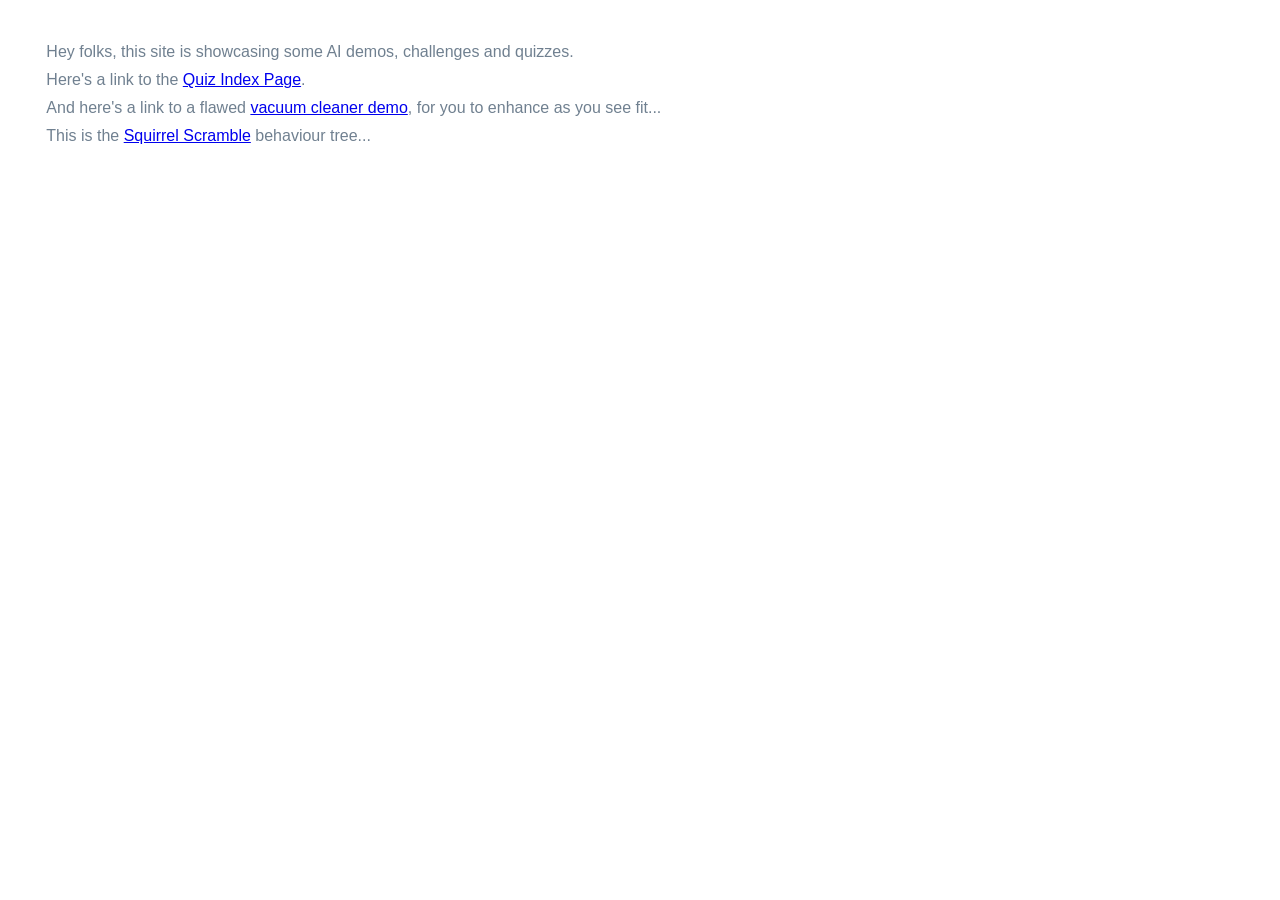
<file: index.html>
<!DOCTYPE html>
<html lang="en">
<head>
<meta charset="UTF-8">
<meta name="viewport" content="width=device-width, initial-scale=1.0">
  
<title>Vibe That AI</title>
<link rel="stylesheet" href="research_style.css">
</head>
<body>
  <h1>Vibe That AI</h1>
  <p>Hey folks, this site is showcasing some AI demos, challenges and quizzes.</p>
  <p>Here's a link to the <a href="quiz-index.html" target="_blank">Quiz Index Page</a>.</p>
  <p>And here's a link to a flawed <a href="https://ffsilvasurfa.github.io/VibePlay/" target="_blank">vacuum cleaner demo</a>, for you to enhance as you see fit...</p>
  <p>This is the <a href="squirrelscramble.html" target ="_blank">Squirrel Scramble</a> behaviour tree...</p>
</body>
</html>
</file>
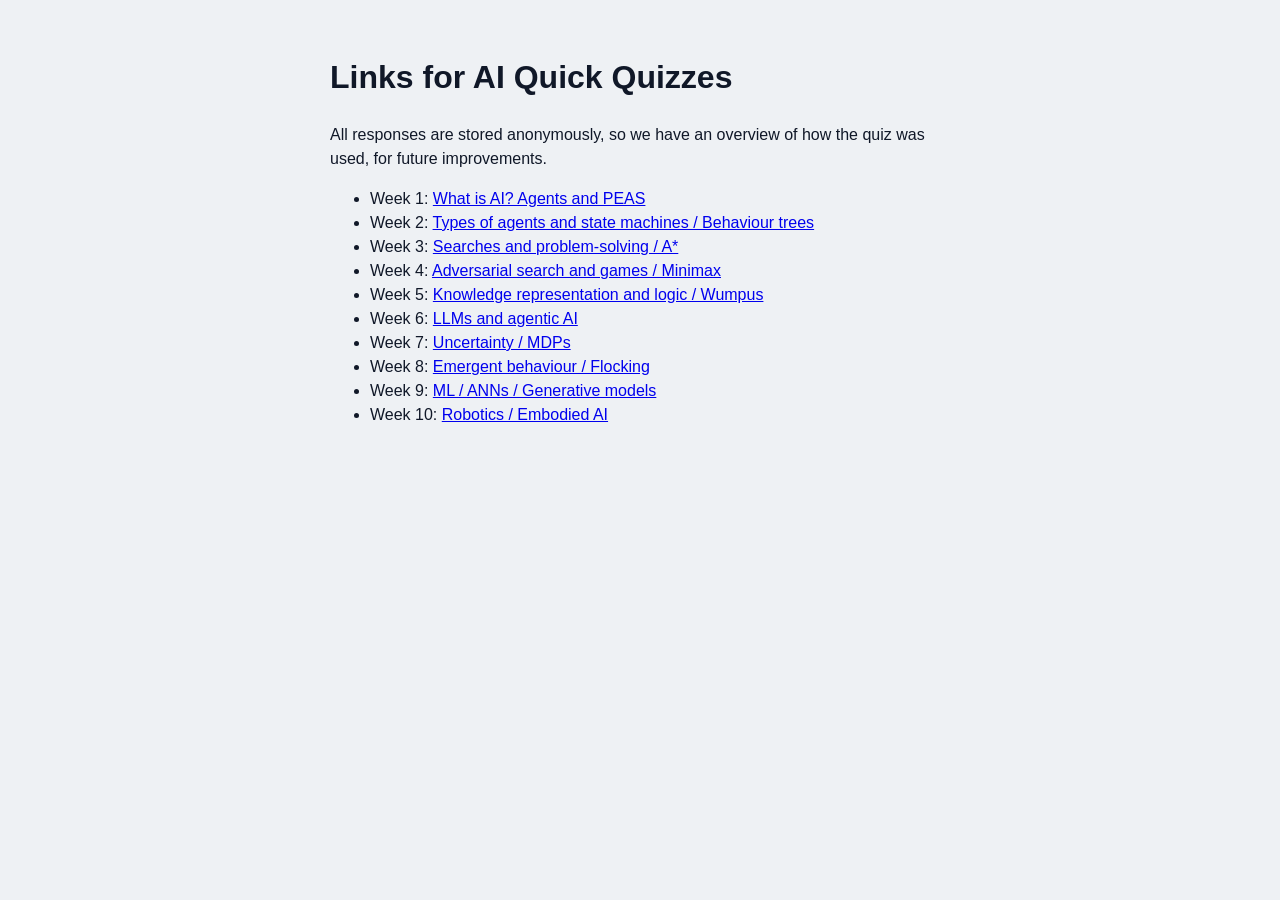
<file: quiz-index.html>
<!DOCTYPE html>
<html lang="en">
<head>
<meta charset="UTF-8">
<meta name="viewport" content="width=device-width, initial-scale=1.0">
<title>Quiz Links</title>
<style>
  :root{
    --bg:#EEF1F4;
    --surface:#FFFFFF;
    --ink:#101828;
    --ink-soft:#475467;
    --accent:#0F766E;
    --accent-soft:#E4F3F1;
    --danger:#B42318;
    --danger-soft:#FBEAE8;
    --border:#D0D5DD;
  }
  *{box-sizing:border-box;}
  @media (prefers-reduced-motion: reduce){
    *{animation:none !important; transition:none !important;}
  }
  body{
    margin:0;
    background:var(--bg);
    color:var(--ink);
    font-family:-apple-system,BlinkMacSystemFont,"Segoe UI",Roboto,sans-serif;
    line-height:1.5;
    min-height:100vh;
    display:flex;
    justify-content:center;
    padding:32px 16px 64px;
  }
  .wrap{ width:100%; max-width:620px; }


</style>
</head>
<body>
  <div class="wrap">
    <h1>Links for AI Quick Quizzes</h1>
    <p>All responses are stored anonymously, so we have an overview of how the quiz was used, for future improvements.  </p>

  <ul>
    <li>Week 1: <a href="https://ffsilvasurfa.github.io/VibeThatAI/quiz-week1.html" target="_blank">What is AI? Agents and PEAS</a> </li>
    <li>Week 2: <a href="https://ffsilvasurfa.github.io/VibeThatAI/quiz-week2.html" target="_blank">Types of agents and state machines / Behaviour trees</a> </li>
    <li>Week 3: <a href="https://ffsilvasurfa.github.io/VibeThatAI/quiz-week3.html" target="_blank">Searches and problem-solving / A*</a> </li>
    <li>Week 4: <a href="https://ffsilvasurfa.github.io/VibeThatAI/quiz-week4.html" target="_blank">Adversarial search and games / Minimax</a> </li>
    <li>Week 5: <a href="https://ffsilvasurfa.github.io/VibeThatAI/quiz-week5.html" target="_blank">Knowledge representation and logic / Wumpus</a> </li>
    <li>Week 6: <a href="https://ffsilvasurfa.github.io/VibeThatAI/quiz-week6.html" target="_blank">LLMs and agentic AI</a> </li>
    <li>Week 7: <a href="https://ffsilvasurfa.github.io/VibeThatAI/quiz-week7.html" target="_blank">Uncertainty / MDPs</a> </li>
    <li>Week 8: <a href="https://ffsilvasurfa.github.io/VibeThatAI/quiz-week8.html" target="_blank">Emergent behaviour / Flocking</a> </li>
    <li>Week 9: <a href="https://ffsilvasurfa.github.io/VibeThatAI/quiz-week9.html" target="_blank">ML / ANNs / Generative models</a> </li>
    <li>Week 10: <a href="https://ffsilvasurfa.github.io/VibeThatAI/quiz-week10.html" target="_blank">Robotics / Embodied AI</a> </li>
  </ul>
</div>

</body>
</html>
</file>
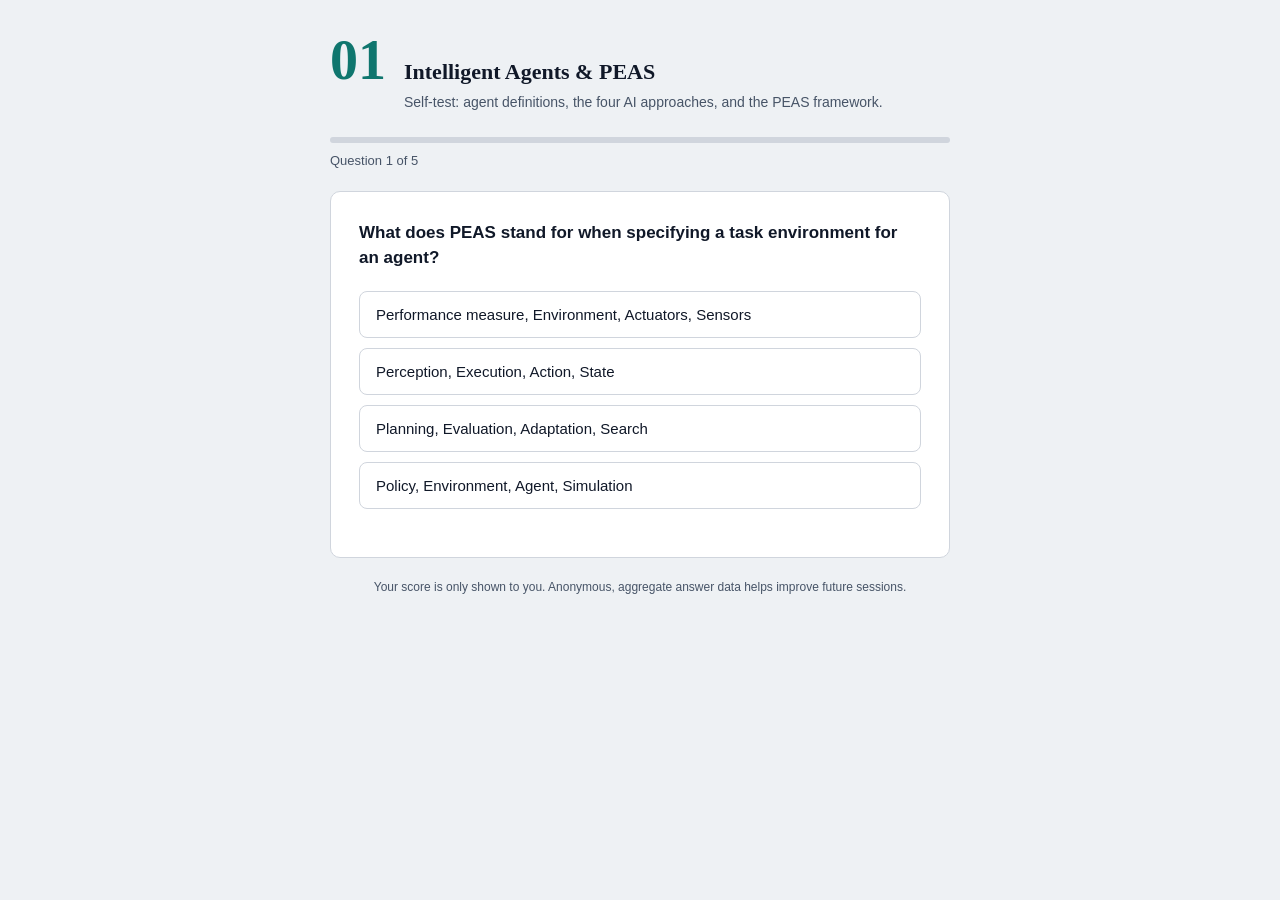
<file: quiz-week1.html>
<!DOCTYPE html>
<html lang="en">
<head>
<meta charset="UTF-8">
<meta name="viewport" content="width=device-width, initial-scale=1.0">
<title>Week 1 Self-Test — Intelligent Agents & PEAS</title>
<style>
  :root{
    --bg:#EEF1F4;
    --surface:#FFFFFF;
    --ink:#101828;
    --ink-soft:#475467;
    --accent:#0F766E;
    --accent-soft:#E4F3F1;
    --danger:#B42318;
    --danger-soft:#FBEAE8;
    --border:#D0D5DD;
  }
  *{box-sizing:border-box;}
  @media (prefers-reduced-motion: reduce){
    *{animation:none !important; transition:none !important;}
  }
  body{
    margin:0;
    background:var(--bg);
    color:var(--ink);
    font-family:-apple-system,BlinkMacSystemFont,"Segoe UI",Roboto,sans-serif;
    line-height:1.5;
    min-height:100vh;
    display:flex;
    justify-content:center;
    padding:32px 16px 64px;
  }
  .wrap{ width:100%; max-width:620px; }
  header{
    display:flex;
    align-items:baseline;
    gap:18px;
    margin-bottom:24px;
  }
  .week-num{
    font-family:Georgia,"Iowan Old Style",serif;
    font-size:56px;
    font-weight:600;
    color:var(--accent);
    line-height:1;
  }
  .head-text h1{
    font-family:Georgia,"Iowan Old Style",serif;
    font-size:22px;
    margin:0 0 4px;
  }
  .head-text p{
    margin:0;
    color:var(--ink-soft);
    font-size:14px;
  }
  .progress-track{
    height:6px;
    background:var(--border);
    border-radius:3px;
    overflow:hidden;
    margin-bottom:8px;
  }
  .progress-fill{
    height:100%;
    background:var(--accent);
    width:0%;
    transition:width .3s ease;
  }
  .progress-label{
    font-size:13px;
    color:var(--ink-soft);
    margin-bottom:20px;
  }
  .card{
    background:var(--surface);
    border:1px solid var(--border);
    border-radius:10px;
    padding:28px;
  }
  .prompt{
    font-size:17px;
    font-weight:600;
    margin:0 0 20px;
  }
  .option{
    display:block;
    width:100%;
    text-align:left;
    padding:14px 16px;
    margin-bottom:10px;
    background:var(--surface);
    border:1px solid var(--border);
    border-radius:8px;
    font-size:15px;
    color:var(--ink);
    cursor:pointer;
    font-family:inherit;
  }
  .option:hover:not(:disabled){ border-color:var(--accent); }
  .option:focus-visible{ outline:3px solid var(--accent); outline-offset:2px; }
  .option.correct{ background:var(--accent-soft); border-color:var(--accent); }
  .option.incorrect{ background:var(--danger-soft); border-color:var(--danger); }
  .option:disabled{ cursor:default; }
  .feedback{
    margin-top:16px;
    padding:14px 16px;
    border-radius:8px;
    font-size:14px;
    display:none;
  }
  .feedback.show{ display:block; }
  .feedback.correct-fb{ background:var(--accent-soft); color:#0B4F49; }
  .feedback.incorrect-fb{ background:var(--danger-soft); color:#7A1913; }
  .feedback strong{ display:block; margin-bottom:4px; }
  .actions{ margin-top:20px; display:flex; justify-content:flex-end; }
  button.next{
    background:var(--accent);
    color:#fff;
    border:none;
    padding:11px 22px;
    border-radius:8px;
    font-size:15px;
    font-weight:600;
    cursor:pointer;
    display:none;
    font-family:inherit;
  }
  button.next.show{ display:inline-block; }
  button.next:focus-visible{ outline:3px solid var(--ink); outline-offset:2px; }
  .summary{ text-align:center; }
  .summary .score{
    font-family:Georgia,"Iowan Old Style",serif;
    font-size:48px;
    color:var(--accent);
    margin:8px 0;
  }
  .retake{
    margin-top:20px;
    background:none;
    border:1px solid var(--border);
    padding:10px 18px;
    border-radius:8px;
    font-size:14px;
    cursor:pointer;
    font-family:inherit;
    color:var(--ink);
  }
  footer{
    margin-top:20px;
    font-size:12px;
    color:var(--ink-soft);
    text-align:center;
  }
</style>
</head>
<body>
<div class="wrap">
  <header>
    <div class="week-num" id="weekNum">01</div>
    <div class="head-text">
      <h1 id="quizTitle">Loading…</h1>
      <p id="quizDesc"></p>
    </div>
  </header>

  <div class="progress-track"><div class="progress-fill" id="progressFill"></div></div>
  <div class="progress-label" id="progressLabel"></div>

  <div class="card" id="card"></div>

  <footer>Your score is only shown to you. Anonymous, aggregate answer data helps improve future sessions.</footer>
</div>

<script>
// ---- CONFIG: swap this object per week, keep the engine below unchanged ----
const QUIZ_CONFIG = {
  week: "week1",
  weekLabel: "01",
  title: "Intelligent Agents & PEAS",
  description: "Self-test: agent definitions, the four AI approaches, and the PEAS framework.",
  // Paste your Apps Script /exec URL here once deployed. Leave blank to disable stats posting.
  scriptUrl: "https://script.google.com/macros/s/AKfycbztDBCGXWrFKII5lmecQ2cvsmb38-Ve0CCwHb6rxu-AxPf2F5vC51dmT9HVrNJ2/exec",
  questions: [
    {
      id: "q1",
      prompt: "What does PEAS stand for when specifying a task environment for an agent?",
      options: [
        { id: "a", text: "Performance measure, Environment, Actuators, Sensors" },
        { id: "b", text: "Perception, Execution, Action, State" },
        { id: "c", text: "Planning, Evaluation, Adaptation, Search" },
        { id: "d", text: "Policy, Environment, Agent, Simulation" }
      ],
      correct: "a",
      explanation: "PEAS defines a task environment: what success looks like (Performance measure), what the agent operates in (Environment), how it acts (Actuators), and how it perceives (Sensors)."
    },
    {
      id: "q2",
      prompt: "An agent that chooses the action expected to maximise its performance measure, given what it knows, is described as acting:",
      options: [
        { id: "a", text: "Humanly" },
        { id: "b", text: "Rationally" },
        { id: "c", text: "Logically only" },
        { id: "d", text: "Randomly" }
      ],
      correct: "b",
      explanation: "Rational action maximises expected performance given available information — not necessarily mimicking human behaviour or following strict logic."
    },
    {
      id: "q3",
      prompt: "Which of the four classic AI approaches does the Turing Test most directly relate to?",
      options: [
        { id: "a", text: "Thinking rationally" },
        { id: "b", text: "Acting rationally" },
        { id: "c", text: "Acting humanly" },
        { id: "d", text: "Thinking humanly" }
      ],
      correct: "c",
      explanation: "The Turing Test checks whether a machine's behaviour is indistinguishable from a human's — a behavioural test of acting humanly, not internal reasoning."
    },
    {
      id: "q4",
      prompt: "A key limitation of a simple reflex agent is that it:",
      options: [
        { id: "a", text: "Cannot perceive its environment at all" },
        { id: "b", text: "Requires a full model of environment dynamics" },
        { id: "c", text: "Acts only on the current percept, with no memory of history" },
        { id: "d", text: "Can only operate with one possible action" }
      ],
      correct: "c",
      explanation: "Simple reflex agents map the current percept directly to an action via condition-action rules, ignoring history — which fails in partially observable environments."
    },
    {
      id: "q5",
      prompt: "What distinguishes a model-based reflex agent from a simple reflex agent?",
      options: [
        { id: "a", text: "It maintains internal state tracking aspects of the world it can't currently observe" },
        { id: "b", text: "It always acts randomly to explore" },
        { id: "c", text: "It has no sensors, only actuators" },
        { id: "d", text: "It ignores the current percept entirely" }
      ],
      correct: "a",
      explanation: "Model-based agents keep internal state, updated via a model of how the world evolves, letting them cope with partial observability."
    }
  ]
};
// ---- END CONFIG ----

let current = 0;
let score = 0;
const total = QUIZ_CONFIG.questions.length;

document.getElementById("weekNum").textContent = QUIZ_CONFIG.weekLabel;
document.getElementById("quizTitle").textContent = QUIZ_CONFIG.title;
document.getElementById("quizDesc").textContent = QUIZ_CONFIG.description;

function postResult(questionId, chosen, correct){
  if (!QUIZ_CONFIG.scriptUrl || QUIZ_CONFIG.scriptUrl.startsWith("PASTE_")) return;
  try{
    fetch(QUIZ_CONFIG.scriptUrl, {
      method: "POST",
      mode: "no-cors",
      headers: { "Content-Type": "text/plain" },
      body: JSON.stringify({
        week: QUIZ_CONFIG.week,
        question_id: questionId,
        chosen: chosen,
        correct: correct
      })
    });
  }catch(err){ /* fail silently, stats are best-effort */ }
}

function renderQuestion(){
  const q = QUIZ_CONFIG.questions[current];
  document.getElementById("progressLabel").textContent = `Question ${current+1} of ${total}`;
  document.getElementById("progressFill").style.width = `${(current/total)*100}%`;

  const card = document.getElementById("card");
  card.innerHTML = "";

  const promptEl = document.createElement("p");
  promptEl.className = "prompt";
  promptEl.textContent = q.prompt;
  card.appendChild(promptEl);

  q.options.forEach(opt => {
    const btn = document.createElement("button");
    btn.className = "option";
    btn.textContent = opt.text;
    btn.addEventListener("click", () => selectOption(opt.id, btn));
    card.appendChild(btn);
  });

  const fb = document.createElement("div");
  fb.className = "feedback";
  fb.id = "feedback";
  card.appendChild(fb);

  const actions = document.createElement("div");
  actions.className = "actions";
  const nextBtn = document.createElement("button");
  nextBtn.className = "next";
  nextBtn.id = "nextBtn";
  nextBtn.textContent = current === total - 1 ? "See results" : "Next question";
  nextBtn.addEventListener("click", advance);
  actions.appendChild(nextBtn);
  card.appendChild(actions);
}

function selectOption(chosenId, btnEl){
  const q = QUIZ_CONFIG.questions[current];
  const isCorrect = chosenId === q.correct;
  if (isCorrect) score++;

  document.querySelectorAll(".option").forEach(b => {
    b.disabled = true;
    if (b === btnEl) b.classList.add(isCorrect ? "correct" : "incorrect");
    if (!isCorrect && b.textContent === q.options.find(o => o.id === q.correct).text){
      b.classList.add("correct");
    }
  });

  const fb = document.getElementById("feedback");
  fb.classList.add("show", isCorrect ? "correct-fb" : "incorrect-fb");
  fb.innerHTML = `<strong>${isCorrect ? "Correct." : "Not quite."}</strong>${q.explanation}`;

  document.getElementById("nextBtn").classList.add("show");
  postResult(q.id, chosenId, isCorrect);
}

function advance(){
  current++;
  if (current < total){
    renderQuestion();
  }else{
    showSummary();
  }
}

function showSummary(){
  document.getElementById("progressFill").style.width = "100%";
  document.getElementById("progressLabel").textContent = "Complete";
  const card = document.getElementById("card");
  card.innerHTML = `
    <div class="summary">
      <p>You scored</p>
      <div class="score">${score} / ${total}</div>
      <button class="retake" id="retakeBtn">Retake quiz</button>
    </div>
  `;
  document.getElementById("retakeBtn").addEventListener("click", () => {
    current = 0; score = 0; renderQuestion();
  });
}

renderQuestion();
</script>
</body>
</html>
</file>
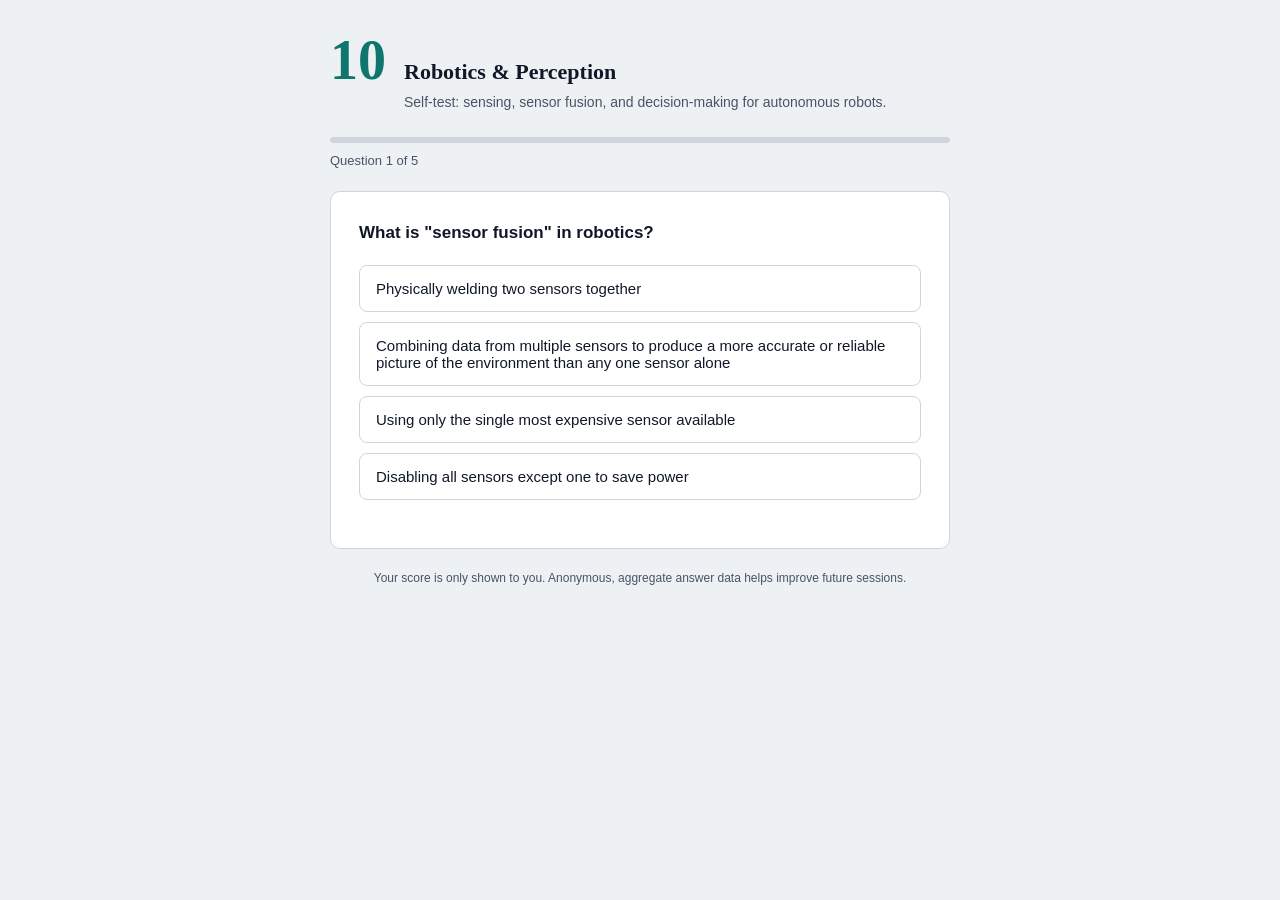
<file: quiz-week10.html>
<!DOCTYPE html>
<html lang="en">
<head>
<meta charset="UTF-8">
<meta name="viewport" content="width=device-width, initial-scale=1.0">
<title>Week 10 Self-Test — Robotics & Perception</title>
<style>
  :root{
    --bg:#EEF1F4;
    --surface:#FFFFFF;
    --ink:#101828;
    --ink-soft:#475467;
    --accent:#0F766E;
    --accent-soft:#E4F3F1;
    --danger:#B42318;
    --danger-soft:#FBEAE8;
    --border:#D0D5DD;
  }
  *{box-sizing:border-box;}
  @media (prefers-reduced-motion: reduce){
    *{animation:none !important; transition:none !important;}
  }
  body{
    margin:0;
    background:var(--bg);
    color:var(--ink);
    font-family:-apple-system,BlinkMacSystemFont,"Segoe UI",Roboto,sans-serif;
    line-height:1.5;
    min-height:100vh;
    display:flex;
    justify-content:center;
    padding:32px 16px 64px;
  }
  .wrap{ width:100%; max-width:620px; }
  header{
    display:flex;
    align-items:baseline;
    gap:18px;
    margin-bottom:24px;
  }
  .week-num{
    font-family:Georgia,"Iowan Old Style",serif;
    font-size:56px;
    font-weight:600;
    color:var(--accent);
    line-height:1;
  }
  .head-text h1{
    font-family:Georgia,"Iowan Old Style",serif;
    font-size:22px;
    margin:0 0 4px;
  }
  .head-text p{
    margin:0;
    color:var(--ink-soft);
    font-size:14px;
  }
  .progress-track{
    height:6px;
    background:var(--border);
    border-radius:3px;
    overflow:hidden;
    margin-bottom:8px;
  }
  .progress-fill{
    height:100%;
    background:var(--accent);
    width:0%;
    transition:width .3s ease;
  }
  .progress-label{
    font-size:13px;
    color:var(--ink-soft);
    margin-bottom:20px;
  }
  .card{
    background:var(--surface);
    border:1px solid var(--border);
    border-radius:10px;
    padding:28px;
  }
  .prompt{
    font-size:17px;
    font-weight:600;
    margin:0 0 20px;
  }
  .option{
    display:block;
    width:100%;
    text-align:left;
    padding:14px 16px;
    margin-bottom:10px;
    background:var(--surface);
    border:1px solid var(--border);
    border-radius:8px;
    font-size:15px;
    color:var(--ink);
    cursor:pointer;
    font-family:inherit;
  }
  .option:hover:not(:disabled){ border-color:var(--accent); }
  .option:focus-visible{ outline:3px solid var(--accent); outline-offset:2px; }
  .option.correct{ background:var(--accent-soft); border-color:var(--accent); }
  .option.incorrect{ background:var(--danger-soft); border-color:var(--danger); }
  .option:disabled{ cursor:default; }
  .feedback{
    margin-top:16px;
    padding:14px 16px;
    border-radius:8px;
    font-size:14px;
    display:none;
  }
  .feedback.show{ display:block; }
  .feedback.correct-fb{ background:var(--accent-soft); color:#0B4F49; }
  .feedback.incorrect-fb{ background:var(--danger-soft); color:#7A1913; }
  .feedback strong{ display:block; margin-bottom:4px; }
  .actions{ margin-top:20px; display:flex; justify-content:flex-end; }
  button.next{
    background:var(--accent);
    color:#fff;
    border:none;
    padding:11px 22px;
    border-radius:8px;
    font-size:15px;
    font-weight:600;
    cursor:pointer;
    display:none;
    font-family:inherit;
  }
  button.next.show{ display:inline-block; }
  button.next:focus-visible{ outline:3px solid var(--ink); outline-offset:2px; }
  .summary{ text-align:center; }
  .summary .score{
    font-family:Georgia,"Iowan Old Style",serif;
    font-size:48px;
    color:var(--accent);
    margin:8px 0;
  }
  .retake{
    margin-top:20px;
    background:none;
    border:1px solid var(--border);
    padding:10px 18px;
    border-radius:8px;
    font-size:14px;
    cursor:pointer;
    font-family:inherit;
    color:var(--ink);
  }
  footer{
    margin-top:20px;
    font-size:12px;
    color:var(--ink-soft);
    text-align:center;
  }
</style>
</head>
<body>
<div class="wrap">
  <header>
    <div class="week-num" id="weekNum">01</div>
    <div class="head-text">
      <h1 id="quizTitle">Loading…</h1>
      <p id="quizDesc"></p>
    </div>
  </header>

  <div class="progress-track"><div class="progress-fill" id="progressFill"></div></div>
  <div class="progress-label" id="progressLabel"></div>

  <div class="card" id="card"></div>

  <footer>Your score is only shown to you. Anonymous, aggregate answer data helps improve future sessions.</footer>
</div>

<script>
// ---- CONFIG: swap this object per week, keep the engine below unchanged ----
const QUIZ_CONFIG = {
  week: "week10",
  weekLabel: "10",
  title: "Robotics & Perception",
  description: "Self-test: sensing, sensor fusion, and decision-making for autonomous robots.",
  // Paste your Apps Script /exec URL here once deployed. Leave blank to disable stats posting.
  scriptUrl: "PASTE_YOUR_APPS_SCRIPT_WEB_APP_URL_HERE",
  questions: [
    {
      id: "q1",
      prompt: "What is \"sensor fusion\" in robotics?",
      options: [
        { id: "a", text: "Physically welding two sensors together" },
        { id: "b", text: "Combining data from multiple sensors to produce a more accurate or reliable picture of the environment than any one sensor alone" },
        { id: "c", text: "Using only the single most expensive sensor available" },
        { id: "d", text: "Disabling all sensors except one to save power" },
      ],
      correct: "b",
      explanation: "Different sensors have different strengths and failure modes (e.g. a camera vs LiDAR vs IMU); fusing their data compensates for individual weaknesses and gives a more robust estimate of the robot's state and surroundings."
    },
    {
      id: "q2",
      prompt: "In the classic \"sense-plan-act\" robotics pipeline, what happens in the \"sense\" stage?",
      options: [
        { id: "a", text: "The robot decides on a long-term goal" },
        { id: "b", text: "The robot gathers raw information about its environment via sensors" },
        { id: "c", text: "The robot executes a motor command" },
        { id: "d", text: "The robot trains a new neural network from scratch" },
      ],
      correct: "b",
      explanation: "\"Sense\" is the perception stage — gathering raw sensor data — which then feeds into planning (deciding what to do) and acting (executing that decision via actuators)."
    },
    {
      id: "q3",
      prompt: "Which sensor type is most commonly used specifically for measuring distance to obstacles via light pulses?",
      options: [
        { id: "a", text: "LiDAR" },
        { id: "b", text: "A microphone" },
        { id: "c", text: "A thermometer" },
        { id: "d", text: "A barometer" },
      ],
      correct: "a",
      explanation: "LiDAR measures distance by timing reflected light pulses, producing a point-cloud map of nearby surfaces and obstacles — widely used in robotics and autonomous vehicles for depth perception."
    },
    {
      id: "q4",
      prompt: "Why is real-world robotics generally harder than the same task in a simulation?",
      options: [
        { id: "a", text: "Real-world sensors and actuators are noisy, and the environment isn't fully known or controllable in advance" },
        { id: "b", text: "Simulations are always exactly identical to the real world" },
        { id: "c", text: "Real-world robots never need to perceive anything" },
        { id: "d", text: "Physics behaves completely differently in the real world than any simulator could ever represent" },
      ],
      correct: "a",
      explanation: "Real sensors are noisy and imperfect, actuators don't execute commands exactly as intended, and the environment can contain unmodelled surprises — all things a simulation can hide or simplify away."
    },
    {
      id: "q5",
      prompt: "What does it mean when a foundation model is applied to robotics (\"embodied AI\")?",
      options: [
        { id: "a", text: "A large pre-trained model is adapted to help with perception, planning, or control, rather than hand-coding every rule for the robot from scratch" },
        { id: "b", text: "The robot is given a physical body made of the same material as a foundation" },
        { id: "c", text: "All robots must be identical to each other" },
        { id: "d", text: "The robot no longer needs any sensors" },
      ],
      correct: "a",
      explanation: "Embodied AI research increasingly adapts large pre-trained (foundation) models — trained on broad data — to robotic perception and decision-making tasks, rather than building every capability from hand-coded rules for that one robot."
    }
  ]
};
// ---- END CONFIG ----

let current = 0;
let score = 0;
const total = QUIZ_CONFIG.questions.length;

document.getElementById("weekNum").textContent = QUIZ_CONFIG.weekLabel;
document.getElementById("quizTitle").textContent = QUIZ_CONFIG.title;
document.getElementById("quizDesc").textContent = QUIZ_CONFIG.description;

function postResult(questionId, chosen, correct){
  if (!QUIZ_CONFIG.scriptUrl || QUIZ_CONFIG.scriptUrl.startsWith("PASTE_")) return;
  try{
    fetch(QUIZ_CONFIG.scriptUrl, {
      method: "POST",
      mode: "no-cors",
      headers: { "Content-Type": "text/plain" },
      body: JSON.stringify({
        week: QUIZ_CONFIG.week,
        question_id: questionId,
        chosen: chosen,
        correct: correct
      })
    });
  }catch(err){ /* fail silently, stats are best-effort */ }
}

function renderQuestion(){
  const q = QUIZ_CONFIG.questions[current];
  document.getElementById("progressLabel").textContent = `Question ${current+1} of ${total}`;
  document.getElementById("progressFill").style.width = `${(current/total)*100}%`;

  const card = document.getElementById("card");
  card.innerHTML = "";

  const promptEl = document.createElement("p");
  promptEl.className = "prompt";
  promptEl.textContent = q.prompt;
  card.appendChild(promptEl);

  q.options.forEach(opt => {
    const btn = document.createElement("button");
    btn.className = "option";
    btn.textContent = opt.text;
    btn.addEventListener("click", () => selectOption(opt.id, btn));
    card.appendChild(btn);
  });

  const fb = document.createElement("div");
  fb.className = "feedback";
  fb.id = "feedback";
  card.appendChild(fb);

  const actions = document.createElement("div");
  actions.className = "actions";
  const nextBtn = document.createElement("button");
  nextBtn.className = "next";
  nextBtn.id = "nextBtn";
  nextBtn.textContent = current === total - 1 ? "See results" : "Next question";
  nextBtn.addEventListener("click", advance);
  actions.appendChild(nextBtn);
  card.appendChild(actions);
}

function selectOption(chosenId, btnEl){
  const q = QUIZ_CONFIG.questions[current];
  const isCorrect = chosenId === q.correct;
  if (isCorrect) score++;

  document.querySelectorAll(".option").forEach(b => {
    b.disabled = true;
    if (b === btnEl) b.classList.add(isCorrect ? "correct" : "incorrect");
    if (!isCorrect && b.textContent === q.options.find(o => o.id === q.correct).text){
      b.classList.add("correct");
    }
  });

  const fb = document.getElementById("feedback");
  fb.classList.add("show", isCorrect ? "correct-fb" : "incorrect-fb");
  fb.innerHTML = `<strong>${isCorrect ? "Correct." : "Not quite."}</strong>${q.explanation}`;

  document.getElementById("nextBtn").classList.add("show");
  postResult(q.id, chosenId, isCorrect);
}

function advance(){
  current++;
  if (current < total){
    renderQuestion();
  }else{
    showSummary();
  }
}

function showSummary(){
  document.getElementById("progressFill").style.width = "100%";
  document.getElementById("progressLabel").textContent = "Complete";
  const card = document.getElementById("card");
  card.innerHTML = `
    <div class="summary">
      <p>You scored</p>
      <div class="score">${score} / ${total}</div>
      <button class="retake" id="retakeBtn">Retake quiz</button>
    </div>
  `;
  document.getElementById("retakeBtn").addEventListener("click", () => {
    current = 0; score = 0; renderQuestion();
  });
}

renderQuestion();
</script>
</body>
</html>
</file>
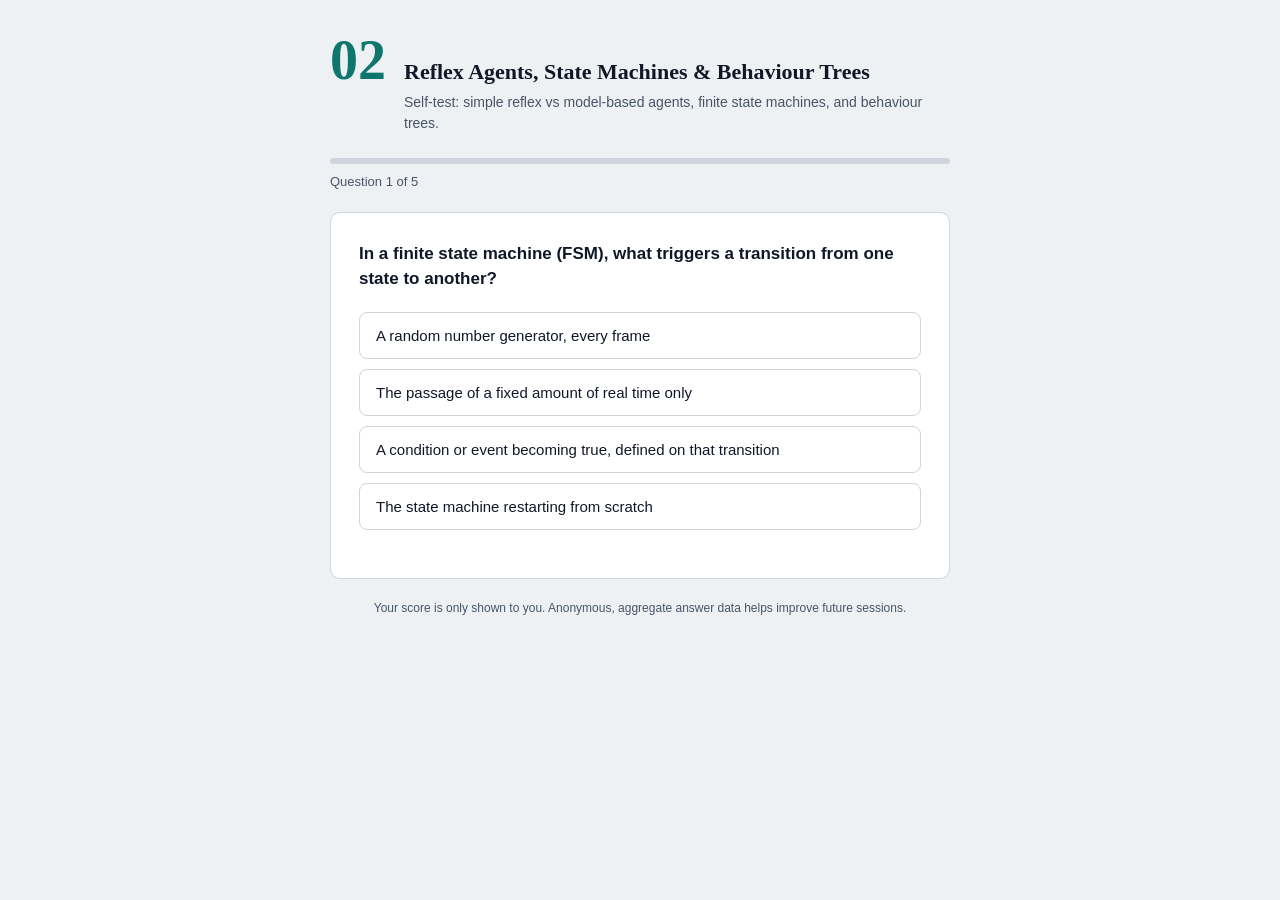
<file: quiz-week2.html>
<!DOCTYPE html>
<html lang="en">
<head>
<meta charset="UTF-8">
<meta name="viewport" content="width=device-width, initial-scale=1.0">
<title>Week 2 Self-Test — Reflex Agents, State Machines & Behaviour Trees</title>
<style>
  :root{
    --bg:#EEF1F4;
    --surface:#FFFFFF;
    --ink:#101828;
    --ink-soft:#475467;
    --accent:#0F766E;
    --accent-soft:#E4F3F1;
    --danger:#B42318;
    --danger-soft:#FBEAE8;
    --border:#D0D5DD;
  }
  *{box-sizing:border-box;}
  @media (prefers-reduced-motion: reduce){
    *{animation:none !important; transition:none !important;}
  }
  body{
    margin:0;
    background:var(--bg);
    color:var(--ink);
    font-family:-apple-system,BlinkMacSystemFont,"Segoe UI",Roboto,sans-serif;
    line-height:1.5;
    min-height:100vh;
    display:flex;
    justify-content:center;
    padding:32px 16px 64px;
  }
  .wrap{ width:100%; max-width:620px; }
  header{
    display:flex;
    align-items:baseline;
    gap:18px;
    margin-bottom:24px;
  }
  .week-num{
    font-family:Georgia,"Iowan Old Style",serif;
    font-size:56px;
    font-weight:600;
    color:var(--accent);
    line-height:1;
  }
  .head-text h1{
    font-family:Georgia,"Iowan Old Style",serif;
    font-size:22px;
    margin:0 0 4px;
  }
  .head-text p{
    margin:0;
    color:var(--ink-soft);
    font-size:14px;
  }
  .progress-track{
    height:6px;
    background:var(--border);
    border-radius:3px;
    overflow:hidden;
    margin-bottom:8px;
  }
  .progress-fill{
    height:100%;
    background:var(--accent);
    width:0%;
    transition:width .3s ease;
  }
  .progress-label{
    font-size:13px;
    color:var(--ink-soft);
    margin-bottom:20px;
  }
  .card{
    background:var(--surface);
    border:1px solid var(--border);
    border-radius:10px;
    padding:28px;
  }
  .prompt{
    font-size:17px;
    font-weight:600;
    margin:0 0 20px;
  }
  .option{
    display:block;
    width:100%;
    text-align:left;
    padding:14px 16px;
    margin-bottom:10px;
    background:var(--surface);
    border:1px solid var(--border);
    border-radius:8px;
    font-size:15px;
    color:var(--ink);
    cursor:pointer;
    font-family:inherit;
  }
  .option:hover:not(:disabled){ border-color:var(--accent); }
  .option:focus-visible{ outline:3px solid var(--accent); outline-offset:2px; }
  .option.correct{ background:var(--accent-soft); border-color:var(--accent); }
  .option.incorrect{ background:var(--danger-soft); border-color:var(--danger); }
  .option:disabled{ cursor:default; }
  .feedback{
    margin-top:16px;
    padding:14px 16px;
    border-radius:8px;
    font-size:14px;
    display:none;
  }
  .feedback.show{ display:block; }
  .feedback.correct-fb{ background:var(--accent-soft); color:#0B4F49; }
  .feedback.incorrect-fb{ background:var(--danger-soft); color:#7A1913; }
  .feedback strong{ display:block; margin-bottom:4px; }
  .actions{ margin-top:20px; display:flex; justify-content:flex-end; }
  button.next{
    background:var(--accent);
    color:#fff;
    border:none;
    padding:11px 22px;
    border-radius:8px;
    font-size:15px;
    font-weight:600;
    cursor:pointer;
    display:none;
    font-family:inherit;
  }
  button.next.show{ display:inline-block; }
  button.next:focus-visible{ outline:3px solid var(--ink); outline-offset:2px; }
  .summary{ text-align:center; }
  .summary .score{
    font-family:Georgia,"Iowan Old Style",serif;
    font-size:48px;
    color:var(--accent);
    margin:8px 0;
  }
  .retake{
    margin-top:20px;
    background:none;
    border:1px solid var(--border);
    padding:10px 18px;
    border-radius:8px;
    font-size:14px;
    cursor:pointer;
    font-family:inherit;
    color:var(--ink);
  }
  footer{
    margin-top:20px;
    font-size:12px;
    color:var(--ink-soft);
    text-align:center;
  }
</style>
</head>
<body>
<div class="wrap">
  <header>
    <div class="week-num" id="weekNum">01</div>
    <div class="head-text">
      <h1 id="quizTitle">Loading…</h1>
      <p id="quizDesc"></p>
    </div>
  </header>

  <div class="progress-track"><div class="progress-fill" id="progressFill"></div></div>
  <div class="progress-label" id="progressLabel"></div>

  <div class="card" id="card"></div>

  <footer>Your score is only shown to you. Anonymous, aggregate answer data helps improve future sessions.</footer>
</div>

<script>
// ---- CONFIG: swap this object per week, keep the engine below unchanged ----
const QUIZ_CONFIG = {
  week: "week2",
  weekLabel: "02",
  title: "Reflex Agents, State Machines & Behaviour Trees",
  description: "Self-test: simple reflex vs model-based agents, finite state machines, and behaviour trees.",
  // Paste your Apps Script /exec URL here once deployed. Leave blank to disable stats posting.
  scriptUrl: "https://script.google.com/macros/s/AKfycbztDBCGXWrFKII5lmecQ2cvsmb38-Ve0CCwHb6rxu-AxPf2F5vC51dmT9HVrNJ2/exec",
  questions: [
    {
      id: "q1",
      prompt: "In a finite state machine (FSM), what triggers a transition from one state to another?",
      options: [
        { id: "a", text: "A random number generator, every frame" },
        { id: "b", text: "The passage of a fixed amount of real time only" },
        { id: "c", text: "A condition or event becoming true, defined on that transition" },
        { id: "d", text: "The state machine restarting from scratch" },
      ],
      correct: "c",
      explanation: "Transitions fire when their guard condition or triggering event becomes true — e.g. \"health < 20%\" moving an NPC from Patrol to Flee."
    },
    {
      id: "q2",
      prompt: "What is the main scalability problem large FSMs run into as more states and behaviours are added?",
      options: [
        { id: "a", text: "FSMs cannot represent more than two states" },
        { id: "b", text: "The number of transitions can grow rapidly, making the machine hard to read and maintain" },
        { id: "c", text: "FSMs require a neural network to run" },
        { id: "d", text: "States can no longer have any actions attached" },
      ],
      correct: "b",
      explanation: "Every new state potentially needs transitions to and from many existing states, so the transition graph can grow much faster than the state count — often called \"state explosion\"."
    },
    {
      id: "q3",
      prompt: "In a behaviour tree, what does a Sequence node do?",
      options: [
        { id: "a", text: "Runs all of its children at the same time" },
        { id: "b", text: "Picks one child at random and runs only that one" },
        { id: "c", text: "Runs its children in order, and fails as soon as one child fails" },
        { id: "d", text: "Runs its children in order, and succeeds as soon as one child succeeds" },
      ],
      correct: "c",
      explanation: "A Sequence succeeds only if every child succeeds, in order — it's the behaviour-tree equivalent of a logical AND, and stops (fails) at the first failing child."
    },
    {
      id: "q4",
      prompt: "What does a Selector (sometimes called a Fallback) node do in a behaviour tree?",
      options: [
        { id: "a", text: "Tries each child in order and succeeds as soon as one child succeeds" },
        { id: "b", text: "Requires all children to succeed before it succeeds" },
        { id: "c", text: "Always executes every child regardless of outcome" },
        { id: "d", text: "Deletes failed children from the tree" },
      ],
      correct: "a",
      explanation: "A Selector is the behaviour-tree equivalent of a logical OR: it tries children in order and stops (succeeds) at the first one that succeeds, falling back to the next option otherwise."
    },
    {
      id: "q5",
      prompt: "Why do many game AI systems prefer behaviour trees over one large hand-built FSM?",
      options: [
        { id: "a", text: "Behaviour trees can't be edited by designers" },
        { id: "b", text: "Behaviour trees only work for two-state agents" },
        { id: "c", text: "Behaviour trees don't need any conditions at all" },
        { id: "d", text: "Behaviour trees are modular — subtrees can be reused and recombined without redrawing a whole transition graph" },
      ],
      correct: "d",
      explanation: "Because behaviour trees compose from small reusable subtrees, adding new behaviour is more like plugging in a new branch than redesigning the whole transition graph, which is what makes them scale better in practice."
    }
  ]
};
// ---- END CONFIG ----

let current = 0;
let score = 0;
const total = QUIZ_CONFIG.questions.length;

document.getElementById("weekNum").textContent = QUIZ_CONFIG.weekLabel;
document.getElementById("quizTitle").textContent = QUIZ_CONFIG.title;
document.getElementById("quizDesc").textContent = QUIZ_CONFIG.description;

function postResult(questionId, chosen, correct){
  if (!QUIZ_CONFIG.scriptUrl || QUIZ_CONFIG.scriptUrl.startsWith("PASTE_")) return;
  try{
    fetch(QUIZ_CONFIG.scriptUrl, {
      method: "POST",
      mode: "no-cors",
      headers: { "Content-Type": "text/plain" },
      body: JSON.stringify({
        week: QUIZ_CONFIG.week,
        question_id: questionId,
        chosen: chosen,
        correct: correct
      })
    });
  }catch(err){ /* fail silently, stats are best-effort */ }
}

function renderQuestion(){
  const q = QUIZ_CONFIG.questions[current];
  document.getElementById("progressLabel").textContent = `Question ${current+1} of ${total}`;
  document.getElementById("progressFill").style.width = `${(current/total)*100}%`;

  const card = document.getElementById("card");
  card.innerHTML = "";

  const promptEl = document.createElement("p");
  promptEl.className = "prompt";
  promptEl.textContent = q.prompt;
  card.appendChild(promptEl);

  q.options.forEach(opt => {
    const btn = document.createElement("button");
    btn.className = "option";
    btn.textContent = opt.text;
    btn.addEventListener("click", () => selectOption(opt.id, btn));
    card.appendChild(btn);
  });

  const fb = document.createElement("div");
  fb.className = "feedback";
  fb.id = "feedback";
  card.appendChild(fb);

  const actions = document.createElement("div");
  actions.className = "actions";
  const nextBtn = document.createElement("button");
  nextBtn.className = "next";
  nextBtn.id = "nextBtn";
  nextBtn.textContent = current === total - 1 ? "See results" : "Next question";
  nextBtn.addEventListener("click", advance);
  actions.appendChild(nextBtn);
  card.appendChild(actions);
}

function selectOption(chosenId, btnEl){
  const q = QUIZ_CONFIG.questions[current];
  const isCorrect = chosenId === q.correct;
  if (isCorrect) score++;

  document.querySelectorAll(".option").forEach(b => {
    b.disabled = true;
    if (b === btnEl) b.classList.add(isCorrect ? "correct" : "incorrect");
    if (!isCorrect && b.textContent === q.options.find(o => o.id === q.correct).text){
      b.classList.add("correct");
    }
  });

  const fb = document.getElementById("feedback");
  fb.classList.add("show", isCorrect ? "correct-fb" : "incorrect-fb");
  fb.innerHTML = `<strong>${isCorrect ? "Correct." : "Not quite."}</strong>${q.explanation}`;

  document.getElementById("nextBtn").classList.add("show");
  postResult(q.id, chosenId, isCorrect);
}

function advance(){
  current++;
  if (current < total){
    renderQuestion();
  }else{
    showSummary();
  }
}

function showSummary(){
  document.getElementById("progressFill").style.width = "100%";
  document.getElementById("progressLabel").textContent = "Complete";
  const card = document.getElementById("card");
  card.innerHTML = `
    <div class="summary">
      <p>You scored</p>
      <div class="score">${score} / ${total}</div>
      <button class="retake" id="retakeBtn">Retake quiz</button>
    </div>
  `;
  document.getElementById("retakeBtn").addEventListener("click", () => {
    current = 0; score = 0; renderQuestion();
  });
}

renderQuestion();
</script>
</body>
</html>
</file>
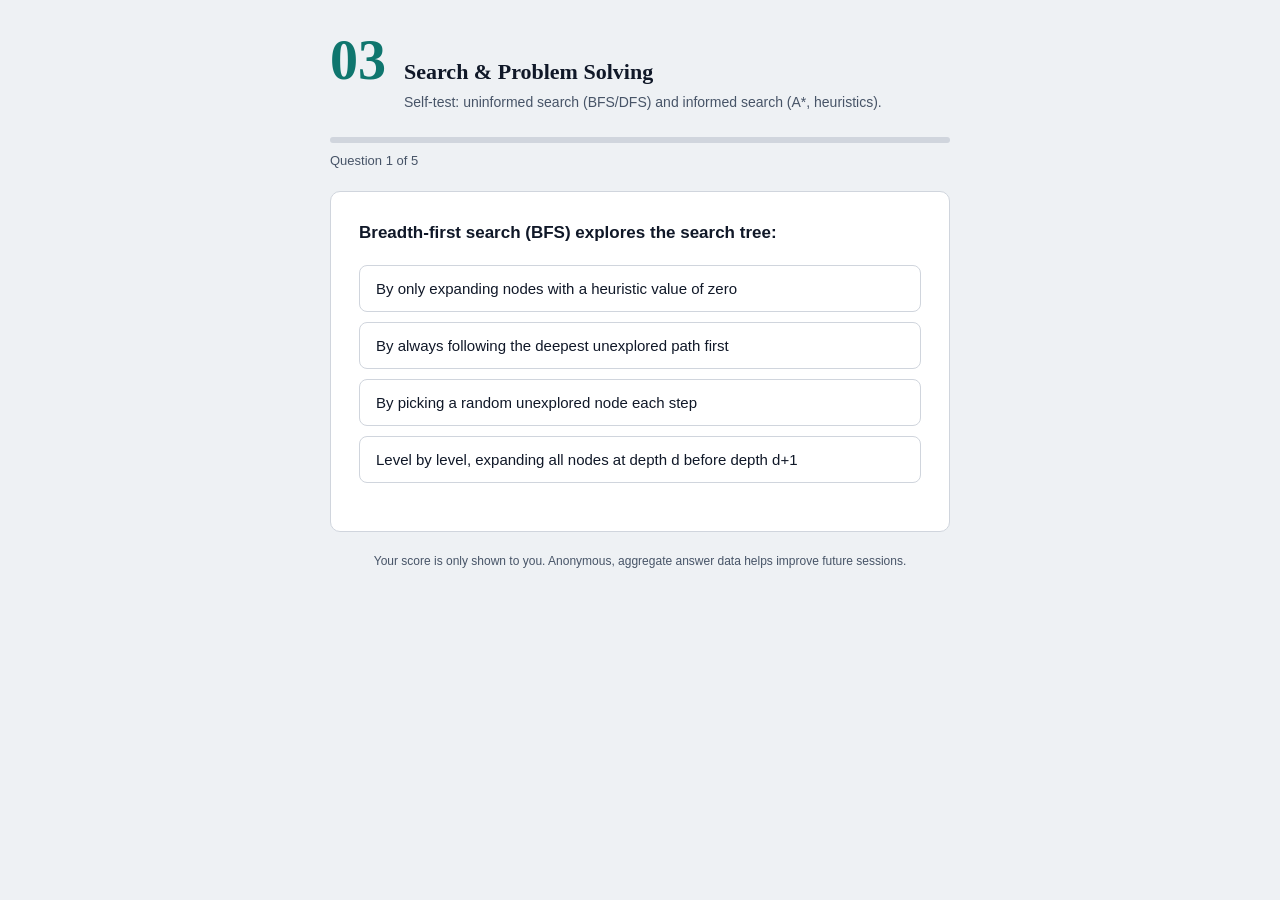
<file: quiz-week3.html>
<!DOCTYPE html>
<html lang="en">
<head>
<meta charset="UTF-8">
<meta name="viewport" content="width=device-width, initial-scale=1.0">
<title>Week 3 Self-Test — Search & Problem Solving</title>
<style>
  :root{
    --bg:#EEF1F4;
    --surface:#FFFFFF;
    --ink:#101828;
    --ink-soft:#475467;
    --accent:#0F766E;
    --accent-soft:#E4F3F1;
    --danger:#B42318;
    --danger-soft:#FBEAE8;
    --border:#D0D5DD;
  }
  *{box-sizing:border-box;}
  @media (prefers-reduced-motion: reduce){
    *{animation:none !important; transition:none !important;}
  }
  body{
    margin:0;
    background:var(--bg);
    color:var(--ink);
    font-family:-apple-system,BlinkMacSystemFont,"Segoe UI",Roboto,sans-serif;
    line-height:1.5;
    min-height:100vh;
    display:flex;
    justify-content:center;
    padding:32px 16px 64px;
  }
  .wrap{ width:100%; max-width:620px; }
  header{
    display:flex;
    align-items:baseline;
    gap:18px;
    margin-bottom:24px;
  }
  .week-num{
    font-family:Georgia,"Iowan Old Style",serif;
    font-size:56px;
    font-weight:600;
    color:var(--accent);
    line-height:1;
  }
  .head-text h1{
    font-family:Georgia,"Iowan Old Style",serif;
    font-size:22px;
    margin:0 0 4px;
  }
  .head-text p{
    margin:0;
    color:var(--ink-soft);
    font-size:14px;
  }
  .progress-track{
    height:6px;
    background:var(--border);
    border-radius:3px;
    overflow:hidden;
    margin-bottom:8px;
  }
  .progress-fill{
    height:100%;
    background:var(--accent);
    width:0%;
    transition:width .3s ease;
  }
  .progress-label{
    font-size:13px;
    color:var(--ink-soft);
    margin-bottom:20px;
  }
  .card{
    background:var(--surface);
    border:1px solid var(--border);
    border-radius:10px;
    padding:28px;
  }
  .prompt{
    font-size:17px;
    font-weight:600;
    margin:0 0 20px;
  }
  .option{
    display:block;
    width:100%;
    text-align:left;
    padding:14px 16px;
    margin-bottom:10px;
    background:var(--surface);
    border:1px solid var(--border);
    border-radius:8px;
    font-size:15px;
    color:var(--ink);
    cursor:pointer;
    font-family:inherit;
  }
  .option:hover:not(:disabled){ border-color:var(--accent); }
  .option:focus-visible{ outline:3px solid var(--accent); outline-offset:2px; }
  .option.correct{ background:var(--accent-soft); border-color:var(--accent); }
  .option.incorrect{ background:var(--danger-soft); border-color:var(--danger); }
  .option:disabled{ cursor:default; }
  .feedback{
    margin-top:16px;
    padding:14px 16px;
    border-radius:8px;
    font-size:14px;
    display:none;
  }
  .feedback.show{ display:block; }
  .feedback.correct-fb{ background:var(--accent-soft); color:#0B4F49; }
  .feedback.incorrect-fb{ background:var(--danger-soft); color:#7A1913; }
  .feedback strong{ display:block; margin-bottom:4px; }
  .actions{ margin-top:20px; display:flex; justify-content:flex-end; }
  button.next{
    background:var(--accent);
    color:#fff;
    border:none;
    padding:11px 22px;
    border-radius:8px;
    font-size:15px;
    font-weight:600;
    cursor:pointer;
    display:none;
    font-family:inherit;
  }
  button.next.show{ display:inline-block; }
  button.next:focus-visible{ outline:3px solid var(--ink); outline-offset:2px; }
  .summary{ text-align:center; }
  .summary .score{
    font-family:Georgia,"Iowan Old Style",serif;
    font-size:48px;
    color:var(--accent);
    margin:8px 0;
  }
  .retake{
    margin-top:20px;
    background:none;
    border:1px solid var(--border);
    padding:10px 18px;
    border-radius:8px;
    font-size:14px;
    cursor:pointer;
    font-family:inherit;
    color:var(--ink);
  }
  footer{
    margin-top:20px;
    font-size:12px;
    color:var(--ink-soft);
    text-align:center;
  }
</style>
</head>
<body>
<div class="wrap">
  <header>
    <div class="week-num" id="weekNum">01</div>
    <div class="head-text">
      <h1 id="quizTitle">Loading…</h1>
      <p id="quizDesc"></p>
    </div>
  </header>

  <div class="progress-track"><div class="progress-fill" id="progressFill"></div></div>
  <div class="progress-label" id="progressLabel"></div>

  <div class="card" id="card"></div>

  <footer>Your score is only shown to you. Anonymous, aggregate answer data helps improve future sessions.</footer>
</div>

<script>
// ---- CONFIG: swap this object per week, keep the engine below unchanged ----
const QUIZ_CONFIG = {
  week: "week3",
  weekLabel: "03",
  title: "Search & Problem Solving",
  description: "Self-test: uninformed search (BFS/DFS) and informed search (A*, heuristics).",
  // Paste your Apps Script /exec URL here once deployed. Leave blank to disable stats posting.
  scriptUrl: "https://script.google.com/macros/s/AKfycbztDBCGXWrFKII5lmecQ2cvsmb38-Ve0CCwHb6rxu-AxPf2F5vC51dmT9HVrNJ2/exec",
  questions: [
    {
      id: "q1",
      prompt: "Breadth-first search (BFS) explores the search tree:",
      options: [
        { id: "a", text: "By only expanding nodes with a heuristic value of zero" },
        { id: "b", text: "By always following the deepest unexplored path first" },
        { id: "c", text: "By picking a random unexplored node each step" },
        { id: "d", text: "Level by level, expanding all nodes at depth d before depth d+1" },
      ],
      correct: "d",
      explanation: "BFS expands nodes in order of increasing depth, which is why it's guaranteed to find a shallowest solution first (and is optimal when all step costs are equal)."
    },
    {
      id: "q2",
      prompt: "What is the main practical drawback of depth-first search (DFS) compared to BFS?",
      options: [
        { id: "a", text: "DFS cannot be implemented with a stack" },
        { id: "b", text: "DFS is not complete in infinite or very deep search spaces — it can go down a bad path forever" },
        { id: "c", text: "DFS always uses more memory than BFS" },
        { id: "d", text: "DFS cannot be used for any pathfinding problem" },
      ],
      correct: "b",
      explanation: "DFS can commit to a very deep (or infinite) branch and never find a shallower solution, so without a depth limit it isn't guaranteed to terminate with a solution."
    },
    {
      id: "q3",
      prompt: "In A* search, what does the evaluation function f(n) = g(n) + h(n) represent?",
      options: [
        { id: "a", text: "g(n) is the heuristic estimate, h(n) is the cost so far" },
        { id: "b", text: "g(n) is the cost so far to reach n, h(n) is the estimated cost from n to the goal" },
        { id: "c", text: "f(n) is always equal to zero at the goal node" },
        { id: "d", text: "g(n) and h(n) are always the same value" },
      ],
      correct: "b",
      explanation: "A* combines the known cost so far (g) with an estimate of the remaining cost (h) to decide which node to expand next, balancing \"cost paid\" against \"cost still expected\"."
    },
    {
      id: "q4",
      prompt: "For A* to be guaranteed to find an optimal (shortest) path, its heuristic must be:",
      options: [
        { id: "a", text: "Admissible — never overestimate the true remaining cost to the goal" },
        { id: "b", text: "As large as possible, regardless of accuracy" },
        { id: "c", text: "Equal to zero for every node" },
        { id: "d", text: "Randomly assigned each run" },
      ],
      correct: "a",
      explanation: "An admissible heuristic never overestimates the true cost to the goal, which prevents A* from being misled into skipping a genuinely better path."
    },
    {
      id: "q5",
      prompt: "For pathfinding on a grid where movement is restricted to four directions (no diagonals), which heuristic is most commonly used for A*?",
      options: [
        { id: "a", text: "Manhattan distance (sum of horizontal and vertical distance)" },
        { id: "b", text: "Straight-line Euclidean distance only" },
        { id: "c", text: "A constant value of 1 for every node" },
        { id: "d", text: "The total number of nodes in the grid" },
      ],
      correct: "a",
      explanation: "Manhattan distance matches the actual movement rules (only horizontal/vertical steps), so it stays admissible and gives A* a tighter, more accurate estimate than Euclidean distance would in a four-directional grid."
    }
  ]
};
// ---- END CONFIG ----

let current = 0;
let score = 0;
const total = QUIZ_CONFIG.questions.length;

document.getElementById("weekNum").textContent = QUIZ_CONFIG.weekLabel;
document.getElementById("quizTitle").textContent = QUIZ_CONFIG.title;
document.getElementById("quizDesc").textContent = QUIZ_CONFIG.description;

function postResult(questionId, chosen, correct){
  if (!QUIZ_CONFIG.scriptUrl || QUIZ_CONFIG.scriptUrl.startsWith("PASTE_")) return;
  try{
    fetch(QUIZ_CONFIG.scriptUrl, {
      method: "POST",
      mode: "no-cors",
      headers: { "Content-Type": "text/plain" },
      body: JSON.stringify({
        week: QUIZ_CONFIG.week,
        question_id: questionId,
        chosen: chosen,
        correct: correct
      })
    });
  }catch(err){ /* fail silently, stats are best-effort */ }
}

function renderQuestion(){
  const q = QUIZ_CONFIG.questions[current];
  document.getElementById("progressLabel").textContent = `Question ${current+1} of ${total}`;
  document.getElementById("progressFill").style.width = `${(current/total)*100}%`;

  const card = document.getElementById("card");
  card.innerHTML = "";

  const promptEl = document.createElement("p");
  promptEl.className = "prompt";
  promptEl.textContent = q.prompt;
  card.appendChild(promptEl);

  q.options.forEach(opt => {
    const btn = document.createElement("button");
    btn.className = "option";
    btn.textContent = opt.text;
    btn.addEventListener("click", () => selectOption(opt.id, btn));
    card.appendChild(btn);
  });

  const fb = document.createElement("div");
  fb.className = "feedback";
  fb.id = "feedback";
  card.appendChild(fb);

  const actions = document.createElement("div");
  actions.className = "actions";
  const nextBtn = document.createElement("button");
  nextBtn.className = "next";
  nextBtn.id = "nextBtn";
  nextBtn.textContent = current === total - 1 ? "See results" : "Next question";
  nextBtn.addEventListener("click", advance);
  actions.appendChild(nextBtn);
  card.appendChild(actions);
}

function selectOption(chosenId, btnEl){
  const q = QUIZ_CONFIG.questions[current];
  const isCorrect = chosenId === q.correct;
  if (isCorrect) score++;

  document.querySelectorAll(".option").forEach(b => {
    b.disabled = true;
    if (b === btnEl) b.classList.add(isCorrect ? "correct" : "incorrect");
    if (!isCorrect && b.textContent === q.options.find(o => o.id === q.correct).text){
      b.classList.add("correct");
    }
  });

  const fb = document.getElementById("feedback");
  fb.classList.add("show", isCorrect ? "correct-fb" : "incorrect-fb");
  fb.innerHTML = `<strong>${isCorrect ? "Correct." : "Not quite."}</strong>${q.explanation}`;

  document.getElementById("nextBtn").classList.add("show");
  postResult(q.id, chosenId, isCorrect);
}

function advance(){
  current++;
  if (current < total){
    renderQuestion();
  }else{
    showSummary();
  }
}

function showSummary(){
  document.getElementById("progressFill").style.width = "100%";
  document.getElementById("progressLabel").textContent = "Complete";
  const card = document.getElementById("card");
  card.innerHTML = `
    <div class="summary">
      <p>You scored</p>
      <div class="score">${score} / ${total}</div>
      <button class="retake" id="retakeBtn">Retake quiz</button>
    </div>
  `;
  document.getElementById("retakeBtn").addEventListener("click", () => {
    current = 0; score = 0; renderQuestion();
  });
}

renderQuestion();
</script>
</body>
</html>
</file>
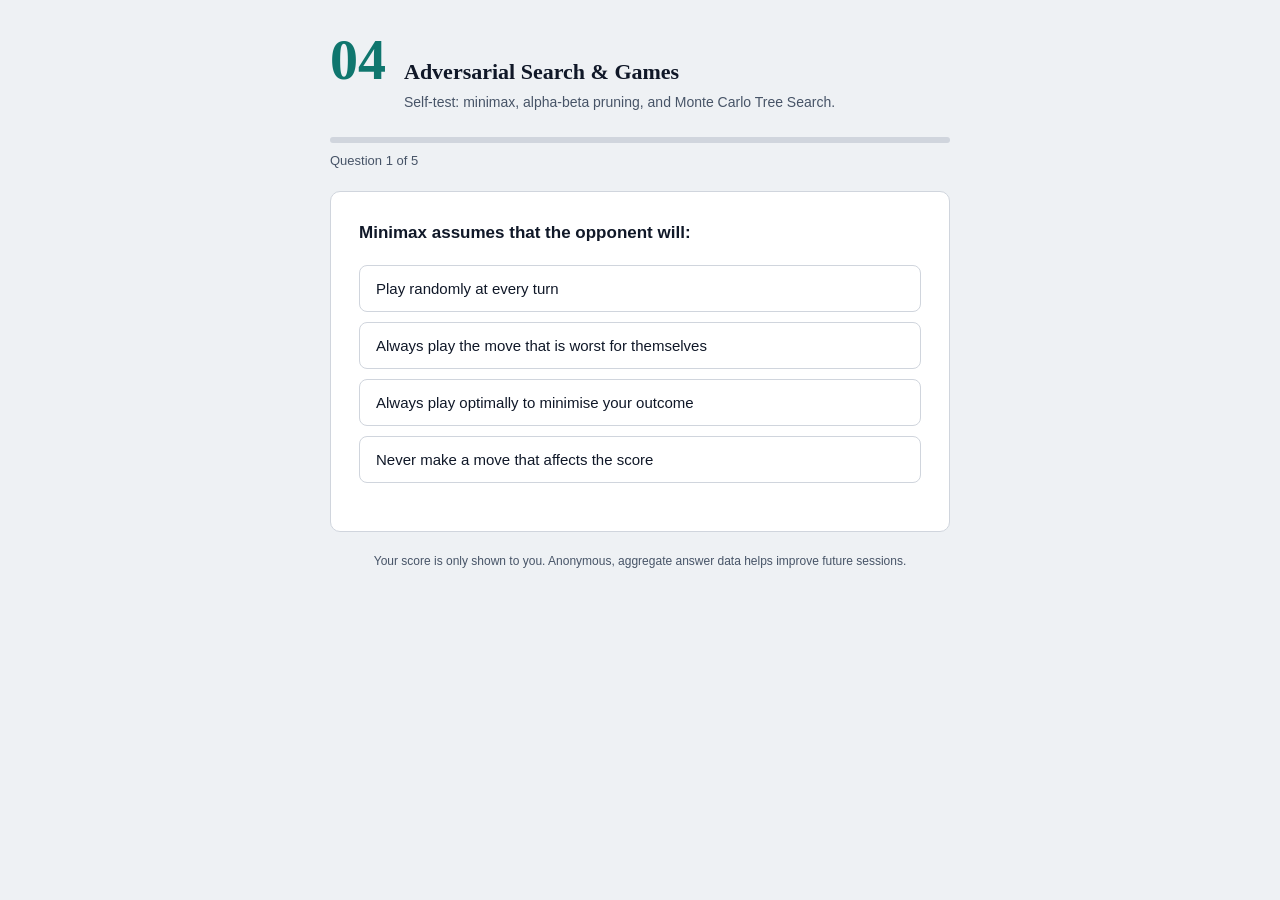
<file: quiz-week4.html>
<!DOCTYPE html>
<html lang="en">
<head>
<meta charset="UTF-8">
<meta name="viewport" content="width=device-width, initial-scale=1.0">
<title>Week 4 Self-Test — Adversarial Search & Games</title>
<style>
  :root{
    --bg:#EEF1F4;
    --surface:#FFFFFF;
    --ink:#101828;
    --ink-soft:#475467;
    --accent:#0F766E;
    --accent-soft:#E4F3F1;
    --danger:#B42318;
    --danger-soft:#FBEAE8;
    --border:#D0D5DD;
  }
  *{box-sizing:border-box;}
  @media (prefers-reduced-motion: reduce){
    *{animation:none !important; transition:none !important;}
  }
  body{
    margin:0;
    background:var(--bg);
    color:var(--ink);
    font-family:-apple-system,BlinkMacSystemFont,"Segoe UI",Roboto,sans-serif;
    line-height:1.5;
    min-height:100vh;
    display:flex;
    justify-content:center;
    padding:32px 16px 64px;
  }
  .wrap{ width:100%; max-width:620px; }
  header{
    display:flex;
    align-items:baseline;
    gap:18px;
    margin-bottom:24px;
  }
  .week-num{
    font-family:Georgia,"Iowan Old Style",serif;
    font-size:56px;
    font-weight:600;
    color:var(--accent);
    line-height:1;
  }
  .head-text h1{
    font-family:Georgia,"Iowan Old Style",serif;
    font-size:22px;
    margin:0 0 4px;
  }
  .head-text p{
    margin:0;
    color:var(--ink-soft);
    font-size:14px;
  }
  .progress-track{
    height:6px;
    background:var(--border);
    border-radius:3px;
    overflow:hidden;
    margin-bottom:8px;
  }
  .progress-fill{
    height:100%;
    background:var(--accent);
    width:0%;
    transition:width .3s ease;
  }
  .progress-label{
    font-size:13px;
    color:var(--ink-soft);
    margin-bottom:20px;
  }
  .card{
    background:var(--surface);
    border:1px solid var(--border);
    border-radius:10px;
    padding:28px;
  }
  .prompt{
    font-size:17px;
    font-weight:600;
    margin:0 0 20px;
  }
  .option{
    display:block;
    width:100%;
    text-align:left;
    padding:14px 16px;
    margin-bottom:10px;
    background:var(--surface);
    border:1px solid var(--border);
    border-radius:8px;
    font-size:15px;
    color:var(--ink);
    cursor:pointer;
    font-family:inherit;
  }
  .option:hover:not(:disabled){ border-color:var(--accent); }
  .option:focus-visible{ outline:3px solid var(--accent); outline-offset:2px; }
  .option.correct{ background:var(--accent-soft); border-color:var(--accent); }
  .option.incorrect{ background:var(--danger-soft); border-color:var(--danger); }
  .option:disabled{ cursor:default; }
  .feedback{
    margin-top:16px;
    padding:14px 16px;
    border-radius:8px;
    font-size:14px;
    display:none;
  }
  .feedback.show{ display:block; }
  .feedback.correct-fb{ background:var(--accent-soft); color:#0B4F49; }
  .feedback.incorrect-fb{ background:var(--danger-soft); color:#7A1913; }
  .feedback strong{ display:block; margin-bottom:4px; }
  .actions{ margin-top:20px; display:flex; justify-content:flex-end; }
  button.next{
    background:var(--accent);
    color:#fff;
    border:none;
    padding:11px 22px;
    border-radius:8px;
    font-size:15px;
    font-weight:600;
    cursor:pointer;
    display:none;
    font-family:inherit;
  }
  button.next.show{ display:inline-block; }
  button.next:focus-visible{ outline:3px solid var(--ink); outline-offset:2px; }
  .summary{ text-align:center; }
  .summary .score{
    font-family:Georgia,"Iowan Old Style",serif;
    font-size:48px;
    color:var(--accent);
    margin:8px 0;
  }
  .retake{
    margin-top:20px;
    background:none;
    border:1px solid var(--border);
    padding:10px 18px;
    border-radius:8px;
    font-size:14px;
    cursor:pointer;
    font-family:inherit;
    color:var(--ink);
  }
  footer{
    margin-top:20px;
    font-size:12px;
    color:var(--ink-soft);
    text-align:center;
  }
</style>
</head>
<body>
<div class="wrap">
  <header>
    <div class="week-num" id="weekNum">01</div>
    <div class="head-text">
      <h1 id="quizTitle">Loading…</h1>
      <p id="quizDesc"></p>
    </div>
  </header>

  <div class="progress-track"><div class="progress-fill" id="progressFill"></div></div>
  <div class="progress-label" id="progressLabel"></div>

  <div class="card" id="card"></div>

  <footer>Your score is only shown to you. Anonymous, aggregate answer data helps improve future sessions.</footer>
</div>

<script>
// ---- CONFIG: swap this object per week, keep the engine below unchanged ----
const QUIZ_CONFIG = {
  week: "week4",
  weekLabel: "04",
  title: "Adversarial Search & Games",
  description: "Self-test: minimax, alpha-beta pruning, and Monte Carlo Tree Search.",
  // Paste your Apps Script /exec URL here once deployed. Leave blank to disable stats posting.
  scriptUrl: "https://script.google.com/macros/s/AKfycbztDBCGXWrFKII5lmecQ2cvsmb38-Ve0CCwHb6rxu-AxPf2F5vC51dmT9HVrNJ2/exec",
  questions: [
    {
      id: "q1",
      prompt: "Minimax assumes that the opponent will:",
      options: [
        { id: "a", text: "Play randomly at every turn" },
        { id: "b", text: "Always play the move that is worst for themselves" },
        { id: "c", text: "Always play optimally to minimise your outcome" },
        { id: "d", text: "Never make a move that affects the score" },
      ],
      correct: "c",
      explanation: "Minimax assumes a rational, adversarial opponent who always chooses the move that minimises the maximising player's outcome — hence the name."
    },
    {
      id: "q2",
      prompt: "What does alpha-beta pruning actually change compared to plain minimax?",
      options: [
        { id: "a", text: "It changes the final decision to a different, better move" },
        { id: "b", text: "It skips exploring branches that provably can't affect the final decision, without changing that decision" },
        { id: "c", text: "It removes the need for a terminal evaluation function" },
        { id: "d", text: "It converts the game tree into a random search" },
      ],
      correct: "b",
      explanation: "Alpha-beta pruning reaches exactly the same result as full minimax — it just avoids expanding branches that can be proven irrelevant to the outcome, saving time."
    },
    {
      id: "q3",
      prompt: "Which four steps make up one iteration of Monte Carlo Tree Search (MCTS)?",
      options: [
        { id: "a", text: "Sort, merge, search, return" },
        { id: "b", text: "Selection, expansion, simulation (rollout), backpropagation" },
        { id: "c", text: "Minimise, maximise, prune, repeat" },
        { id: "d", text: "Encode, decode, train, infer" },
      ],
      correct: "b",
      explanation: "MCTS repeatedly selects a promising node, expands it, simulates a random playout from there, and backpropagates the result up the tree to update statistics."
    },
    {
      id: "q4",
      prompt: "Why is MCTS often preferred over plain minimax for games like Go?",
      options: [
        { id: "a", text: "Go has too few possible moves for minimax to run at all" },
        { id: "b", text: "Minimax cannot be used for any two-player game" },
        { id: "c", text: "MCTS guarantees a perfect, optimal move every time" },
        { id: "d", text: "MCTS doesn't need a hand-crafted evaluation function and copes better with huge branching factors" },
      ],
      correct: "d",
      explanation: "Go's branching factor is far too large to search exhaustively, and a good evaluation function is hard to hand-design — MCTS sidesteps both by using random playouts to estimate move quality."
    },
    {
      id: "q5",
      prompt: "In a game tree, what is a \"terminal\" node's evaluation typically based on?",
      options: [
        { id: "a", text: "A fixed value of zero, always" },
        { id: "b", text: "The outcome of the game at that point (win/loss/draw, or a heuristic score)" },
        { id: "c", text: "The number of pieces removed from the board only" },
        { id: "d", text: "The depth of the tree, regardless of the game state" },
      ],
      correct: "b",
      explanation: "Terminal (or cut-off) node values come from the actual game outcome, or from a heuristic evaluation function when the game hasn't formally ended — this is what gets propagated back up through minimax."
    }
  ]
};
// ---- END CONFIG ----

let current = 0;
let score = 0;
const total = QUIZ_CONFIG.questions.length;

document.getElementById("weekNum").textContent = QUIZ_CONFIG.weekLabel;
document.getElementById("quizTitle").textContent = QUIZ_CONFIG.title;
document.getElementById("quizDesc").textContent = QUIZ_CONFIG.description;

function postResult(questionId, chosen, correct){
  if (!QUIZ_CONFIG.scriptUrl || QUIZ_CONFIG.scriptUrl.startsWith("PASTE_")) return;
  try{
    fetch(QUIZ_CONFIG.scriptUrl, {
      method: "POST",
      mode: "no-cors",
      headers: { "Content-Type": "text/plain" },
      body: JSON.stringify({
        week: QUIZ_CONFIG.week,
        question_id: questionId,
        chosen: chosen,
        correct: correct
      })
    });
  }catch(err){ /* fail silently, stats are best-effort */ }
}

function renderQuestion(){
  const q = QUIZ_CONFIG.questions[current];
  document.getElementById("progressLabel").textContent = `Question ${current+1} of ${total}`;
  document.getElementById("progressFill").style.width = `${(current/total)*100}%`;

  const card = document.getElementById("card");
  card.innerHTML = "";

  const promptEl = document.createElement("p");
  promptEl.className = "prompt";
  promptEl.textContent = q.prompt;
  card.appendChild(promptEl);

  q.options.forEach(opt => {
    const btn = document.createElement("button");
    btn.className = "option";
    btn.textContent = opt.text;
    btn.addEventListener("click", () => selectOption(opt.id, btn));
    card.appendChild(btn);
  });

  const fb = document.createElement("div");
  fb.className = "feedback";
  fb.id = "feedback";
  card.appendChild(fb);

  const actions = document.createElement("div");
  actions.className = "actions";
  const nextBtn = document.createElement("button");
  nextBtn.className = "next";
  nextBtn.id = "nextBtn";
  nextBtn.textContent = current === total - 1 ? "See results" : "Next question";
  nextBtn.addEventListener("click", advance);
  actions.appendChild(nextBtn);
  card.appendChild(actions);
}

function selectOption(chosenId, btnEl){
  const q = QUIZ_CONFIG.questions[current];
  const isCorrect = chosenId === q.correct;
  if (isCorrect) score++;

  document.querySelectorAll(".option").forEach(b => {
    b.disabled = true;
    if (b === btnEl) b.classList.add(isCorrect ? "correct" : "incorrect");
    if (!isCorrect && b.textContent === q.options.find(o => o.id === q.correct).text){
      b.classList.add("correct");
    }
  });

  const fb = document.getElementById("feedback");
  fb.classList.add("show", isCorrect ? "correct-fb" : "incorrect-fb");
  fb.innerHTML = `<strong>${isCorrect ? "Correct." : "Not quite."}</strong>${q.explanation}`;

  document.getElementById("nextBtn").classList.add("show");
  postResult(q.id, chosenId, isCorrect);
}

function advance(){
  current++;
  if (current < total){
    renderQuestion();
  }else{
    showSummary();
  }
}

function showSummary(){
  document.getElementById("progressFill").style.width = "100%";
  document.getElementById("progressLabel").textContent = "Complete";
  const card = document.getElementById("card");
  card.innerHTML = `
    <div class="summary">
      <p>You scored</p>
      <div class="score">${score} / ${total}</div>
      <button class="retake" id="retakeBtn">Retake quiz</button>
    </div>
  `;
  document.getElementById("retakeBtn").addEventListener("click", () => {
    current = 0; score = 0; renderQuestion();
  });
}

renderQuestion();
</script>
</body>
</html>
</file>
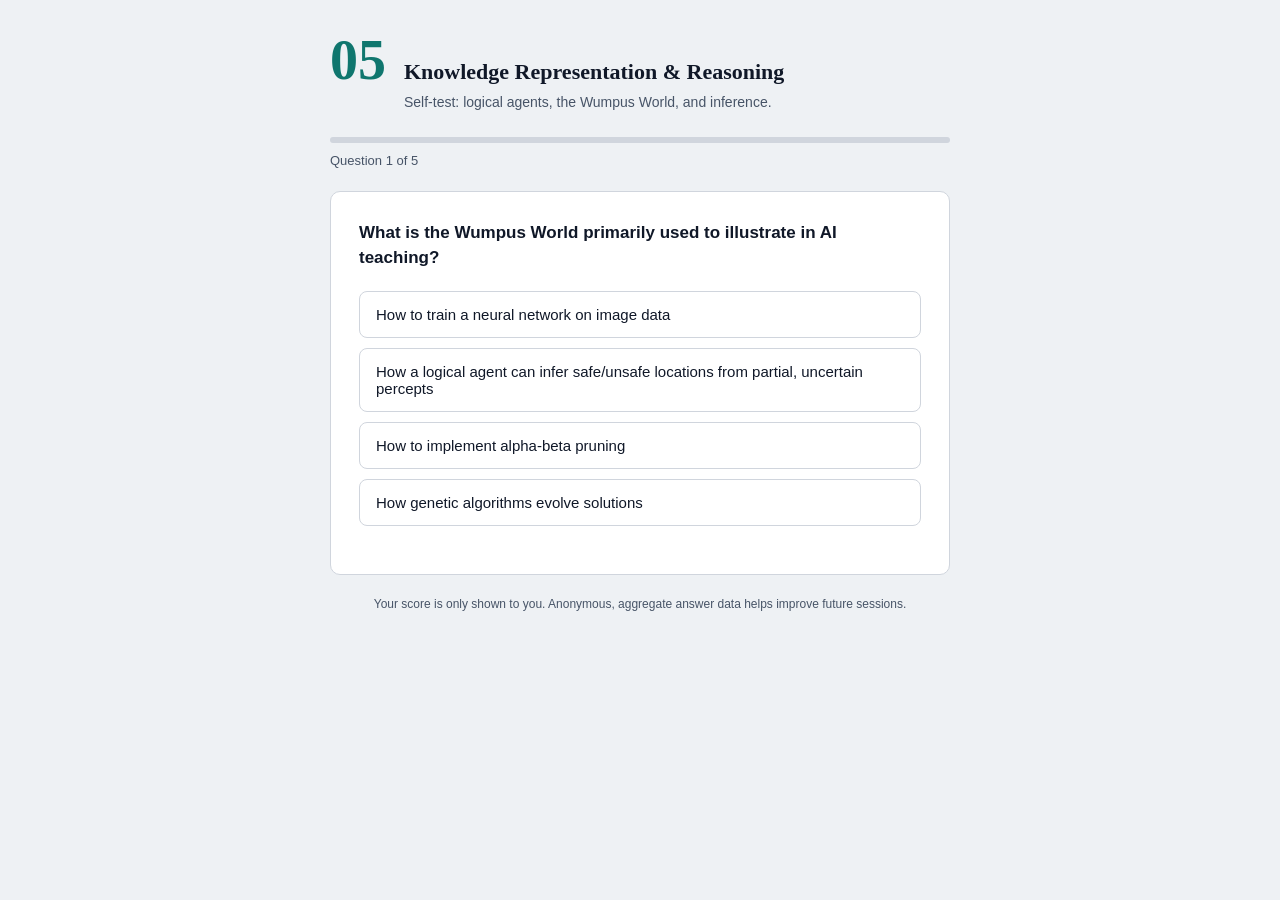
<file: quiz-week5.html>
<!DOCTYPE html>
<html lang="en">
<head>
<meta charset="UTF-8">
<meta name="viewport" content="width=device-width, initial-scale=1.0">
<title>Week 5 Self-Test — Knowledge Representation & Reasoning</title>
<style>
  :root{
    --bg:#EEF1F4;
    --surface:#FFFFFF;
    --ink:#101828;
    --ink-soft:#475467;
    --accent:#0F766E;
    --accent-soft:#E4F3F1;
    --danger:#B42318;
    --danger-soft:#FBEAE8;
    --border:#D0D5DD;
  }
  *{box-sizing:border-box;}
  @media (prefers-reduced-motion: reduce){
    *{animation:none !important; transition:none !important;}
  }
  body{
    margin:0;
    background:var(--bg);
    color:var(--ink);
    font-family:-apple-system,BlinkMacSystemFont,"Segoe UI",Roboto,sans-serif;
    line-height:1.5;
    min-height:100vh;
    display:flex;
    justify-content:center;
    padding:32px 16px 64px;
  }
  .wrap{ width:100%; max-width:620px; }
  header{
    display:flex;
    align-items:baseline;
    gap:18px;
    margin-bottom:24px;
  }
  .week-num{
    font-family:Georgia,"Iowan Old Style",serif;
    font-size:56px;
    font-weight:600;
    color:var(--accent);
    line-height:1;
  }
  .head-text h1{
    font-family:Georgia,"Iowan Old Style",serif;
    font-size:22px;
    margin:0 0 4px;
  }
  .head-text p{
    margin:0;
    color:var(--ink-soft);
    font-size:14px;
  }
  .progress-track{
    height:6px;
    background:var(--border);
    border-radius:3px;
    overflow:hidden;
    margin-bottom:8px;
  }
  .progress-fill{
    height:100%;
    background:var(--accent);
    width:0%;
    transition:width .3s ease;
  }
  .progress-label{
    font-size:13px;
    color:var(--ink-soft);
    margin-bottom:20px;
  }
  .card{
    background:var(--surface);
    border:1px solid var(--border);
    border-radius:10px;
    padding:28px;
  }
  .prompt{
    font-size:17px;
    font-weight:600;
    margin:0 0 20px;
  }
  .option{
    display:block;
    width:100%;
    text-align:left;
    padding:14px 16px;
    margin-bottom:10px;
    background:var(--surface);
    border:1px solid var(--border);
    border-radius:8px;
    font-size:15px;
    color:var(--ink);
    cursor:pointer;
    font-family:inherit;
  }
  .option:hover:not(:disabled){ border-color:var(--accent); }
  .option:focus-visible{ outline:3px solid var(--accent); outline-offset:2px; }
  .option.correct{ background:var(--accent-soft); border-color:var(--accent); }
  .option.incorrect{ background:var(--danger-soft); border-color:var(--danger); }
  .option:disabled{ cursor:default; }
  .feedback{
    margin-top:16px;
    padding:14px 16px;
    border-radius:8px;
    font-size:14px;
    display:none;
  }
  .feedback.show{ display:block; }
  .feedback.correct-fb{ background:var(--accent-soft); color:#0B4F49; }
  .feedback.incorrect-fb{ background:var(--danger-soft); color:#7A1913; }
  .feedback strong{ display:block; margin-bottom:4px; }
  .actions{ margin-top:20px; display:flex; justify-content:flex-end; }
  button.next{
    background:var(--accent);
    color:#fff;
    border:none;
    padding:11px 22px;
    border-radius:8px;
    font-size:15px;
    font-weight:600;
    cursor:pointer;
    display:none;
    font-family:inherit;
  }
  button.next.show{ display:inline-block; }
  button.next:focus-visible{ outline:3px solid var(--ink); outline-offset:2px; }
  .summary{ text-align:center; }
  .summary .score{
    font-family:Georgia,"Iowan Old Style",serif;
    font-size:48px;
    color:var(--accent);
    margin:8px 0;
  }
  .retake{
    margin-top:20px;
    background:none;
    border:1px solid var(--border);
    padding:10px 18px;
    border-radius:8px;
    font-size:14px;
    cursor:pointer;
    font-family:inherit;
    color:var(--ink);
  }
  footer{
    margin-top:20px;
    font-size:12px;
    color:var(--ink-soft);
    text-align:center;
  }
</style>
</head>
<body>
<div class="wrap">
  <header>
    <div class="week-num" id="weekNum">01</div>
    <div class="head-text">
      <h1 id="quizTitle">Loading…</h1>
      <p id="quizDesc"></p>
    </div>
  </header>

  <div class="progress-track"><div class="progress-fill" id="progressFill"></div></div>
  <div class="progress-label" id="progressLabel"></div>

  <div class="card" id="card"></div>

  <footer>Your score is only shown to you. Anonymous, aggregate answer data helps improve future sessions.</footer>
</div>

<script>
// ---- CONFIG: swap this object per week, keep the engine below unchanged ----
const QUIZ_CONFIG = {
  week: "week5",
  weekLabel: "05",
  title: "Knowledge Representation & Reasoning",
  description: "Self-test: logical agents, the Wumpus World, and inference.",
  // Paste your Apps Script /exec URL here once deployed. Leave blank to disable stats posting.
  scriptUrl: "https://script.google.com/macros/s/AKfycbztDBCGXWrFKII5lmecQ2cvsmb38-Ve0CCwHb6rxu-AxPf2F5vC51dmT9HVrNJ2/exec",
  questions: [
    {
      id: "q1",
      prompt: "What is the Wumpus World primarily used to illustrate in AI teaching?",
      options: [
        { id: "a", text: "How to train a neural network on image data" },
        { id: "b", text: "How a logical agent can infer safe/unsafe locations from partial, uncertain percepts" },
        { id: "c", text: "How to implement alpha-beta pruning" },
        { id: "d", text: "How genetic algorithms evolve solutions" },
      ],
      correct: "b",
      explanation: "The Wumpus World is a classic partially-observable environment used to show how an agent can combine percepts (like a breeze or a stench) with logical rules to infer facts about squares it can't directly see."
    },
    {
      id: "q2",
      prompt: "In the Wumpus World, a \"breeze\" in a square is a percept that indicates:",
      options: [
        { id: "a", text: "The Wumpus is definitely in that exact square" },
        { id: "b", text: "There is gold in that square" },
        { id: "c", text: "An adjacent square contains a pit" },
        { id: "d", text: "The agent has already visited that square before" },
      ],
      correct: "c",
      explanation: "A breeze is felt in any square adjacent to a pit — it doesn't say which adjacent square, which is exactly the kind of uncertainty the agent has to reason about."
    },
    {
      id: "q3",
      prompt: "What is the key difference between propositional logic and first-order logic?",
      options: [
        { id: "a", text: "First-order logic adds objects, relations, and quantifiers (like \"for all\" / \"there exists\")" },
        { id: "b", text: "Propositional logic can express quantifiers but first-order logic cannot" },
        { id: "c", text: "They are exactly the same, just written differently" },
        { id: "d", text: "First-order logic cannot represent facts about the world" },
      ],
      correct: "a",
      explanation: "Propositional logic only deals with whole statements being true/false, while first-order logic can talk about objects, their properties, relations between them, and generalise with quantifiers."
    },
    {
      id: "q4",
      prompt: "\"If P is true, and P implies Q, then Q is true\" is an example of which inference rule?",
      options: [
        { id: "a", text: "Unification" },
        { id: "b", text: "Resolution" },
        { id: "c", text: "Backward chaining" },
        { id: "d", text: "Modus ponens" },
      ],
      correct: "d",
      explanation: "Modus ponens is exactly this pattern: from P and (P → Q), we can conclude Q. It's one of the most basic and widely used inference rules."
    },
    {
      id: "q5",
      prompt: "In knowledge representation, what does it mean to say a knowledge base \"entails\" a sentence α?",
      options: [
        { id: "a", text: "α happens to be written somewhere in the knowledge base's text" },
        { id: "b", text: "In every model (world) where the knowledge base is true, α is also true" },
        { id: "c", text: "α is false in at least one model where the knowledge base is true" },
        { id: "d", text: "The knowledge base is too large to contain α" },
      ],
      correct: "b",
      explanation: "Entailment is a semantic notion: KB ⊨ α means α must hold in every possible world consistent with the knowledge base — it follows necessarily, not just by coincidence."
    }
  ]
};
// ---- END CONFIG ----

let current = 0;
let score = 0;
const total = QUIZ_CONFIG.questions.length;

document.getElementById("weekNum").textContent = QUIZ_CONFIG.weekLabel;
document.getElementById("quizTitle").textContent = QUIZ_CONFIG.title;
document.getElementById("quizDesc").textContent = QUIZ_CONFIG.description;

function postResult(questionId, chosen, correct){
  if (!QUIZ_CONFIG.scriptUrl || QUIZ_CONFIG.scriptUrl.startsWith("PASTE_")) return;
  try{
    fetch(QUIZ_CONFIG.scriptUrl, {
      method: "POST",
      mode: "no-cors",
      headers: { "Content-Type": "text/plain" },
      body: JSON.stringify({
        week: QUIZ_CONFIG.week,
        question_id: questionId,
        chosen: chosen,
        correct: correct
      })
    });
  }catch(err){ /* fail silently, stats are best-effort */ }
}

function renderQuestion(){
  const q = QUIZ_CONFIG.questions[current];
  document.getElementById("progressLabel").textContent = `Question ${current+1} of ${total}`;
  document.getElementById("progressFill").style.width = `${(current/total)*100}%`;

  const card = document.getElementById("card");
  card.innerHTML = "";

  const promptEl = document.createElement("p");
  promptEl.className = "prompt";
  promptEl.textContent = q.prompt;
  card.appendChild(promptEl);

  q.options.forEach(opt => {
    const btn = document.createElement("button");
    btn.className = "option";
    btn.textContent = opt.text;
    btn.addEventListener("click", () => selectOption(opt.id, btn));
    card.appendChild(btn);
  });

  const fb = document.createElement("div");
  fb.className = "feedback";
  fb.id = "feedback";
  card.appendChild(fb);

  const actions = document.createElement("div");
  actions.className = "actions";
  const nextBtn = document.createElement("button");
  nextBtn.className = "next";
  nextBtn.id = "nextBtn";
  nextBtn.textContent = current === total - 1 ? "See results" : "Next question";
  nextBtn.addEventListener("click", advance);
  actions.appendChild(nextBtn);
  card.appendChild(actions);
}

function selectOption(chosenId, btnEl){
  const q = QUIZ_CONFIG.questions[current];
  const isCorrect = chosenId === q.correct;
  if (isCorrect) score++;

  document.querySelectorAll(".option").forEach(b => {
    b.disabled = true;
    if (b === btnEl) b.classList.add(isCorrect ? "correct" : "incorrect");
    if (!isCorrect && b.textContent === q.options.find(o => o.id === q.correct).text){
      b.classList.add("correct");
    }
  });

  const fb = document.getElementById("feedback");
  fb.classList.add("show", isCorrect ? "correct-fb" : "incorrect-fb");
  fb.innerHTML = `<strong>${isCorrect ? "Correct." : "Not quite."}</strong>${q.explanation}`;

  document.getElementById("nextBtn").classList.add("show");
  postResult(q.id, chosenId, isCorrect);
}

function advance(){
  current++;
  if (current < total){
    renderQuestion();
  }else{
    showSummary();
  }
}

function showSummary(){
  document.getElementById("progressFill").style.width = "100%";
  document.getElementById("progressLabel").textContent = "Complete";
  const card = document.getElementById("card");
  card.innerHTML = `
    <div class="summary">
      <p>You scored</p>
      <div class="score">${score} / ${total}</div>
      <button class="retake" id="retakeBtn">Retake quiz</button>
    </div>
  `;
  document.getElementById("retakeBtn").addEventListener("click", () => {
    current = 0; score = 0; renderQuestion();
  });
}

renderQuestion();
</script>
</body>
</html>
</file>
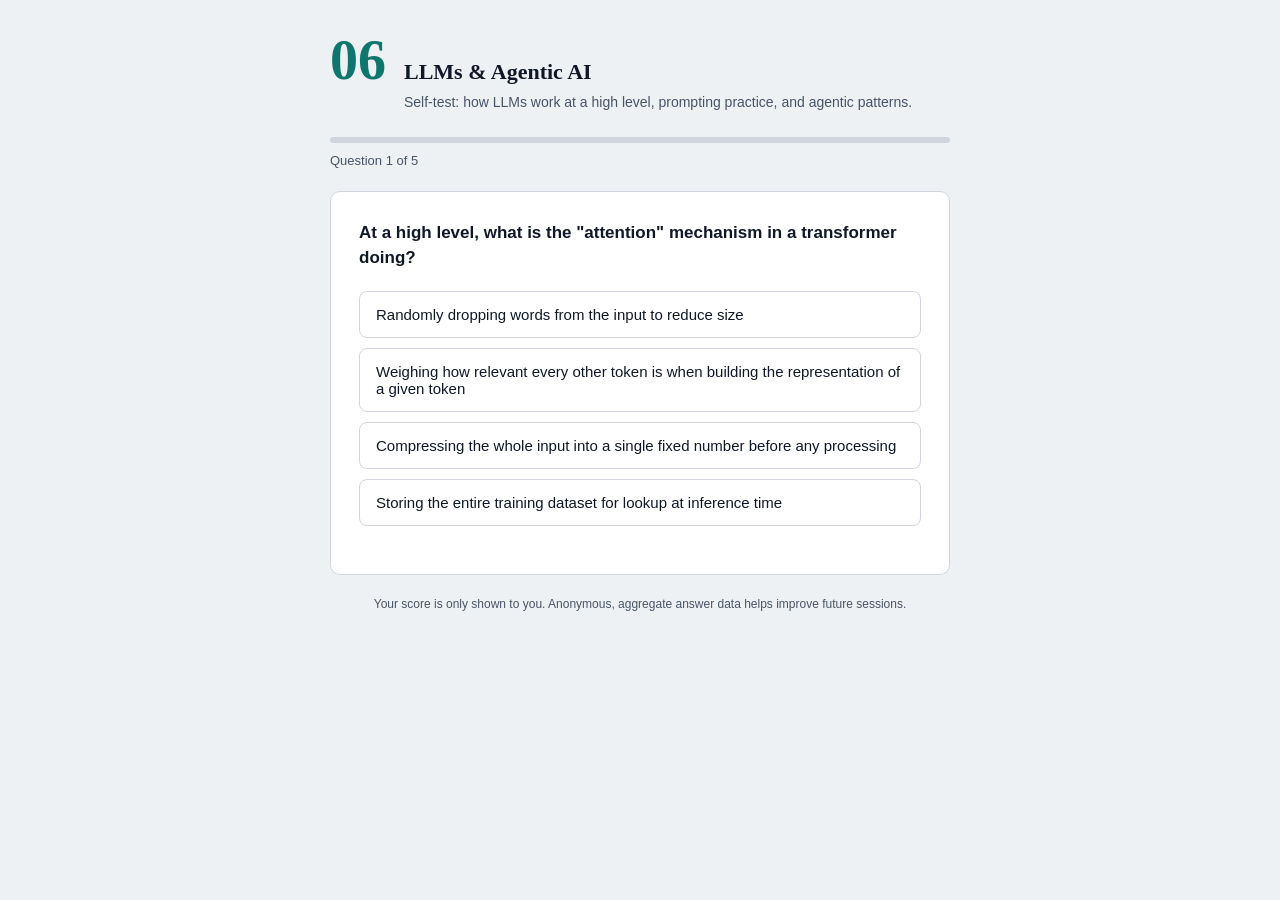
<file: quiz-week6.html>
<!DOCTYPE html>
<html lang="en">
<head>
<meta charset="UTF-8">
<meta name="viewport" content="width=device-width, initial-scale=1.0">
<title>Week 6 Self-Test — LLMs & Agentic AI</title>
<style>
  :root{
    --bg:#EEF1F4;
    --surface:#FFFFFF;
    --ink:#101828;
    --ink-soft:#475467;
    --accent:#0F766E;
    --accent-soft:#E4F3F1;
    --danger:#B42318;
    --danger-soft:#FBEAE8;
    --border:#D0D5DD;
  }
  *{box-sizing:border-box;}
  @media (prefers-reduced-motion: reduce){
    *{animation:none !important; transition:none !important;}
  }
  body{
    margin:0;
    background:var(--bg);
    color:var(--ink);
    font-family:-apple-system,BlinkMacSystemFont,"Segoe UI",Roboto,sans-serif;
    line-height:1.5;
    min-height:100vh;
    display:flex;
    justify-content:center;
    padding:32px 16px 64px;
  }
  .wrap{ width:100%; max-width:620px; }
  header{
    display:flex;
    align-items:baseline;
    gap:18px;
    margin-bottom:24px;
  }
  .week-num{
    font-family:Georgia,"Iowan Old Style",serif;
    font-size:56px;
    font-weight:600;
    color:var(--accent);
    line-height:1;
  }
  .head-text h1{
    font-family:Georgia,"Iowan Old Style",serif;
    font-size:22px;
    margin:0 0 4px;
  }
  .head-text p{
    margin:0;
    color:var(--ink-soft);
    font-size:14px;
  }
  .progress-track{
    height:6px;
    background:var(--border);
    border-radius:3px;
    overflow:hidden;
    margin-bottom:8px;
  }
  .progress-fill{
    height:100%;
    background:var(--accent);
    width:0%;
    transition:width .3s ease;
  }
  .progress-label{
    font-size:13px;
    color:var(--ink-soft);
    margin-bottom:20px;
  }
  .card{
    background:var(--surface);
    border:1px solid var(--border);
    border-radius:10px;
    padding:28px;
  }
  .prompt{
    font-size:17px;
    font-weight:600;
    margin:0 0 20px;
  }
  .option{
    display:block;
    width:100%;
    text-align:left;
    padding:14px 16px;
    margin-bottom:10px;
    background:var(--surface);
    border:1px solid var(--border);
    border-radius:8px;
    font-size:15px;
    color:var(--ink);
    cursor:pointer;
    font-family:inherit;
  }
  .option:hover:not(:disabled){ border-color:var(--accent); }
  .option:focus-visible{ outline:3px solid var(--accent); outline-offset:2px; }
  .option.correct{ background:var(--accent-soft); border-color:var(--accent); }
  .option.incorrect{ background:var(--danger-soft); border-color:var(--danger); }
  .option:disabled{ cursor:default; }
  .feedback{
    margin-top:16px;
    padding:14px 16px;
    border-radius:8px;
    font-size:14px;
    display:none;
  }
  .feedback.show{ display:block; }
  .feedback.correct-fb{ background:var(--accent-soft); color:#0B4F49; }
  .feedback.incorrect-fb{ background:var(--danger-soft); color:#7A1913; }
  .feedback strong{ display:block; margin-bottom:4px; }
  .actions{ margin-top:20px; display:flex; justify-content:flex-end; }
  button.next{
    background:var(--accent);
    color:#fff;
    border:none;
    padding:11px 22px;
    border-radius:8px;
    font-size:15px;
    font-weight:600;
    cursor:pointer;
    display:none;
    font-family:inherit;
  }
  button.next.show{ display:inline-block; }
  button.next:focus-visible{ outline:3px solid var(--ink); outline-offset:2px; }
  .summary{ text-align:center; }
  .summary .score{
    font-family:Georgia,"Iowan Old Style",serif;
    font-size:48px;
    color:var(--accent);
    margin:8px 0;
  }
  .retake{
    margin-top:20px;
    background:none;
    border:1px solid var(--border);
    padding:10px 18px;
    border-radius:8px;
    font-size:14px;
    cursor:pointer;
    font-family:inherit;
    color:var(--ink);
  }
  footer{
    margin-top:20px;
    font-size:12px;
    color:var(--ink-soft);
    text-align:center;
  }
</style>
</head>
<body>
<div class="wrap">
  <header>
    <div class="week-num" id="weekNum">01</div>
    <div class="head-text">
      <h1 id="quizTitle">Loading…</h1>
      <p id="quizDesc"></p>
    </div>
  </header>

  <div class="progress-track"><div class="progress-fill" id="progressFill"></div></div>
  <div class="progress-label" id="progressLabel"></div>

  <div class="card" id="card"></div>

  <footer>Your score is only shown to you. Anonymous, aggregate answer data helps improve future sessions.</footer>
</div>

<script>
// ---- CONFIG: swap this object per week, keep the engine below unchanged ----
const QUIZ_CONFIG = {
  week: "week6",
  weekLabel: "06",
  title: "LLMs & Agentic AI",
  description: "Self-test: how LLMs work at a high level, prompting practice, and agentic patterns.",
  // Paste your Apps Script /exec URL here once deployed. Leave blank to disable stats posting.
  scriptUrl: "PASTE_YOUR_APPS_SCRIPT_WEB_APP_URL_HERE",
  questions: [
    {
      id: "q1",
      prompt: "At a high level, what is the \"attention\" mechanism in a transformer doing?",
      options: [
        { id: "a", text: "Randomly dropping words from the input to reduce size" },
        { id: "b", text: "Weighing how relevant every other token is when building the representation of a given token" },
        { id: "c", text: "Compressing the whole input into a single fixed number before any processing" },
        { id: "d", text: "Storing the entire training dataset for lookup at inference time" },
      ],
      correct: "b",
      explanation: "Attention lets the model weigh, for each token, how much every other token in the sequence should influence its representation — which is how transformers capture context and long-range relationships."
    },
    {
      id: "q2",
      prompt: "What does Retrieval-Augmented Generation (RAG) add to a plain LLM call?",
      options: [
        { id: "a", text: "It retrains the model's weights on the fly for every query" },
        { id: "b", text: "It fetches relevant external documents/data and feeds them into the prompt as context before generating an answer" },
        { id: "c", text: "It removes the need for any prompt at all" },
        { id: "d", text: "It guarantees the model can never produce an incorrect answer" },
      ],
      correct: "b",
      explanation: "RAG retrieves relevant passages from an external source (a document store, database, or search index) and injects them into the context, so the model can ground its answer in information beyond what it memorised during training."
    },
    {
      id: "q3",
      prompt: "What's the key structural difference between a single LLM API call and an \"agent\"?",
      options: [
        { id: "a", text: "There is no real difference — they're the same thing" },
        { id: "b", text: "An agent loops: it can plan, call tools, observe results, and decide on further steps, rather than just returning one response" },
        { id: "c", text: "Agents never use language models at all" },
        { id: "d", text: "A single call always produces a longer response than an agent" },
      ],
      correct: "b",
      explanation: "A single call takes input and returns output once. An agent typically runs a loop — deciding on an action (often calling a tool), observing the result, and deciding what to do next — until it judges the task complete."
    },
    {
      id: "q4",
      prompt: "Which of these is the best example of a token-efficient prompting habit?",
      options: [
        { id: "a", text: "Pasting the entire codebase into every prompt, just in case it's needed" },
        { id: "b", text: "Scoping the request precisely and iterating on a working result, rather than re-describing everything from scratch each time" },
        { id: "c", text: "Asking for the maximum possible output length by default" },
        { id: "d", text: "Never giving the model any context about the task" },
      ],
      correct: "b",
      explanation: "Precise scoping and iterating on an existing result avoids re-sending large amounts of redundant context, which is what actually drives token cost up — not the number of prompts sent."
    },
    {
      id: "q5",
      prompt: "Why do agentic systems (ones that can take actions, not just generate text) raise different safety considerations than a plain chat response?",
      options: [
        { id: "a", text: "They don't — actions and text carry identical risk" },
        { id: "b", text: "A wrong or manipulated action (like sending a real email or deleting a file) has real-world consequences a wrong sentence doesn't" },
        { id: "c", text: "Agentic systems are always slower, which is the only concern" },
        { id: "d", text: "Agentic systems cannot call external tools, so risk is lower" },
      ],
      correct: "b",
      explanation: "Once a system can act in the world — sending messages, modifying files, spending money — a mistake or successful manipulation has direct consequences, not just an incorrect sentence the user reads and can ignore."
    }
  ]
};
// ---- END CONFIG ----

let current = 0;
let score = 0;
const total = QUIZ_CONFIG.questions.length;

document.getElementById("weekNum").textContent = QUIZ_CONFIG.weekLabel;
document.getElementById("quizTitle").textContent = QUIZ_CONFIG.title;
document.getElementById("quizDesc").textContent = QUIZ_CONFIG.description;

function postResult(questionId, chosen, correct){
  if (!QUIZ_CONFIG.scriptUrl || QUIZ_CONFIG.scriptUrl.startsWith("PASTE_")) return;
  try{
    fetch(QUIZ_CONFIG.scriptUrl, {
      method: "POST",
      mode: "no-cors",
      headers: { "Content-Type": "text/plain" },
      body: JSON.stringify({
        week: QUIZ_CONFIG.week,
        question_id: questionId,
        chosen: chosen,
        correct: correct
      })
    });
  }catch(err){ /* fail silently, stats are best-effort */ }
}

function renderQuestion(){
  const q = QUIZ_CONFIG.questions[current];
  document.getElementById("progressLabel").textContent = `Question ${current+1} of ${total}`;
  document.getElementById("progressFill").style.width = `${(current/total)*100}%`;

  const card = document.getElementById("card");
  card.innerHTML = "";

  const promptEl = document.createElement("p");
  promptEl.className = "prompt";
  promptEl.textContent = q.prompt;
  card.appendChild(promptEl);

  q.options.forEach(opt => {
    const btn = document.createElement("button");
    btn.className = "option";
    btn.textContent = opt.text;
    btn.addEventListener("click", () => selectOption(opt.id, btn));
    card.appendChild(btn);
  });

  const fb = document.createElement("div");
  fb.className = "feedback";
  fb.id = "feedback";
  card.appendChild(fb);

  const actions = document.createElement("div");
  actions.className = "actions";
  const nextBtn = document.createElement("button");
  nextBtn.className = "next";
  nextBtn.id = "nextBtn";
  nextBtn.textContent = current === total - 1 ? "See results" : "Next question";
  nextBtn.addEventListener("click", advance);
  actions.appendChild(nextBtn);
  card.appendChild(actions);
}

function selectOption(chosenId, btnEl){
  const q = QUIZ_CONFIG.questions[current];
  const isCorrect = chosenId === q.correct;
  if (isCorrect) score++;

  document.querySelectorAll(".option").forEach(b => {
    b.disabled = true;
    if (b === btnEl) b.classList.add(isCorrect ? "correct" : "incorrect");
    if (!isCorrect && b.textContent === q.options.find(o => o.id === q.correct).text){
      b.classList.add("correct");
    }
  });

  const fb = document.getElementById("feedback");
  fb.classList.add("show", isCorrect ? "correct-fb" : "incorrect-fb");
  fb.innerHTML = `<strong>${isCorrect ? "Correct." : "Not quite."}</strong>${q.explanation}`;

  document.getElementById("nextBtn").classList.add("show");
  postResult(q.id, chosenId, isCorrect);
}

function advance(){
  current++;
  if (current < total){
    renderQuestion();
  }else{
    showSummary();
  }
}

function showSummary(){
  document.getElementById("progressFill").style.width = "100%";
  document.getElementById("progressLabel").textContent = "Complete";
  const card = document.getElementById("card");
  card.innerHTML = `
    <div class="summary">
      <p>You scored</p>
      <div class="score">${score} / ${total}</div>
      <button class="retake" id="retakeBtn">Retake quiz</button>
    </div>
  `;
  document.getElementById("retakeBtn").addEventListener("click", () => {
    current = 0; score = 0; renderQuestion();
  });
}

renderQuestion();
</script>
</body>
</html>
</file>
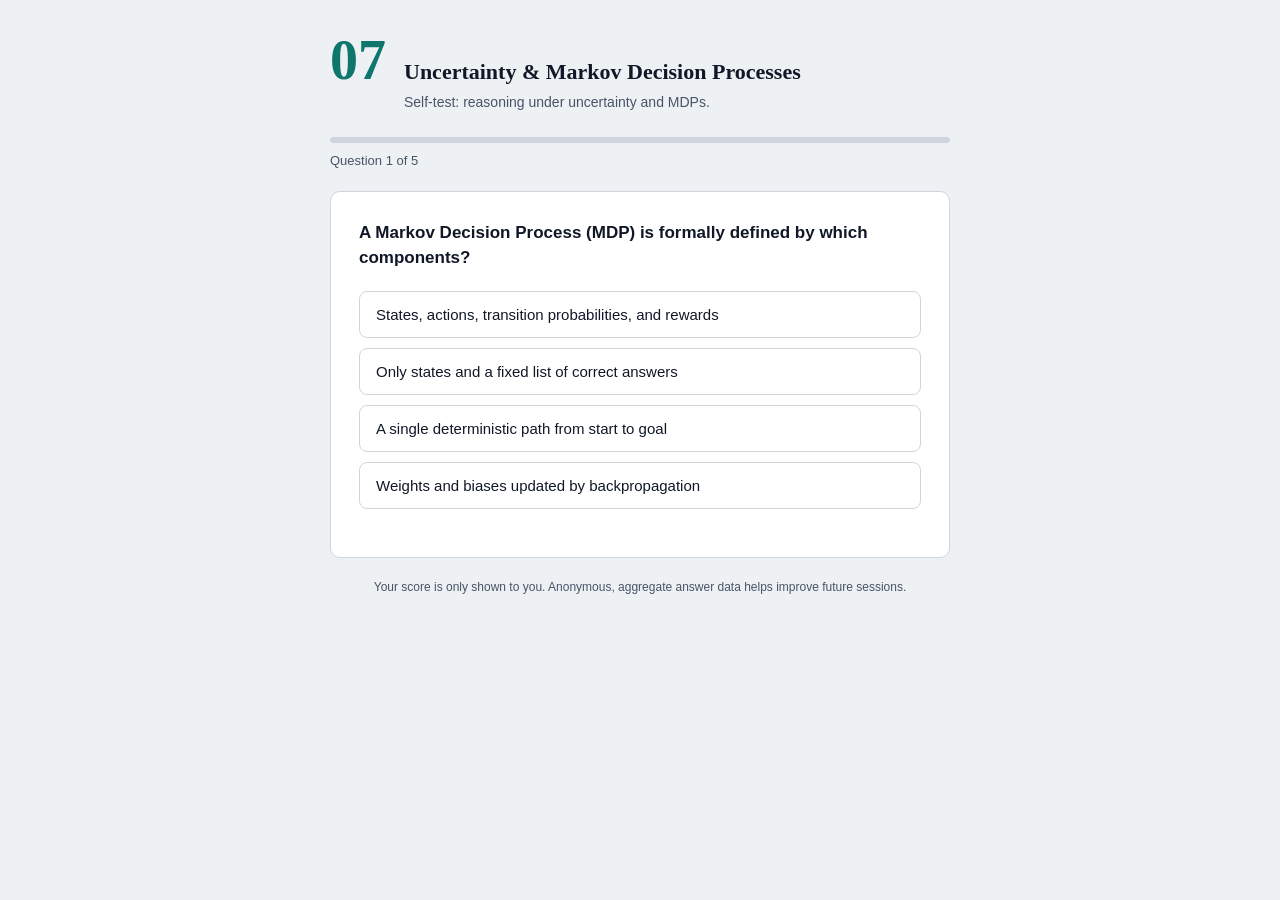
<file: quiz-week7.html>
<!DOCTYPE html>
<html lang="en">
<head>
<meta charset="UTF-8">
<meta name="viewport" content="width=device-width, initial-scale=1.0">
<title>Week 7 Self-Test — Uncertainty & Markov Decision Processes</title>
<style>
  :root{
    --bg:#EEF1F4;
    --surface:#FFFFFF;
    --ink:#101828;
    --ink-soft:#475467;
    --accent:#0F766E;
    --accent-soft:#E4F3F1;
    --danger:#B42318;
    --danger-soft:#FBEAE8;
    --border:#D0D5DD;
  }
  *{box-sizing:border-box;}
  @media (prefers-reduced-motion: reduce){
    *{animation:none !important; transition:none !important;}
  }
  body{
    margin:0;
    background:var(--bg);
    color:var(--ink);
    font-family:-apple-system,BlinkMacSystemFont,"Segoe UI",Roboto,sans-serif;
    line-height:1.5;
    min-height:100vh;
    display:flex;
    justify-content:center;
    padding:32px 16px 64px;
  }
  .wrap{ width:100%; max-width:620px; }
  header{
    display:flex;
    align-items:baseline;
    gap:18px;
    margin-bottom:24px;
  }
  .week-num{
    font-family:Georgia,"Iowan Old Style",serif;
    font-size:56px;
    font-weight:600;
    color:var(--accent);
    line-height:1;
  }
  .head-text h1{
    font-family:Georgia,"Iowan Old Style",serif;
    font-size:22px;
    margin:0 0 4px;
  }
  .head-text p{
    margin:0;
    color:var(--ink-soft);
    font-size:14px;
  }
  .progress-track{
    height:6px;
    background:var(--border);
    border-radius:3px;
    overflow:hidden;
    margin-bottom:8px;
  }
  .progress-fill{
    height:100%;
    background:var(--accent);
    width:0%;
    transition:width .3s ease;
  }
  .progress-label{
    font-size:13px;
    color:var(--ink-soft);
    margin-bottom:20px;
  }
  .card{
    background:var(--surface);
    border:1px solid var(--border);
    border-radius:10px;
    padding:28px;
  }
  .prompt{
    font-size:17px;
    font-weight:600;
    margin:0 0 20px;
  }
  .option{
    display:block;
    width:100%;
    text-align:left;
    padding:14px 16px;
    margin-bottom:10px;
    background:var(--surface);
    border:1px solid var(--border);
    border-radius:8px;
    font-size:15px;
    color:var(--ink);
    cursor:pointer;
    font-family:inherit;
  }
  .option:hover:not(:disabled){ border-color:var(--accent); }
  .option:focus-visible{ outline:3px solid var(--accent); outline-offset:2px; }
  .option.correct{ background:var(--accent-soft); border-color:var(--accent); }
  .option.incorrect{ background:var(--danger-soft); border-color:var(--danger); }
  .option:disabled{ cursor:default; }
  .feedback{
    margin-top:16px;
    padding:14px 16px;
    border-radius:8px;
    font-size:14px;
    display:none;
  }
  .feedback.show{ display:block; }
  .feedback.correct-fb{ background:var(--accent-soft); color:#0B4F49; }
  .feedback.incorrect-fb{ background:var(--danger-soft); color:#7A1913; }
  .feedback strong{ display:block; margin-bottom:4px; }
  .actions{ margin-top:20px; display:flex; justify-content:flex-end; }
  button.next{
    background:var(--accent);
    color:#fff;
    border:none;
    padding:11px 22px;
    border-radius:8px;
    font-size:15px;
    font-weight:600;
    cursor:pointer;
    display:none;
    font-family:inherit;
  }
  button.next.show{ display:inline-block; }
  button.next:focus-visible{ outline:3px solid var(--ink); outline-offset:2px; }
  .summary{ text-align:center; }
  .summary .score{
    font-family:Georgia,"Iowan Old Style",serif;
    font-size:48px;
    color:var(--accent);
    margin:8px 0;
  }
  .retake{
    margin-top:20px;
    background:none;
    border:1px solid var(--border);
    padding:10px 18px;
    border-radius:8px;
    font-size:14px;
    cursor:pointer;
    font-family:inherit;
    color:var(--ink);
  }
  footer{
    margin-top:20px;
    font-size:12px;
    color:var(--ink-soft);
    text-align:center;
  }
</style>
</head>
<body>
<div class="wrap">
  <header>
    <div class="week-num" id="weekNum">01</div>
    <div class="head-text">
      <h1 id="quizTitle">Loading…</h1>
      <p id="quizDesc"></p>
    </div>
  </header>

  <div class="progress-track"><div class="progress-fill" id="progressFill"></div></div>
  <div class="progress-label" id="progressLabel"></div>

  <div class="card" id="card"></div>

  <footer>Your score is only shown to you. Anonymous, aggregate answer data helps improve future sessions.</footer>
</div>

<script>
// ---- CONFIG: swap this object per week, keep the engine below unchanged ----
const QUIZ_CONFIG = {
  week: "week7",
  weekLabel: "07",
  title: "Uncertainty & Markov Decision Processes",
  description: "Self-test: reasoning under uncertainty and MDPs.",
  // Paste your Apps Script /exec URL here once deployed. Leave blank to disable stats posting.
  scriptUrl: "PASTE_YOUR_APPS_SCRIPT_WEB_APP_URL_HERE",
  questions: [
    {
      id: "q1",
      prompt: "A Markov Decision Process (MDP) is formally defined by which components?",
      options: [
        { id: "a", text: "States, actions, transition probabilities, and rewards" },
        { id: "b", text: "Only states and a fixed list of correct answers" },
        { id: "c", text: "A single deterministic path from start to goal" },
        { id: "d", text: "Weights and biases updated by backpropagation" },
      ],
      correct: "a",
      explanation: "An MDP is defined by its states, the actions available in each state, the probabilities of transitioning between states given an action, and the reward received for those transitions."
    },
    {
      id: "q2",
      prompt: "What does the \"Markov property\" mean in this context?",
      options: [
        { id: "a", text: "The future depends on the entire history of past states" },
        { id: "b", text: "The next state depends only on the current state and action, not on the full history that led there" },
        { id: "c", text: "Every state has exactly one possible action" },
        { id: "d", text: "Rewards must always be positive" },
      ],
      correct: "b",
      explanation: "The Markov property says the current state captures everything relevant for predicting the future — you don't need to remember how you got there, only where you are now."
    },
    {
      id: "q3",
      prompt: "In an MDP, what is a \"policy\"?",
      options: [
        { id: "a", text: "A mapping from states to the action the agent should take in each state" },
        { id: "b", text: "A fixed sequence of actions that never changes with the state" },
        { id: "c", text: "The probability that the environment is fully observable" },
        { id: "d", text: "A list of all possible rewards in the environment" },
      ],
      correct: "a",
      explanation: "A policy tells the agent what action to take in any given state — the goal of solving an MDP is usually to find a policy that maximises expected long-term reward."
    },
    {
      id: "q4",
      prompt: "What does a state's \"value\" represent in an MDP?",
      options: [
        { id: "a", text: "The immediate reward for that state only, ignoring the future" },
        { id: "b", text: "The expected total future reward obtainable from that state, following a given policy" },
        { id: "c", text: "The number of actions available in that state" },
        { id: "d", text: "A random number assigned for tie-breaking" },
      ],
      correct: "b",
      explanation: "A value function estimates expected cumulative future reward from a state onward, which is what lets an agent compare states and choose better long-term actions rather than just greedy immediate ones."
    },
    {
      id: "q5",
      prompt: "Why does an agent operating with uncertain sensors (e.g. noisy weather readings) benefit from reasoning in terms of probability rather than fixed rules?",
      options: [
        { id: "a", text: "Probability guarantees the agent's belief will always be exactly correct" },
        { id: "b", text: "It lets the agent represent degrees of belief and update them sensibly as new, imperfect evidence arrives" },
        { id: "c", text: "Fixed rules are always faster and just as accurate, so probability is never needed" },
        { id: "d", text: "Probability removes the need for any sensors at all" },
      ],
      correct: "b",
      explanation: "When evidence is noisy or incomplete, probability lets an agent maintain a graded belief (e.g. \"80% chance it's raining\") and update it coherently, rather than being forced into a brittle true/false rule that noisy sensors would violate constantly."
    }
  ]
};
// ---- END CONFIG ----

let current = 0;
let score = 0;
const total = QUIZ_CONFIG.questions.length;

document.getElementById("weekNum").textContent = QUIZ_CONFIG.weekLabel;
document.getElementById("quizTitle").textContent = QUIZ_CONFIG.title;
document.getElementById("quizDesc").textContent = QUIZ_CONFIG.description;

function postResult(questionId, chosen, correct){
  if (!QUIZ_CONFIG.scriptUrl || QUIZ_CONFIG.scriptUrl.startsWith("PASTE_")) return;
  try{
    fetch(QUIZ_CONFIG.scriptUrl, {
      method: "POST",
      mode: "no-cors",
      headers: { "Content-Type": "text/plain" },
      body: JSON.stringify({
        week: QUIZ_CONFIG.week,
        question_id: questionId,
        chosen: chosen,
        correct: correct
      })
    });
  }catch(err){ /* fail silently, stats are best-effort */ }
}

function renderQuestion(){
  const q = QUIZ_CONFIG.questions[current];
  document.getElementById("progressLabel").textContent = `Question ${current+1} of ${total}`;
  document.getElementById("progressFill").style.width = `${(current/total)*100}%`;

  const card = document.getElementById("card");
  card.innerHTML = "";

  const promptEl = document.createElement("p");
  promptEl.className = "prompt";
  promptEl.textContent = q.prompt;
  card.appendChild(promptEl);

  q.options.forEach(opt => {
    const btn = document.createElement("button");
    btn.className = "option";
    btn.textContent = opt.text;
    btn.addEventListener("click", () => selectOption(opt.id, btn));
    card.appendChild(btn);
  });

  const fb = document.createElement("div");
  fb.className = "feedback";
  fb.id = "feedback";
  card.appendChild(fb);

  const actions = document.createElement("div");
  actions.className = "actions";
  const nextBtn = document.createElement("button");
  nextBtn.className = "next";
  nextBtn.id = "nextBtn";
  nextBtn.textContent = current === total - 1 ? "See results" : "Next question";
  nextBtn.addEventListener("click", advance);
  actions.appendChild(nextBtn);
  card.appendChild(actions);
}

function selectOption(chosenId, btnEl){
  const q = QUIZ_CONFIG.questions[current];
  const isCorrect = chosenId === q.correct;
  if (isCorrect) score++;

  document.querySelectorAll(".option").forEach(b => {
    b.disabled = true;
    if (b === btnEl) b.classList.add(isCorrect ? "correct" : "incorrect");
    if (!isCorrect && b.textContent === q.options.find(o => o.id === q.correct).text){
      b.classList.add("correct");
    }
  });

  const fb = document.getElementById("feedback");
  fb.classList.add("show", isCorrect ? "correct-fb" : "incorrect-fb");
  fb.innerHTML = `<strong>${isCorrect ? "Correct." : "Not quite."}</strong>${q.explanation}`;

  document.getElementById("nextBtn").classList.add("show");
  postResult(q.id, chosenId, isCorrect);
}

function advance(){
  current++;
  if (current < total){
    renderQuestion();
  }else{
    showSummary();
  }
}

function showSummary(){
  document.getElementById("progressFill").style.width = "100%";
  document.getElementById("progressLabel").textContent = "Complete";
  const card = document.getElementById("card");
  card.innerHTML = `
    <div class="summary">
      <p>You scored</p>
      <div class="score">${score} / ${total}</div>
      <button class="retake" id="retakeBtn">Retake quiz</button>
    </div>
  `;
  document.getElementById("retakeBtn").addEventListener("click", () => {
    current = 0; score = 0; renderQuestion();
  });
}

renderQuestion();
</script>
</body>
</html>
</file>
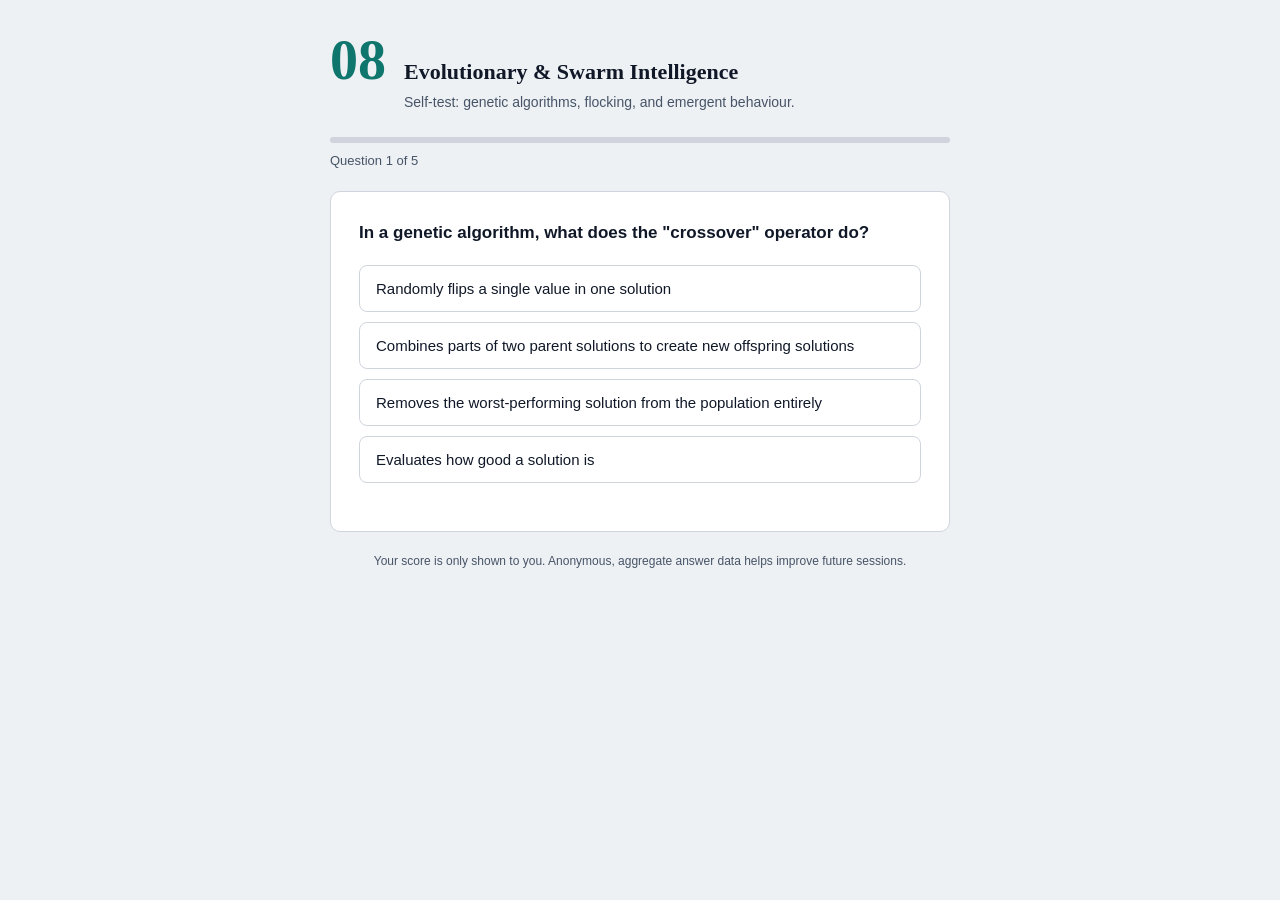
<file: quiz-week8.html>
<!DOCTYPE html>
<html lang="en">
<head>
<meta charset="UTF-8">
<meta name="viewport" content="width=device-width, initial-scale=1.0">
<title>Week 8 Self-Test — Evolutionary & Swarm Intelligence</title>
<style>
  :root{
    --bg:#EEF1F4;
    --surface:#FFFFFF;
    --ink:#101828;
    --ink-soft:#475467;
    --accent:#0F766E;
    --accent-soft:#E4F3F1;
    --danger:#B42318;
    --danger-soft:#FBEAE8;
    --border:#D0D5DD;
  }
  *{box-sizing:border-box;}
  @media (prefers-reduced-motion: reduce){
    *{animation:none !important; transition:none !important;}
  }
  body{
    margin:0;
    background:var(--bg);
    color:var(--ink);
    font-family:-apple-system,BlinkMacSystemFont,"Segoe UI",Roboto,sans-serif;
    line-height:1.5;
    min-height:100vh;
    display:flex;
    justify-content:center;
    padding:32px 16px 64px;
  }
  .wrap{ width:100%; max-width:620px; }
  header{
    display:flex;
    align-items:baseline;
    gap:18px;
    margin-bottom:24px;
  }
  .week-num{
    font-family:Georgia,"Iowan Old Style",serif;
    font-size:56px;
    font-weight:600;
    color:var(--accent);
    line-height:1;
  }
  .head-text h1{
    font-family:Georgia,"Iowan Old Style",serif;
    font-size:22px;
    margin:0 0 4px;
  }
  .head-text p{
    margin:0;
    color:var(--ink-soft);
    font-size:14px;
  }
  .progress-track{
    height:6px;
    background:var(--border);
    border-radius:3px;
    overflow:hidden;
    margin-bottom:8px;
  }
  .progress-fill{
    height:100%;
    background:var(--accent);
    width:0%;
    transition:width .3s ease;
  }
  .progress-label{
    font-size:13px;
    color:var(--ink-soft);
    margin-bottom:20px;
  }
  .card{
    background:var(--surface);
    border:1px solid var(--border);
    border-radius:10px;
    padding:28px;
  }
  .prompt{
    font-size:17px;
    font-weight:600;
    margin:0 0 20px;
  }
  .option{
    display:block;
    width:100%;
    text-align:left;
    padding:14px 16px;
    margin-bottom:10px;
    background:var(--surface);
    border:1px solid var(--border);
    border-radius:8px;
    font-size:15px;
    color:var(--ink);
    cursor:pointer;
    font-family:inherit;
  }
  .option:hover:not(:disabled){ border-color:var(--accent); }
  .option:focus-visible{ outline:3px solid var(--accent); outline-offset:2px; }
  .option.correct{ background:var(--accent-soft); border-color:var(--accent); }
  .option.incorrect{ background:var(--danger-soft); border-color:var(--danger); }
  .option:disabled{ cursor:default; }
  .feedback{
    margin-top:16px;
    padding:14px 16px;
    border-radius:8px;
    font-size:14px;
    display:none;
  }
  .feedback.show{ display:block; }
  .feedback.correct-fb{ background:var(--accent-soft); color:#0B4F49; }
  .feedback.incorrect-fb{ background:var(--danger-soft); color:#7A1913; }
  .feedback strong{ display:block; margin-bottom:4px; }
  .actions{ margin-top:20px; display:flex; justify-content:flex-end; }
  button.next{
    background:var(--accent);
    color:#fff;
    border:none;
    padding:11px 22px;
    border-radius:8px;
    font-size:15px;
    font-weight:600;
    cursor:pointer;
    display:none;
    font-family:inherit;
  }
  button.next.show{ display:inline-block; }
  button.next:focus-visible{ outline:3px solid var(--ink); outline-offset:2px; }
  .summary{ text-align:center; }
  .summary .score{
    font-family:Georgia,"Iowan Old Style",serif;
    font-size:48px;
    color:var(--accent);
    margin:8px 0;
  }
  .retake{
    margin-top:20px;
    background:none;
    border:1px solid var(--border);
    padding:10px 18px;
    border-radius:8px;
    font-size:14px;
    cursor:pointer;
    font-family:inherit;
    color:var(--ink);
  }
  footer{
    margin-top:20px;
    font-size:12px;
    color:var(--ink-soft);
    text-align:center;
  }
</style>
</head>
<body>
<div class="wrap">
  <header>
    <div class="week-num" id="weekNum">01</div>
    <div class="head-text">
      <h1 id="quizTitle">Loading…</h1>
      <p id="quizDesc"></p>
    </div>
  </header>

  <div class="progress-track"><div class="progress-fill" id="progressFill"></div></div>
  <div class="progress-label" id="progressLabel"></div>

  <div class="card" id="card"></div>

  <footer>Your score is only shown to you. Anonymous, aggregate answer data helps improve future sessions.</footer>
</div>

<script>
// ---- CONFIG: swap this object per week, keep the engine below unchanged ----
const QUIZ_CONFIG = {
  week: "week8",
  weekLabel: "08",
  title: "Evolutionary & Swarm Intelligence",
  description: "Self-test: genetic algorithms, flocking, and emergent behaviour.",
  // Paste your Apps Script /exec URL here once deployed. Leave blank to disable stats posting.
  scriptUrl: "PASTE_YOUR_APPS_SCRIPT_WEB_APP_URL_HERE",
  questions: [
    {
      id: "q1",
      prompt: "In a genetic algorithm, what does the \"crossover\" operator do?",
      options: [
        { id: "a", text: "Randomly flips a single value in one solution" },
        { id: "b", text: "Combines parts of two parent solutions to create new offspring solutions" },
        { id: "c", text: "Removes the worst-performing solution from the population entirely" },
        { id: "d", text: "Evaluates how good a solution is" },
      ],
      correct: "b",
      explanation: "Crossover mixes genetic material from two (or more) parent solutions, hopefully combining their strengths into new offspring — analogous to biological reproduction."
    },
    {
      id: "q2",
      prompt: "What is the main purpose of mutation in a genetic algorithm?",
      options: [
        { id: "a", text: "To guarantee the best solution is found immediately" },
        { id: "b", text: "To introduce and maintain diversity, helping avoid getting stuck at a local optimum" },
        { id: "c", text: "To remove the need for a fitness function" },
        { id: "d", text: "To make every generation identical to the last" },
      ],
      correct: "b",
      explanation: "Without mutation, a population can converge too early and get stuck on a mediocre solution; small random changes keep exploring the search space and can escape local optima."
    },
    {
      id: "q3",
      prompt: "What does a \"fitness function\" do in an evolutionary algorithm?",
      options: [
        { id: "a", text: "Assigns a score to a candidate solution, indicating how good it is at the task" },
        { id: "b", text: "Randomly generates the initial population" },
        { id: "c", text: "Always returns the same value regardless of the solution" },
        { id: "d", text: "Converts the population into a neural network" },
      ],
      correct: "a",
      explanation: "Fitness is the score used to decide which solutions are \"good enough\" to survive, reproduce, and pass their traits on — it's what drives the whole selection process."
    },
    {
      id: "q4",
      prompt: "Craig Reynolds' classic \"boids\" flocking model is built from which three simple rules?",
      options: [
        { id: "a", text: "Separation, alignment, cohesion" },
        { id: "b", text: "Selection, expansion, simulation" },
        { id: "c", text: "Sensing, planning, acting" },
        { id: "d", text: "Mutation, crossover, selection" },
      ],
      correct: "a",
      explanation: "Boids follow three local rules — avoid crowding neighbours (separation), match neighbours' heading (alignment), and move toward the average position of neighbours (cohesion) — and flocking emerges from just those three."
    },
    {
      id: "q5",
      prompt: "What does \"emergent behaviour\" mean in the context of swarm systems?",
      options: [
        { id: "a", text: "A single central controller directly commands every individual's every move" },
        { id: "b", text: "Complex group-level behaviour arises from many individuals following simple local rules, with no central controller" },
        { id: "c", text: "Every individual in the swarm is identical to a single global agent" },
        { id: "d", text: "The swarm's behaviour is fully scripted in advance and never varies" },
      ],
      correct: "b",
      explanation: "Emergence is exactly this: sophisticated-looking group behaviour (like flocking or foraging trails) can arise purely from many agents each following simple local rules, without anyone directing the group as a whole."
    }
  ]
};
// ---- END CONFIG ----

let current = 0;
let score = 0;
const total = QUIZ_CONFIG.questions.length;

document.getElementById("weekNum").textContent = QUIZ_CONFIG.weekLabel;
document.getElementById("quizTitle").textContent = QUIZ_CONFIG.title;
document.getElementById("quizDesc").textContent = QUIZ_CONFIG.description;

function postResult(questionId, chosen, correct){
  if (!QUIZ_CONFIG.scriptUrl || QUIZ_CONFIG.scriptUrl.startsWith("PASTE_")) return;
  try{
    fetch(QUIZ_CONFIG.scriptUrl, {
      method: "POST",
      mode: "no-cors",
      headers: { "Content-Type": "text/plain" },
      body: JSON.stringify({
        week: QUIZ_CONFIG.week,
        question_id: questionId,
        chosen: chosen,
        correct: correct
      })
    });
  }catch(err){ /* fail silently, stats are best-effort */ }
}

function renderQuestion(){
  const q = QUIZ_CONFIG.questions[current];
  document.getElementById("progressLabel").textContent = `Question ${current+1} of ${total}`;
  document.getElementById("progressFill").style.width = `${(current/total)*100}%`;

  const card = document.getElementById("card");
  card.innerHTML = "";

  const promptEl = document.createElement("p");
  promptEl.className = "prompt";
  promptEl.textContent = q.prompt;
  card.appendChild(promptEl);

  q.options.forEach(opt => {
    const btn = document.createElement("button");
    btn.className = "option";
    btn.textContent = opt.text;
    btn.addEventListener("click", () => selectOption(opt.id, btn));
    card.appendChild(btn);
  });

  const fb = document.createElement("div");
  fb.className = "feedback";
  fb.id = "feedback";
  card.appendChild(fb);

  const actions = document.createElement("div");
  actions.className = "actions";
  const nextBtn = document.createElement("button");
  nextBtn.className = "next";
  nextBtn.id = "nextBtn";
  nextBtn.textContent = current === total - 1 ? "See results" : "Next question";
  nextBtn.addEventListener("click", advance);
  actions.appendChild(nextBtn);
  card.appendChild(actions);
}

function selectOption(chosenId, btnEl){
  const q = QUIZ_CONFIG.questions[current];
  const isCorrect = chosenId === q.correct;
  if (isCorrect) score++;

  document.querySelectorAll(".option").forEach(b => {
    b.disabled = true;
    if (b === btnEl) b.classList.add(isCorrect ? "correct" : "incorrect");
    if (!isCorrect && b.textContent === q.options.find(o => o.id === q.correct).text){
      b.classList.add("correct");
    }
  });

  const fb = document.getElementById("feedback");
  fb.classList.add("show", isCorrect ? "correct-fb" : "incorrect-fb");
  fb.innerHTML = `<strong>${isCorrect ? "Correct." : "Not quite."}</strong>${q.explanation}`;

  document.getElementById("nextBtn").classList.add("show");
  postResult(q.id, chosenId, isCorrect);
}

function advance(){
  current++;
  if (current < total){
    renderQuestion();
  }else{
    showSummary();
  }
}

function showSummary(){
  document.getElementById("progressFill").style.width = "100%";
  document.getElementById("progressLabel").textContent = "Complete";
  const card = document.getElementById("card");
  card.innerHTML = `
    <div class="summary">
      <p>You scored</p>
      <div class="score">${score} / ${total}</div>
      <button class="retake" id="retakeBtn">Retake quiz</button>
    </div>
  `;
  document.getElementById("retakeBtn").addEventListener("click", () => {
    current = 0; score = 0; renderQuestion();
  });
}

renderQuestion();
</script>
</body>
</html>
</file>
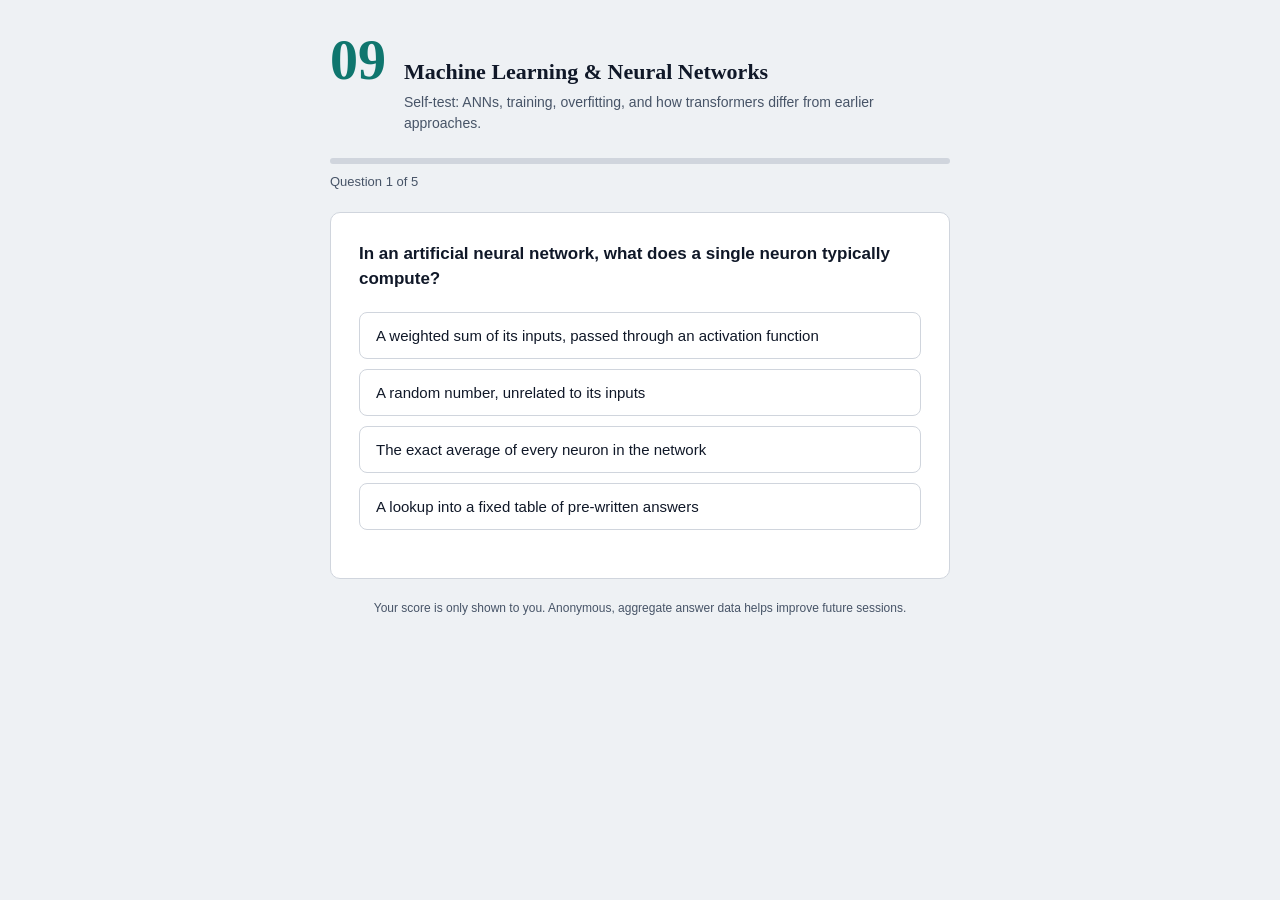
<file: quiz-week9.html>
<!DOCTYPE html>
<html lang="en">
<head>
<meta charset="UTF-8">
<meta name="viewport" content="width=device-width, initial-scale=1.0">
<title>Week 9 Self-Test — Machine Learning & Neural Networks</title>
<style>
  :root{
    --bg:#EEF1F4;
    --surface:#FFFFFF;
    --ink:#101828;
    --ink-soft:#475467;
    --accent:#0F766E;
    --accent-soft:#E4F3F1;
    --danger:#B42318;
    --danger-soft:#FBEAE8;
    --border:#D0D5DD;
  }
  *{box-sizing:border-box;}
  @media (prefers-reduced-motion: reduce){
    *{animation:none !important; transition:none !important;}
  }
  body{
    margin:0;
    background:var(--bg);
    color:var(--ink);
    font-family:-apple-system,BlinkMacSystemFont,"Segoe UI",Roboto,sans-serif;
    line-height:1.5;
    min-height:100vh;
    display:flex;
    justify-content:center;
    padding:32px 16px 64px;
  }
  .wrap{ width:100%; max-width:620px; }
  header{
    display:flex;
    align-items:baseline;
    gap:18px;
    margin-bottom:24px;
  }
  .week-num{
    font-family:Georgia,"Iowan Old Style",serif;
    font-size:56px;
    font-weight:600;
    color:var(--accent);
    line-height:1;
  }
  .head-text h1{
    font-family:Georgia,"Iowan Old Style",serif;
    font-size:22px;
    margin:0 0 4px;
  }
  .head-text p{
    margin:0;
    color:var(--ink-soft);
    font-size:14px;
  }
  .progress-track{
    height:6px;
    background:var(--border);
    border-radius:3px;
    overflow:hidden;
    margin-bottom:8px;
  }
  .progress-fill{
    height:100%;
    background:var(--accent);
    width:0%;
    transition:width .3s ease;
  }
  .progress-label{
    font-size:13px;
    color:var(--ink-soft);
    margin-bottom:20px;
  }
  .card{
    background:var(--surface);
    border:1px solid var(--border);
    border-radius:10px;
    padding:28px;
  }
  .prompt{
    font-size:17px;
    font-weight:600;
    margin:0 0 20px;
  }
  .option{
    display:block;
    width:100%;
    text-align:left;
    padding:14px 16px;
    margin-bottom:10px;
    background:var(--surface);
    border:1px solid var(--border);
    border-radius:8px;
    font-size:15px;
    color:var(--ink);
    cursor:pointer;
    font-family:inherit;
  }
  .option:hover:not(:disabled){ border-color:var(--accent); }
  .option:focus-visible{ outline:3px solid var(--accent); outline-offset:2px; }
  .option.correct{ background:var(--accent-soft); border-color:var(--accent); }
  .option.incorrect{ background:var(--danger-soft); border-color:var(--danger); }
  .option:disabled{ cursor:default; }
  .feedback{
    margin-top:16px;
    padding:14px 16px;
    border-radius:8px;
    font-size:14px;
    display:none;
  }
  .feedback.show{ display:block; }
  .feedback.correct-fb{ background:var(--accent-soft); color:#0B4F49; }
  .feedback.incorrect-fb{ background:var(--danger-soft); color:#7A1913; }
  .feedback strong{ display:block; margin-bottom:4px; }
  .actions{ margin-top:20px; display:flex; justify-content:flex-end; }
  button.next{
    background:var(--accent);
    color:#fff;
    border:none;
    padding:11px 22px;
    border-radius:8px;
    font-size:15px;
    font-weight:600;
    cursor:pointer;
    display:none;
    font-family:inherit;
  }
  button.next.show{ display:inline-block; }
  button.next:focus-visible{ outline:3px solid var(--ink); outline-offset:2px; }
  .summary{ text-align:center; }
  .summary .score{
    font-family:Georgia,"Iowan Old Style",serif;
    font-size:48px;
    color:var(--accent);
    margin:8px 0;
  }
  .retake{
    margin-top:20px;
    background:none;
    border:1px solid var(--border);
    padding:10px 18px;
    border-radius:8px;
    font-size:14px;
    cursor:pointer;
    font-family:inherit;
    color:var(--ink);
  }
  footer{
    margin-top:20px;
    font-size:12px;
    color:var(--ink-soft);
    text-align:center;
  }
</style>
</head>
<body>
<div class="wrap">
  <header>
    <div class="week-num" id="weekNum">01</div>
    <div class="head-text">
      <h1 id="quizTitle">Loading…</h1>
      <p id="quizDesc"></p>
    </div>
  </header>

  <div class="progress-track"><div class="progress-fill" id="progressFill"></div></div>
  <div class="progress-label" id="progressLabel"></div>

  <div class="card" id="card"></div>

  <footer>Your score is only shown to you. Anonymous, aggregate answer data helps improve future sessions.</footer>
</div>

<script>
// ---- CONFIG: swap this object per week, keep the engine below unchanged ----
const QUIZ_CONFIG = {
  week: "week9",
  weekLabel: "09",
  title: "Machine Learning & Neural Networks",
  description: "Self-test: ANNs, training, overfitting, and how transformers differ from earlier approaches.",
  // Paste your Apps Script /exec URL here once deployed. Leave blank to disable stats posting.
  scriptUrl: "PASTE_YOUR_APPS_SCRIPT_WEB_APP_URL_HERE",
  questions: [
    {
      id: "q1",
      prompt: "In an artificial neural network, what does a single neuron typically compute?",
      options: [
        { id: "a", text: "A weighted sum of its inputs, passed through an activation function" },
        { id: "b", text: "A random number, unrelated to its inputs" },
        { id: "c", text: "The exact average of every neuron in the network" },
        { id: "d", text: "A lookup into a fixed table of pre-written answers" },
      ],
      correct: "a",
      explanation: "Each neuron combines its inputs with learned weights (plus a bias), sums them, and passes the result through a non-linear activation function — this non-linearity is what lets networks learn complex functions."
    },
    {
      id: "q2",
      prompt: "What is backpropagation used for?",
      options: [
        { id: "a", text: "Deleting neurons that are no longer needed" },
        { id: "b", text: "Computing how much each weight contributed to the error, so weights can be updated via gradient descent" },
        { id: "c", text: "Generating the training dataset automatically" },
        { id: "d", text: "Converting a neural network into a decision tree" },
      ],
      correct: "b",
      explanation: "Backpropagation applies the chain rule to efficiently compute the gradient of the loss with respect to every weight in the network, which gradient descent then uses to adjust those weights."
    },
    {
      id: "q3",
      prompt: "A model that performs very well on training data but poorly on new, unseen data is exhibiting:",
      options: [
        { id: "a", text: "Underfitting" },
        { id: "b", text: "Overfitting" },
        { id: "c", text: "Perfect generalisation" },
        { id: "d", text: "Zero-shot learning" },
      ],
      correct: "b",
      explanation: "Overfitting means the model has learned patterns specific to (or noise in) the training data rather than the underlying general pattern, so it fails to generalise to new examples."
    },
    {
      id: "q4",
      prompt: "What is the key difference between supervised and unsupervised learning?",
      options: [
        { id: "a", text: "Supervised learning uses labelled input-output examples; unsupervised learning finds structure in unlabelled data" },
        { id: "b", text: "Unsupervised learning always requires more labelled data than supervised learning" },
        { id: "c", text: "They are two names for exactly the same process" },
        { id: "d", text: "Supervised learning never uses any numerical data" },
      ],
      correct: "a",
      explanation: "Supervised learning trains on examples with known correct outputs (labels); unsupervised learning looks for patterns, clusters, or structure in data that has no labels at all."
    },
    {
      id: "q5",
      prompt: "What problem does self-attention in transformers address better than earlier recurrent (RNN) approaches?",
      options: [
        { id: "a", text: "Transformers can only process one word at a time, just like RNNs" },
        { id: "b", text: "Self-attention lets the model directly relate distant tokens and process the sequence in parallel, easing long-range dependency and speed limitations RNNs had" },
        { id: "c", text: "Self-attention removes the need for any training data" },
        { id: "d", text: "RNNs already solved long-range dependencies perfectly, so transformers changed nothing" },
      ],
      correct: "b",
      explanation: "RNNs process sequences step by step, which makes long-range dependencies hard to learn and training slow (no parallelism). Self-attention lets every token attend directly to every other token, both easing long-range learning and enabling parallel computation."
    }
  ]
};
// ---- END CONFIG ----

let current = 0;
let score = 0;
const total = QUIZ_CONFIG.questions.length;

document.getElementById("weekNum").textContent = QUIZ_CONFIG.weekLabel;
document.getElementById("quizTitle").textContent = QUIZ_CONFIG.title;
document.getElementById("quizDesc").textContent = QUIZ_CONFIG.description;

function postResult(questionId, chosen, correct){
  if (!QUIZ_CONFIG.scriptUrl || QUIZ_CONFIG.scriptUrl.startsWith("PASTE_")) return;
  try{
    fetch(QUIZ_CONFIG.scriptUrl, {
      method: "POST",
      mode: "no-cors",
      headers: { "Content-Type": "text/plain" },
      body: JSON.stringify({
        week: QUIZ_CONFIG.week,
        question_id: questionId,
        chosen: chosen,
        correct: correct
      })
    });
  }catch(err){ /* fail silently, stats are best-effort */ }
}

function renderQuestion(){
  const q = QUIZ_CONFIG.questions[current];
  document.getElementById("progressLabel").textContent = `Question ${current+1} of ${total}`;
  document.getElementById("progressFill").style.width = `${(current/total)*100}%`;

  const card = document.getElementById("card");
  card.innerHTML = "";

  const promptEl = document.createElement("p");
  promptEl.className = "prompt";
  promptEl.textContent = q.prompt;
  card.appendChild(promptEl);

  q.options.forEach(opt => {
    const btn = document.createElement("button");
    btn.className = "option";
    btn.textContent = opt.text;
    btn.addEventListener("click", () => selectOption(opt.id, btn));
    card.appendChild(btn);
  });

  const fb = document.createElement("div");
  fb.className = "feedback";
  fb.id = "feedback";
  card.appendChild(fb);

  const actions = document.createElement("div");
  actions.className = "actions";
  const nextBtn = document.createElement("button");
  nextBtn.className = "next";
  nextBtn.id = "nextBtn";
  nextBtn.textContent = current === total - 1 ? "See results" : "Next question";
  nextBtn.addEventListener("click", advance);
  actions.appendChild(nextBtn);
  card.appendChild(actions);
}

function selectOption(chosenId, btnEl){
  const q = QUIZ_CONFIG.questions[current];
  const isCorrect = chosenId === q.correct;
  if (isCorrect) score++;

  document.querySelectorAll(".option").forEach(b => {
    b.disabled = true;
    if (b === btnEl) b.classList.add(isCorrect ? "correct" : "incorrect");
    if (!isCorrect && b.textContent === q.options.find(o => o.id === q.correct).text){
      b.classList.add("correct");
    }
  });

  const fb = document.getElementById("feedback");
  fb.classList.add("show", isCorrect ? "correct-fb" : "incorrect-fb");
  fb.innerHTML = `<strong>${isCorrect ? "Correct." : "Not quite."}</strong>${q.explanation}`;

  document.getElementById("nextBtn").classList.add("show");
  postResult(q.id, chosenId, isCorrect);
}

function advance(){
  current++;
  if (current < total){
    renderQuestion();
  }else{
    showSummary();
  }
}

function showSummary(){
  document.getElementById("progressFill").style.width = "100%";
  document.getElementById("progressLabel").textContent = "Complete";
  const card = document.getElementById("card");
  card.innerHTML = `
    <div class="summary">
      <p>You scored</p>
      <div class="score">${score} / ${total}</div>
      <button class="retake" id="retakeBtn">Retake quiz</button>
    </div>
  `;
  document.getElementById("retakeBtn").addEventListener("click", () => {
    current = 0; score = 0; renderQuestion();
  });
}

renderQuestion();
</script>
</body>
</html>
</file>
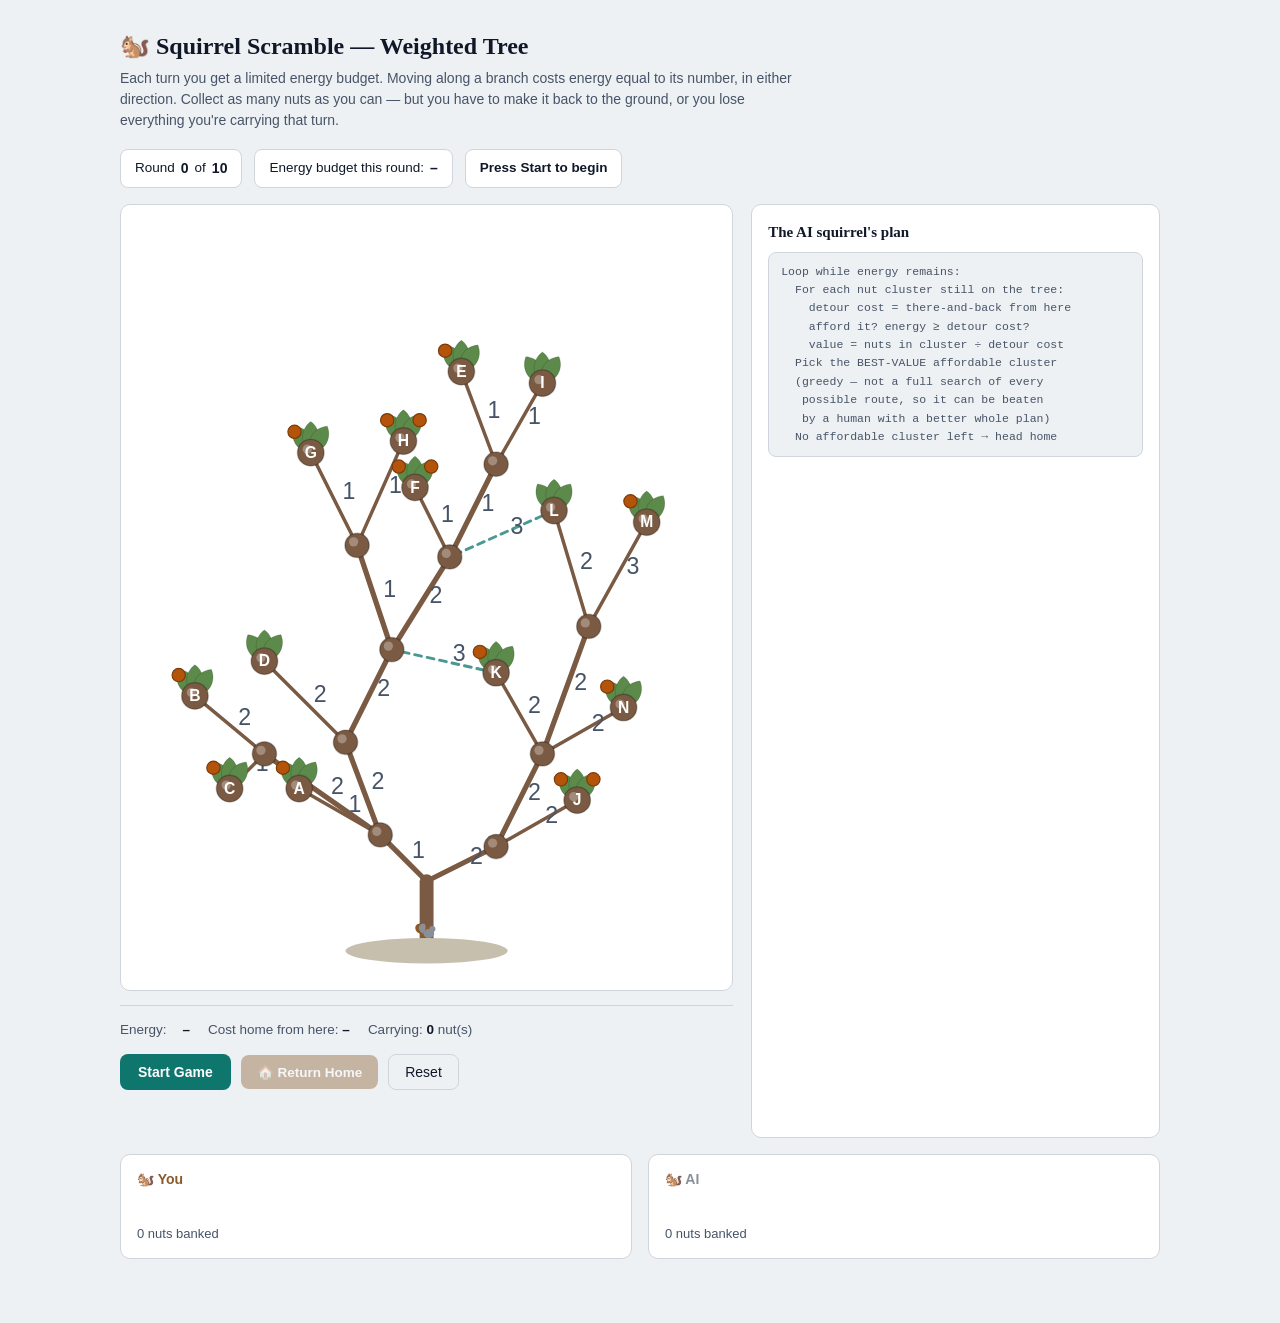
<file: squirrelscramble.html>
<!DOCTYPE html>
<html lang="en">
<head>
<meta charset="UTF-8">
<meta name="viewport" content="width=device-width, initial-scale=1.0">
<title>Squirrel Scramble — Budgeted Foraging on a Weighted Tree</title>
<style>
  :root{
    --bg:#EEF1F4;
    --surface:#FFFFFF;
    --ink:#101828;
    --ink-soft:#475467;
    --accent:#0F766E;
    --accent-soft:#E4F3F1;
    --danger:#B42318;
    --danger-soft:#FBEAE8;
    --warn:#B7791F;
    --border:#D0D5DD;
    --bark:#7A5A42;
    --player:#8B5A2B;
    --ai:#8A8F98;
    --leaf: #5B8A4A;
  }
  *{box-sizing:border-box;}
  @media (prefers-reduced-motion: reduce){ *{transition:none !important;} }
  body{
    margin:0; background:var(--bg); color:var(--ink);
    font-family:-apple-system,BlinkMacSystemFont,"Segoe UI",Roboto,sans-serif;
    line-height:1.5; padding:28px 16px 64px; display:flex; justify-content:center;
  }
  .wrap{ width:100%; max-width:1040px; }
  h1{ font-family:Georgia,"Iowan Old Style",serif; font-size:24px; margin:0 0 4px; }
  .sub{ color:var(--ink-soft); font-size:14px; margin:0 0 18px; max-width:680px; }

  .top-row{
    display:flex; gap:12px; flex-wrap:wrap; align-items:center; margin-bottom:16px;
  }
  .chip{
    background:var(--surface); border:1px solid var(--border); border-radius:8px;
    padding:8px 14px; font-size:13.5px; display:flex; align-items:center; gap:6px;
  }
  .chip strong{ font-size:14px; }
  .chip.turn{ font-weight:700; }
  .chip.turn.player{ color:var(--player); border-color:var(--player); }
  .chip.turn.ai{ color:var(--ai); border-color:var(--ai); }

  .layout{ display:grid; grid-template-columns:1fr; gap:18px; }
  @media (min-width:820px){ .layout{ grid-template-columns: 1.5fr 1fr; } }

  .tree-panel{
    background:var(--surface); border:1px solid var(--border); border-radius:10px; padding:16px;
  }
  .stage{ position:relative; width:100%; aspect-ratio: 100 / 130; }
  .stage svg{ position:absolute; inset:0; width:100%; height:100%; overflow:visible; }
  .edge-label{ font-size:4px; fill:var(--ink-soft); font-family:inherit; }
  .node-dot{ cursor:default; }
  .node-dot.clickable{ cursor:pointer; }

  .status-bar{
    display:flex; gap:18px; flex-wrap:wrap; align-items:center;
    margin-top:14px; padding-top:14px; border-top:1px solid var(--border);
    font-size:13.5px; color:var(--ink-soft);
  }
  .status-bar strong{ color:var(--ink); }
  .energy-wrap{ display:flex; align-items:center; gap:8px; }
  .energy-bar{ display:flex; gap:2px; }
  .energy-slot{
    width:17px; height:17px; border-radius:4px; font-size:9px;
    display:flex; align-items:center; justify-content:center;
    background:var(--accent-soft); color:var(--accent); border:1px solid var(--accent);
    font-weight:700; transition:background .2s ease, color .2s ease, border-color .2s ease;
  }
  .energy-slot.spent{ background:var(--bg); color:var(--border); border-color:var(--border); }
  .ground-pile-badge{
    position:absolute; transform:translate(-50%, 55%);
    font-size:11px; font-weight:700; background:#EFE6D8; border:1.5px solid var(--bark);
    border-radius:8px; padding:3px 9px; color:var(--bark); white-space:nowrap; pointer-events:none;
  }
  .controls{ margin-top:14px; display:flex; gap:10px; align-items:center; flex-wrap:wrap; }
  button.primary{
    background:var(--accent); color:#fff; border:none; padding:10px 18px;
    border-radius:8px; font-size:14px; font-weight:600; cursor:pointer; font-family:inherit;
  }
  button.primary:disabled{ opacity:.5; cursor:default; }
  button.secondary{
    background:var(--player); color:#fff; border:none; padding:9px 16px;
    border-radius:8px; font-size:13.5px; font-weight:600; cursor:pointer; font-family:inherit;
  }
  button.secondary:disabled{ opacity:.4; cursor:default; }
  button.ghost{
    background:none; border:1px solid var(--border); color:var(--ink);
    padding:9px 16px; border-radius:8px; font-size:14px; cursor:pointer; font-family:inherit;
  }
  .msg{ font-size:14px; min-height:20px; color:var(--ink-soft); }

  .brain-panel{ background:var(--surface); border:1px solid var(--border); border-radius:10px; padding:16px; }
  .brain-panel h2{ font-size:15px; margin:0 0 8px; font-family:Georgia,"Iowan Old Style",serif; }
  .pseudo{
    background:var(--bg); border:1px solid var(--border); border-radius:8px;
    padding:10px 12px; font-size:11.5px; line-height:1.6; color:var(--ink-soft);
    white-space:pre; overflow-x:auto; margin:0 0 12px;
    font-family:ui-monospace,SFMono-Regular,Menlo,Consolas,monospace;
  }
  .trace{ font-size:13px; max-height:260px; overflow-y:auto; }
  .trace-line{ padding:6px 9px; border-radius:6px; margin-bottom:4px; background:var(--bg); border-left:3px solid var(--border); }
  .trace-line.picked{ border-left-color:var(--ai); background:#F1F0F4; font-weight:600; }
  .trace-line.rejected{ color:var(--ink-soft); }
  .trace-line.event{ border-left-color:var(--accent); background:var(--accent-soft); font-weight:600; }

  .piles{ display:flex; gap:16px; margin-top:16px; flex-wrap:wrap; }
  .pile{
    background:var(--surface); border:1px solid var(--border); border-radius:10px;
    padding:14px 16px; flex:1; min-width:200px;
  }
  .pile h3{ margin:0 0 6px; font-size:14px; }
  .pile.player h3{ color:var(--player); }
  .pile.ai h3{ color:var(--ai); }
  .pile .nuts{ font-size:18px; letter-spacing:2px; line-height:1.4; min-height:24px; }
  .pile .count{ font-size:13px; color:var(--ink-soft); margin-top:4px; }
</style>
</head>
<body>
<div class="wrap">
  <h1>🐿️ Squirrel Scramble — Weighted Tree</h1>
  <p class="sub">Each turn you get a limited energy budget. Moving along a branch costs energy equal to its number, in either direction. Collect as many nuts as you can — but you have to make it back to the ground, or you lose everything you're carrying that turn.</p>

  <div class="top-row">
    <div class="chip">Round <strong id="roundNum">0</strong> of <strong id="roundTotal">10</strong></div>
    <div class="chip">Energy budget this round: <strong id="energyBudgetChip">–</strong></div>
    <div class="chip turn" id="turnChip">Press Start to begin</div>
  </div>

  <div class="layout">
    <div>
      <div class="tree-panel">
        <div class="stage" id="stage">
          <svg id="svgLayer" viewBox="0 0 100 130" preserveAspectRatio="xMidYMid meet"></svg>
          <div id="tokenLayer"></div>
          <div id="groundLayer"></div>
        </div>
      </div>

      <div class="status-bar">
        <div class="energy-wrap">
          <span>Energy:</span>
          <div class="energy-bar" id="energyBar"></div>
          <strong id="energyLeft">–</strong>
        </div>
        <div>Cost home from here: <strong id="costHome">–</strong></div>
        <div>Carrying: <strong id="carrying">0</strong> nut(s)</div>
      </div>

      <div class="controls">
        <button class="primary" id="mainBtn">Start Game</button>
        <button class="secondary" id="homeBtn" disabled>🏠 Return Home</button>
        <button class="ghost" id="resetBtn">Reset</button>
      </div>
      <p class="msg" id="msg"></p>
    </div>

    <div class="brain-panel">
      <h2>The AI squirrel's plan</h2>
      <pre class="pseudo">Loop while energy remains:
  For each nut cluster still on the tree:
    detour cost = there-and-back from here
    afford it? energy ≥ detour cost?
    value = nuts in cluster ÷ detour cost
  Pick the BEST-VALUE affordable cluster
  (greedy — not a full search of every
   possible route, so it can be beaten
   by a human with a better whole plan)
  No affordable cluster left → head home</pre>
      <div class="trace" id="trace">
        <div class="trace-line">Press "Start Game" — the AI's reasoning for each turn will appear here, one step at a time.</div>
      </div>
    </div>
  </div>

  <div class="piles">
    <div class="pile player">
      <h3>🐿️ You</h3>
      <div class="nuts" id="playerNuts"></div>
      <div class="count"><span id="playerScore">0</span> nuts banked</div>
    </div>
    <div class="pile ai">
      <h3>🐿️ AI</h3>
      <div class="nuts" id="aiNuts"></div>
      <div class="count"><span id="aiScore">0</span> nuts banked</div>
    </div>
  </div>
</div>

<script>
/* ---------------- Tree data ----------------
   Every node (except root) has a parent and an edge weight to that parent.
   Weight applies equally in both directions. Leaves (A–N) are where nuts
   can appear; the jX nodes are plain branch junctions with no nuts. */
const NODES = {
  root: { x:50,  y:124, parent:null,  weight:0, leaf:false },

  jL1:  { x:42,  y:106, parent:'root', weight:1, leaf:false },
  A:    { x:28,  y:98,  parent:'jL1',  weight:1, leaf:true },
  jL2:  { x:36,  y:90,  parent:'jL1',  weight:2, leaf:false },
  D:    { x:22,  y:76,  parent:'jL2',  weight:2, leaf:true },
  jL3:  { x:44,  y:74,  parent:'jL2',  weight:2, leaf:false },
  jL4:  { x:38,  y:56,  parent:'jL3',  weight:1, leaf:false },
  G:    { x:30,  y:40,  parent:'jL4',  weight:1, leaf:true },
  H:    { x:46,  y:38,  parent:'jL4',  weight:1, leaf:true },
  jL5:  { x:54,  y:58,  parent:'jL3',  weight:2, leaf:false },
  F:    { x:48,  y:46,  parent:'jL5',  weight:1, leaf:true },
  jL6:  { x:62,  y:42,  parent:'jL5',  weight:1, leaf:false },
  E:    { x:56,  y:26,  parent:'jL6',  weight:1, leaf:true },
  I:    { x:70,  y:28,  parent:'jL6',  weight:1, leaf:true },
  jL7:  { x:22,  y:92,  parent:'jL1',  weight:2, leaf:false },
  B:    { x:10,  y:82,  parent:'jL7',  weight:2, leaf:true },
  C:    { x:16,  y:98,  parent:'jL7',  weight:1, leaf:true },

  jR1:  { x:62,  y:108, parent:'root', weight:2, leaf:false },
  J:    { x:76,  y:100, parent:'jR1',  weight:2, leaf:true },
  jR2:  { x:70,  y:92,  parent:'jR1',  weight:2, leaf:false },
  K:    { x:62,  y:78,  parent:'jR2',  weight:2, leaf:true },
  N:    { x:84,  y:84,  parent:'jR2',  weight:2, leaf:true },
  jR3:  { x:78,  y:70,  parent:'jR2',  weight:2, leaf:false },
  L:    { x:72,  y:50,  parent:'jR3',  weight:2, leaf:true },
  M:    { x:88,  y:52,  parent:'jR3',  weight:3, leaf:true }
};
const LEAVES = Object.keys(NODES).filter(id => NODES[id].leaf);

// Extra non-branch connections — "jump" shortcuts a squirrel can leap
// directly across, independent of the tree's parent/child structure.
const EXTRA_EDGES = [
  { a: 'K', b: 'jL3', weight: 3 },
  { a: 'L', b: 'jL5', weight: 3 }
];

// Build a full adjacency list (tree edges + extra jump edges) and use
// Dijkstra for shortest paths, since jump edges mean the shortest route
// between two nodes isn't always the plain tree path anymore.
const ADJ = {};
Object.keys(NODES).forEach(id => ADJ[id] = []);
Object.entries(NODES).forEach(([id, n]) => {
  if (n.parent){
    ADJ[id].push({ to: n.parent, w: n.weight });
    ADJ[n.parent].push({ to: id, w: n.weight });
  }
});
EXTRA_EDGES.forEach(({ a, b, weight }) => {
  ADJ[a].push({ to: b, w: weight });
  ADJ[b].push({ to: a, w: weight });
});

function neighbours(id){ return ADJ[id].map(e => e.to); }
function edgeWeight(a, b){
  const e = ADJ[a].find(e => e.to === b);
  if (!e) throw new Error('not adjacent: ' + a + ',' + b);
  return e.w;
}
function shortestPath(start, end){
  const dist = {}, prev = {}, visited = new Set();
  Object.keys(NODES).forEach(id => dist[id] = Infinity);
  dist[start] = 0;
  const queue = [start];
  while (queue.length){
    queue.sort((a, b) => dist[a] - dist[b]);
    const u = queue.shift();
    if (visited.has(u)) continue;
    visited.add(u);
    if (u === end) break;
    ADJ[u].forEach(({ to, w }) => {
      if (visited.has(to)) return;
      const nd = dist[u] + w;
      if (nd < dist[to]){
        dist[to] = nd;
        prev[to] = u;
        queue.push(to);
      }
    });
  }
  const path = [end];
  let cur = end;
  while (prev[cur] !== undefined){ cur = prev[cur]; path.unshift(cur); }
  return { path, cost: dist[end] };
}
function pathBetween(a, b){ return shortestPath(a, b).path; }
function pathCost(path){
  let c = 0;
  for (let i = 0; i < path.length - 1; i++) c += edgeWeight(path[i], path[i + 1]);
  return c;
}
function costHomeFrom(id){ return shortestPath(id, 'root').cost; }

/* ---------------- Game constants ---------------- */
const TOTAL_ROUNDS = 10;
const SPAWN_WINDOW = TOTAL_ROUNDS - 1;  // tree stays topped up through round 9
const INITIAL_NUT_COUNT = 11;           // start lush — most of the tree already has something
const TARGET_OCCUPIED_LEAVES = 11;      // each round, top back up toward this many of the 14 leaves holding nuts
const AI_STEP_DELAY_MS = 1700;

// Energy ramps gently — edit this to flatten, steepen, or remove the ramp.
// Base raised to 14 (from 10) after playtesting: with only 10, most of the
// tree was unreachable round-trip from turn one, so there wasn't really a
// choice to make. At 14, about two-thirds of the leaves are viable early,
// with the deepest ones opening up as energy ramps through round 10.
function energyForRound(round){
  return 14 + Math.floor((round - 1) / 2);
}

/* ---------------- Game state ---------------- */
let round = 0;
let nuts = {};                // leafId -> count (0-3) of nuts currently on that leaf
let groundPile = 0;           // nuts dropped from a "stuck" event, sitting at the base of the tree
let bankedScore = { player:0, ai:0 };
let turn = null;               // 'player' | 'ai' | null
let energyLeft = 0;
let pos = 'root';
let carried = 0;
let gameOver = false;
let aiRunning = false;
let phase = 'notStarted'; // notStarted | playerTurn | playerDoneAwaitingAI | aiTurn | roundDoneAwaitingNext | gameOver

const $ = id => document.getElementById(id);

/* ---------------- Sound effects (synthesized, no audio files needed) ---------------- */
let audioCtx = null;
function getAudioCtx(){
  if (!audioCtx) audioCtx = new (window.AudioContext || window.webkitAudioContext)();
  if (audioCtx.state === 'suspended') audioCtx.resume();
  return audioCtx;
}
function playCrunch(){
  try{
    const ctx = getAudioCtx();
    const dur = 0.1;
    const buffer = ctx.createBuffer(1, ctx.sampleRate * dur, ctx.sampleRate);
    const data = buffer.getChannelData(0);
    for (let i = 0; i < data.length; i++) data[i] = (Math.random() * 2 - 1) * (1 - i / data.length);
    const noise = ctx.createBufferSource();
    noise.buffer = buffer;
    const filter = ctx.createBiquadFilter();
    filter.type = 'bandpass';
    filter.frequency.value = 1800;
    const gain = ctx.createGain();
    gain.gain.value = 0.35;
    noise.connect(filter).connect(gain).connect(ctx.destination);
    noise.start();
  }catch(e){ /* audio not available, fail silently */ }
}
function playSqueak(){
  try{
    const ctx = getAudioCtx();
    const osc = ctx.createOscillator();
    const gain = ctx.createGain();
    osc.type = 'sine';
    osc.frequency.setValueAtTime(900, ctx.currentTime);
    osc.frequency.exponentialRampToValueAtTime(1800, ctx.currentTime + 0.12);
    gain.gain.setValueAtTime(0.25, ctx.currentTime);
    gain.gain.exponentialRampToValueAtTime(0.001, ctx.currentTime + 0.15);
    osc.connect(gain).connect(ctx.destination);
    osc.start();
    osc.stop(ctx.currentTime + 0.16);
  }catch(e){ /* audio not available, fail silently */ }
}
function playPop(){
  try{
    const ctx = getAudioCtx();
    const osc = ctx.createOscillator();
    const gain = ctx.createGain();
    osc.type = 'square';
    osc.frequency.setValueAtTime(180, ctx.currentTime);
    osc.frequency.exponentialRampToValueAtTime(50, ctx.currentTime + 0.12);
    gain.gain.setValueAtTime(0.3, ctx.currentTime);
    gain.gain.exponentialRampToValueAtTime(0.001, ctx.currentTime + 0.14);
    osc.connect(gain).connect(ctx.destination);
    osc.start();
    osc.stop(ctx.currentTime + 0.15);
  }catch(e){ /* audio not available, fail silently */ }
}

/* ---------------- Rendering ---------------- */
function seasonColor(){
  const t = Math.max(0, Math.min(1, (round - 1) / (TOTAL_ROUNDS - 1 || 1)));
  const stops = [ [91,138,74], [217,133,46], [107,74,52] ]; // green -> orange -> bark brown
  const seg = t < 0.5 ? 0 : 1;
  const localT = t < 0.5 ? t / 0.5 : (t - 0.5) / 0.5;
  const c0 = stops[seg], c1 = stops[seg+1];
  const r = Math.round(c0[0] + (c1[0]-c0[0]) * localT);
  const g = Math.round(c0[1] + (c1[1]-c0[1]) * localT);
  const b = Math.round(c0[2] + (c1[2]-c0[2]) * localT);
  return `rgb(${r},${g},${b})`;
}

function buildStage(){
  const svg = $('svgLayer');
  svg.innerHTML = '';
  const ns = 'http://www.w3.org/2000/svg';

  // A short trunk before the first fork — purely visual; the actual
  // 'root' node coordinate is unchanged (that's still where the ground,
  // the squirrel start position, and the nut pile render).
  const TRUNK_TOP = { x: 50, y: 114 };
  const trunk = document.createElementNS(ns, 'line');
  trunk.setAttribute('x1', 50); trunk.setAttribute('y1', 126);
  trunk.setAttribute('x2', TRUNK_TOP.x); trunk.setAttribute('y2', TRUNK_TOP.y);
  trunk.setAttribute('stroke', 'var(--bark)');
  trunk.setAttribute('stroke-width', 2.4);
  trunk.setAttribute('stroke-linecap', 'round');
  svg.appendChild(trunk);

  // edges (tree branches)
  Object.entries(NODES).forEach(([id, n]) => {
    if (!n.parent) return;
    const p = n.parent === 'root' ? TRUNK_TOP : NODES[n.parent];
    const line = document.createElementNS(ns, 'line');
    line.setAttribute('x1', p.x); line.setAttribute('y1', p.y);
    line.setAttribute('x2', n.x); line.setAttribute('y2', n.y);
    line.setAttribute('stroke', 'var(--bark)');
    line.setAttribute('stroke-width', n.leaf ? 0.6 : 0.9);
    line.setAttribute('stroke-linecap', 'round');
    svg.appendChild(line);

    const midX = (p.x + n.x) / 2, midY = (p.y + n.y) / 2;
    const label = document.createElementNS(ns, 'text');
    label.setAttribute('x', midX + 1.5);
    label.setAttribute('y', midY);
    label.setAttribute('class', 'edge-label');
    label.textContent = n.weight;
    svg.appendChild(label);
  });

  // extra jump-shortcut edges — dotted, since these aren't real branches
  EXTRA_EDGES.forEach(({ a, b, weight }) => {
    const pa = NODES[a], pb = NODES[b];
    const line = document.createElementNS(ns, 'line');
    line.setAttribute('x1', pa.x); line.setAttribute('y1', pa.y);
    line.setAttribute('x2', pb.x); line.setAttribute('y2', pb.y);
    line.setAttribute('stroke', 'var(--accent)');
    line.setAttribute('stroke-width', 0.5);
    line.setAttribute('stroke-dasharray', '1.2,1');
    line.setAttribute('stroke-linecap', 'round');
    line.setAttribute('opacity', '0.75');
    svg.appendChild(line);

    const midX = (pa.x + pb.x) / 2, midY = (pa.y + pb.y) / 2;
    const label = document.createElementNS(ns, 'text');
    label.setAttribute('x', midX + 1.5);
    label.setAttribute('y', midY);
    label.setAttribute('class', 'edge-label');
    label.setAttribute('fill', 'var(--accent)');
    label.textContent = weight;
    svg.appendChild(label);
  });

  // ground
  const ground = document.createElementNS(ns, 'ellipse');
  ground.setAttribute('cx', 50); ground.setAttribute('cy', 126);
  ground.setAttribute('rx', 14); ground.setAttribute('ry', 2.2);
  ground.setAttribute('fill', '#C7BFAE');
  svg.appendChild(ground);

  // nodes: every node (junction or leaf-bearing) renders as the same
  // circular "knuckle" sitting on the branch — that's the clickable spot.
  // Leaves and nuts are decoration growing out from a leaf-bearing node,
  // not separate click targets, per your sketch.
  Object.entries(NODES).forEach(([id, n]) => {
    if (id === 'root') return;

    if (!n.leaf){
      const visual = document.createElementNS(ns, 'circle');
      visual.setAttribute('cx', n.x); visual.setAttribute('cy', n.y);
      visual.setAttribute('r', 2.1);
      visual.setAttribute('fill', 'var(--bark)');
      visual.setAttribute('stroke', 'rgba(0,0,0,.25)');
      visual.setAttribute('stroke-width', '0.25');
      svg.appendChild(visual);
      const sheen = document.createElementNS(ns, 'circle');
      sheen.setAttribute('cx', n.x - 0.6); sheen.setAttribute('cy', n.y - 0.6);
      sheen.setAttribute('r', 0.8);
      sheen.setAttribute('fill', 'rgba(255,255,255,.3)');
      svg.appendChild(sheen);

      // Bigger invisible hit target layered on top — the visible knuckle is
      // deliberately small, but needs a much larger tap area than that to
      // be reliably clickable.
      const hit = document.createElementNS(ns, 'circle');
      hit.setAttribute('cx', n.x); hit.setAttribute('cy', n.y);
      hit.setAttribute('r', 4.5);
      hit.setAttribute('fill', 'transparent');
      hit.setAttribute('id', 'dot-' + id);
      hit.setAttribute('class', 'node-dot');
      hit.style.pointerEvents = 'all';
      hit.addEventListener('click', () => onNodeClick(id));
      svg.appendChild(hit);
    } else {
      const g = document.createElementNS(ns, 'g');
      g.setAttribute('id', 'leaf-' + id);
      g.setAttribute('class', 'node-dot');
      g.setAttribute('transform', `translate(${n.x},${n.y})`);
      g.innerHTML = `
        <g transform="rotate(-32)"><path d="M0,0 C1.9,-1.4 1.9,-4 0,-5.4 C-1.9,-4 -1.9,-1.4 0,0 Z" fill="var(--leaf)" stroke="rgba(0,0,0,.15)" stroke-width="0.15"/></g>
        <g transform="rotate(0)"><path d="M0,0 C1.9,-1.4 1.9,-4 0,-5.4 C-1.9,-4 -1.9,-1.4 0,0 Z" fill="var(--leaf)" stroke="rgba(0,0,0,.15)" stroke-width="0.15"/></g>
        <g transform="rotate(32)"><path d="M0,0 C1.9,-1.4 1.9,-4 0,-5.4 C-1.9,-4 -1.9,-1.4 0,0 Z" fill="var(--leaf)" stroke="rgba(0,0,0,.15)" stroke-width="0.15"/></g>
        <circle class="nutdot nutdot-1" cx="-2.8" cy="-3.6" r="1.15" fill="#B4530A" stroke="#7A3A08" stroke-width="0.2" style="display:none"/>
        <circle class="nutdot nutdot-2" cx="2.8" cy="-3.6" r="1.15" fill="#B4530A" stroke="#7A3A08" stroke-width="0.2" style="display:none"/>
        <circle class="nutdot nutdot-3" cx="0" cy="-4.6" r="1.15" fill="#B4530A" stroke="#7A3A08" stroke-width="0.2" style="display:none"/>
        <circle cx="0" cy="0" r="2.3" fill="var(--bark)" stroke="rgba(0,0,0,.25)" stroke-width="0.25"/>
        <circle cx="-0.6" cy="-0.6" r="0.8" fill="rgba(255,255,255,.3)"/>
        <text x="0" y="0.9" text-anchor="middle" font-size="2.7" fill="#fff" font-weight="700">${id}</text>
      `;
      g.addEventListener('click', () => onNodeClick(id));
      svg.appendChild(g);
    }
  });

  // tokens
  const layer = $('tokenLayer');
  layer.innerHTML = `
    <div id="tokPlayer" style="position:absolute; width:18px; height:18px; transform:translate(-60%,-90%);">
      <svg viewBox="0 0 20 20"><g fill="var(--player)">
        <ellipse cx="10" cy="12" rx="6" ry="5"/>
        <circle cx="14" cy="7" r="3.4"/>
        <path d="M4,12 C-2,10 -3,2 3,1 C7,0 8,6 4,12 Z"/>
      </g></svg>
    </div>
    <div id="tokAI" style="position:absolute; width:18px; height:18px; transform:translate(-40%,-90%);">
      <svg viewBox="0 0 20 20"><g fill="var(--ai)">
        <ellipse cx="10" cy="12" rx="6" ry="5"/>
        <circle cx="14" cy="7" r="3.4"/>
        <path d="M4,12 C-2,10 -3,2 3,1 C7,0 8,6 4,12 Z"/>
      </g></svg>
    </div>
  `;
  layer.querySelectorAll('div').forEach(el => el.style.transition = 'left .5s ease, top .5s ease');
}

function pctPos(id){
  const n = NODES[id];
  return { left: (n.x / 100 * 100) + '%', top: (n.y / 130 * 100) + '%' };
}
function placeToken(which, id){
  const el = which === 'player' ? $('tokPlayer') : $('tokAI');
  const p = pctPos(id);
  el.style.left = p.left; el.style.top = p.top;
}

function refreshLeafVisuals(){
  const col = seasonColor();
  LEAVES.forEach(id => {
    const g = $('leaf-' + id);
    if (!g) return;
    g.querySelectorAll('path').forEach(p => p.setAttribute('fill', col));
    const count = nuts[id] || 0;
    [1, 2, 3].forEach(n => {
      const dot = g.querySelector('.nutdot-' + n);
      dot.style.display = n <= count ? 'block' : 'none';
    });
  });
}

function renderGroundPile(){
  const layer = $('groundLayer');
  layer.innerHTML = '';
  if (groundPile > 0){
    const p = pctPos('root');
    const div = document.createElement('div');
    div.className = 'ground-pile-badge';
    div.style.left = p.left;
    div.style.top = p.top;
    div.innerHTML = `🌰 pile on the ground: <strong>${groundPile}</strong>`;
    layer.appendChild(div);
  }
}

function renderEnergyBar(total, remaining){
  const bar = $('energyBar');
  bar.innerHTML = '';
  for (let i = 1; i <= total; i++){
    const s = document.createElement('div');
    s.className = 'energy-slot' + (i <= remaining ? '' : ' spent');
    s.textContent = i;
    bar.appendChild(s);
  }
}

function clearClickable(){
  document.querySelectorAll('.node-dot').forEach(el => el.classList.remove('clickable'));
}
function setClickable(){
  clearClickable();
  if (turn !== 'player' || gameOver) return;
  neighbours(pos).forEach(nb => {
    if (nb === 'root') return; // no dedicated element for root — use "Return Home" button
    const el = (NODES[nb].leaf ? $('leaf-' + nb) : $('dot-' + nb));
    const cost = edgeWeight(pos, nb);
    if (cost <= energyLeft) el.classList.add('clickable');
  });
}

/* ---------------- Trace panel ---------------- */
function clearTrace(){ $('trace').innerHTML = ''; }
function addTrace(text, cls){
  const div = document.createElement('div');
  div.className = 'trace-line' + (cls ? ' ' + cls : '');
  div.textContent = text;
  $('trace').appendChild(div);
  $('trace').scrollTop = $('trace').scrollHeight;
}
function delay(ms){ return new Promise(res => setTimeout(res, ms)); }

/* ---------------- Nut spawning ---------------- */
function randomClusterSize(){
  const r = Math.random();
  return r < 0.55 ? 1 : (r < 0.85 ? 2 : 3); // mostly singles, occasional 2s, rare 3s
}
// Picks leaves weighted toward LOWER round-trip cost, so nuts more often
// land somewhere actually reachable early on rather than uniformly at
// random across the whole tree (which too often buried everything deep).
function weightedPickLeaves(candidates, count){
  const pool = candidates.map(id => ({ id, w: 1 / Math.pow(costHomeFrom(id), 1.3) }));
  const picked = [];
  for (let n = 0; n < count && pool.length; n++){
    const totalW = pool.reduce((s, p) => s + p.w, 0);
    let r = Math.random() * totalW;
    let idx = 0;
    for (; idx < pool.length - 1; idx++){ r -= pool[idx].w; if (r <= 0) break; }
    picked.push(pool[idx].id);
    pool.splice(idx, 1);
  }
  return picked;
}
function totalNutsOnTree(){
  return LEAVES.reduce((s, id) => s + (nuts[id] || 0), 0) + groundPile;
}
function spawnInitialNuts(){
  LEAVES.forEach(id => nuts[id] = 0);
  groundPile = 0;
  weightedPickLeaves(LEAVES, INITIAL_NUT_COUNT).forEach(id => { nuts[id] = randomClusterSize(); });
}
function maybeSpawnMore(){
  if (round > SPAWN_WINDOW) return;
  const occupied = LEAVES.filter(id => nuts[id] > 0).length;
  const needed = TARGET_OCCUPIED_LEAVES - occupied;
  if (needed <= 0) return;
  const free = LEAVES.filter(id => !nuts[id]);
  weightedPickLeaves(free, Math.min(needed, free.length)).forEach(id => { nuts[id] = randomClusterSize(); });
}

// Grabs whatever cluster is on a leaf. Ground-pile pickup is separate —
// see collectGroundPile() — since dropped nuts always fall to the ground.
function pickupAt(nodeId){
  let gained = 0;
  if (NODES[nodeId].leaf && nuts[nodeId] > 0){
    gained += nuts[nodeId];
    nuts[nodeId] = 0;
    refreshLeafVisuals();
  }
  return gained;
}
function collectGroundPile(){
  if (groundPile <= 0) return 0;
  const g = groundPile;
  groundPile = 0;
  renderGroundPile();
  return g;
}

/* ---------------- Score piles ---------------- */
function renderPiles(){
  $('playerScore').textContent = bankedScore.player;
  $('aiScore').textContent = bankedScore.ai;
  $('playerNuts').textContent = '🌰'.repeat(Math.min(bankedScore.player, 40));
  $('aiNuts').textContent = '🌰'.repeat(Math.min(bankedScore.ai, 40));
}

/* ---------------- Player turn ---------------- */
function updateStatusBar(){
  $('energyLeft').textContent = energyLeft;
  renderEnergyBar(energyForRound(round), energyLeft);
  $('costHome').textContent = costHomeFrom(pos);
  $('carrying').textContent = carried;
  $('homeBtn').disabled = !(turn === 'player' && !gameOver);
}

function startPlayerTurn(){
  turn = 'player';
  phase = 'playerTurn';
  pos = 'root';
  carried = 0;
  energyLeft = energyForRound(round);
  $('turnChip').textContent = '🐿️ Your turn';
  $('turnChip').className = 'chip turn player';
  const ground = collectGroundPile();
  if (ground > 0){
    carried += ground;
    playCrunch();
    $('msg').textContent = `You found ${ground} nut${ground === 1 ? '' : 's'} waiting on the ground! Carrying ${carried}. Click a glowing node to hop there.`;
  } else {
    $('msg').textContent = 'Click a glowing node to hop there.';
  }
  placeToken('player', 'root');
  updateStatusBar();
  setClickable();
  $('mainBtn').disabled = true;
}

function onNodeClick(id){
  if (turn !== 'player' || gameOver) return;
  if (!neighbours(pos).includes(id)){
    const here = pos === 'root' ? 'the ground' : pos;
    $('msg').textContent = `Can't jump straight there from ${here} — ${id} isn't directly connected. Hop via a branch point (the small dots) to work your way over.`;
    return;
  }
  const cost = edgeWeight(pos, id);
  if (cost > energyLeft){
    $('msg').textContent = `Not enough energy to reach ${id} from here — it costs ${cost}, you have ${energyLeft} left.`;
    return;
  }

  energyLeft -= cost;
  pos = id;
  placeToken('player', id);

  const gained = pickupAt(id);
  if (gained > 0){
    carried += gained;
    playCrunch();
    $('msg').textContent = `Grabbed ${gained} nut${gained > 1 ? 's' : ''} at ${id}! Carrying ${carried} — still need to get home.`;
  }

  updateStatusBar();

  if (energyLeft < costHomeFrom(pos)){
    endPlayerTurn(false, 'stuck');
    return;
  }
  if (pos === 'root'){
    endPlayerTurn(true, 'homeAlready');
    return;
  }
  setClickable();
}

function returnHome(){
  if (turn !== 'player' || gameOver) return;
  const cost = costHomeFrom(pos);
  if (cost > energyLeft) return; // shouldn't happen given the stuck check, but guard anyway
  energyLeft -= cost;
  pos = 'root';
  placeToken('player', 'root');
  updateStatusBar();
  endPlayerTurn(true, 'chose');
}

function endPlayerTurn(madeItHome, reason){
  clearClickable();
  if (madeItHome){
    bankedScore.player += carried;
    renderPiles();
    if (carried > 0) playSqueak();
    $('msg').textContent = carried > 0
      ? `Home safe with ${carried} nut(s) banked.`
      : `Home safe (no nuts collected this turn).`;
  } else {
    if (carried > 0){
      groundPile += carried;
      renderGroundPile();
      playPop();
    }
    $('msg').textContent = `Stuck! Not enough energy to get home — you dropped ${carried} nut${carried === 1 ? '' : 's'}. They've fallen to the ground, and whoever's there next turn (even the AI) will scoop them up automatically.`;
  }
  turn = null;
  phase = 'playerDoneAwaitingAI';
  updateStatusBar();
  $('mainBtn').disabled = false;
  $('mainBtn').textContent = "AI's Turn ▶";
}

/* ---------------- AI turn ---------------- */
async function runAITurn(){
  turn = 'ai';
  aiRunning = true;
  phase = 'aiTurn';
  $('turnChip').textContent = '🤖 AI thinking…';
  $('turnChip').className = 'chip turn ai';
  $('mainBtn').disabled = true;
  clearTrace();

  let simPos = 'root';
  let simEnergy = energyForRound(round);
  let simCarried = 0;

  addTrace(`AI's budget this round: ${simEnergy} energy.`, 'event');
  await delay(AI_STEP_DELAY_MS * 0.6);

  const startGain = collectGroundPile();
  if (startGain > 0){
    simCarried += startGain;
    playCrunch();
    addTrace(`Found ${startGain} nut${startGain > 1 ? 's' : ''} waiting on the ground!`, 'event');
    await delay(AI_STEP_DELAY_MS * 0.5);
  }

  while (true){
    const candidates = LEAVES.filter(id => nuts[id] > 0);
    if (candidates.length === 0){
      addTrace('No nut clusters left worth checking. Heading home.', 'event');
      break;
    }
    let best = null, bestScore = -Infinity, bestCost = 0;
    for (const id of candidates){
      const there = pathCost(pathBetween(simPos, id));
      const back = costHomeFrom(id);
      const total = there + back;
      const affordable = total <= simEnergy;
      const value = nuts[id];
      const score = value / Math.max(there, 0.001);
      addTrace(
        `Check ${id} (${value} nut${value > 1 ? 's' : ''}): there+back = ${total} energy — ${affordable ? 'affordable' : 'too far, skip'}`,
        affordable ? null : 'rejected'
      );
      if (affordable && score > bestScore){
        best = id; bestScore = score; bestCost = there;
      }
      await delay(AI_STEP_DELAY_MS * 0.55);
    }
    if (best === null){
      addTrace("Nothing left is affordable and safe. Heading home.", 'event');
      break;
    }
    addTrace(`Best value for the detour: ${best} (${nuts[best]} nut${nuts[best] > 1 ? 's' : ''}). Moving there.`, 'picked');
    await delay(AI_STEP_DELAY_MS * 0.5);
    const path = pathBetween(simPos, best);
    for (let i = 1; i < path.length; i++){
      await delay(AI_STEP_DELAY_MS);
      placeToken('ai', path[i]);
      const gained = pickupAt(path[i]);
      if (gained > 0){
        simCarried += gained;
        playCrunch();
        addTrace(`Picked up ${gained} nut${gained > 1 ? 's' : ''} at ${path[i]}. Carrying ${simCarried}.`, 'event');
      }
    }
    simEnergy -= bestCost;
    simPos = best;
    await delay(AI_STEP_DELAY_MS * 0.6);
  }

  // walk home
  addTrace('Heading home…', 'event');
  const homePath = pathBetween(simPos, 'root');
  for (let i = 1; i < homePath.length; i++){
    await delay(AI_STEP_DELAY_MS);
    placeToken('ai', homePath[i]);
  }
  bankedScore.ai += simCarried;
  renderPiles();
  if (simCarried > 0) playSqueak();
  addTrace(`Home safe with ${simCarried} nut${simCarried === 1 ? '' : 's'} banked.`, 'event');

  aiRunning = false;
  turn = null;
  phase = 'roundDoneAwaitingNext';
  $('mainBtn').disabled = false;
  $('mainBtn').textContent = (round >= TOTAL_ROUNDS) ? 'See Final Score' : 'Next Round ▶';
}

/* ---------------- Round / game flow ---------------- */
function advanceRoundHeader(){
  $('roundNum').textContent = round;
  $('energyBudgetChip').textContent = energyForRound(round);
}

function beginRound(){
  round++;
  if (round > TOTAL_ROUNDS){ endGame('rounds'); return; }
  maybeSpawnMore();
  refreshLeafVisuals();
  advanceRoundHeader();
  if (totalNutsOnTree() === 0 && round > SPAWN_WINDOW){
    endGame('empty'); return;
  }
  startPlayerTurn();
}

function endGame(reason){
  gameOver = true;
  turn = null;
  phase = 'gameOver';
  clearClickable();
  $('turnChip').textContent = 'Game over';
  $('turnChip').className = 'chip turn';
  const winner = bankedScore.player > bankedScore.ai ? 'You win! 🎉'
    : bankedScore.player < bankedScore.ai ? 'The AI wins this time.'
    : "It's a tie!";
  const why = reason === 'empty' ? 'Every nut has been collected.' : 'The leaves have gone fully brown — season over.';
  $('msg').textContent = `${why} Final score — You: ${bankedScore.player}, AI: ${bankedScore.ai}. ${winner}`;
  addTrace(`${why} ${winner}`, 'event');
  $('mainBtn').textContent = 'Play Again';
  $('mainBtn').disabled = false;
  $('homeBtn').disabled = true;
}

function resetGame(){
  round = 0;
  bankedScore = { player: 0, ai: 0 };
  gameOver = false;
  turn = null;
  aiRunning = false;
  phase = 'notStarted';
  spawnInitialNuts();
  buildStage();
  placeToken('player', 'root');
  placeToken('ai', 'root');
  refreshLeafVisuals();
  renderGroundPile();
  renderPiles();
  $('roundNum').textContent = 0;
  $('energyBudgetChip').textContent = '–';
  $('energyBar').innerHTML = '';
  $('turnChip').textContent = 'Press Start to begin';
  $('turnChip').className = 'chip turn';
  $('msg').textContent = '';
  $('energyLeft').textContent = '–';
  $('costHome').textContent = '–';
  $('carrying').textContent = 0;
  $('homeBtn').disabled = true;
  clearTrace();
  $('mainBtn').textContent = 'Start Game';
  $('mainBtn').disabled = false;
}

$('mainBtn').addEventListener('click', () => {
  if (phase === 'gameOver'){ resetGame(); return; }
  if (phase === 'notStarted'){ beginRound(); return; }
  if (phase === 'playerDoneAwaitingAI'){ runAITurn(); return; }
  if (phase === 'roundDoneAwaitingNext'){ beginRound(); return; }
  // playerTurn / aiTurn: button is disabled during these, nothing to do
});

$('homeBtn').addEventListener('click', returnHome);
$('resetBtn').addEventListener('click', resetGame);

resetGame();
</script>
</body>
</html>
</file>
<file: research_style.css>
body{
   font-family:Verdana, "sans-serif";
   padding-left:25px
}


P {font-family:Verdana, sans-serif; font-size:14; color:slategray; overflow:visible; margin-top:10px; margin-bottom:10px; padding-right:10px; padding-left:10pt;	}

A {font-family:sans-serif; font-size:14; color:bluegray; overflow:visible;}

LI {font-family:sans-serif; font-size:14; color:slategray}

H1 {font-family:Verdana, sans-serif; font-size:large; color:#ffffff;
margin-bottom:10px; padding-right:10px; padding-left:10pt;}

H2 {font-family:sans-serif; font-size:16; color:slategray; margin-top:10px; margin-bottom:10px; padding-right:10px; padding-left:10pt;}

H3 {font-family:Verdana, sans-serif; font-size:16; color:white; margin-top:10px; margin-bottom:10px; padding-right:10px; padding-left:10pt;}

header {font-family:sans-serif; 

}

video {
        width: 480px;
        height: 384px;
        border: 1px solid gray;
		padding:10px
}
      
      .video-container {

        text-align: center;
}

section {

width:550px;
}

#col1 {

position:absolute;   
left:25px; 
width:180px;
}
#col2 {

position:absolute;   
left:205px; 
width:180px;
}
#col3 {

position:absolute;   
left:385px; 
width:180px;
}
#col4 {

position:absolute;   
left:565px; 
width:180px;
}

aside {

-moz-border-radius:10px;
-webkit-border-radius:10px;
border-radius:10px; 
background:#f3f3f3;
border:1px solid #cccccc;

position:absolute; top:130px; left:605px; width:200px;
}

nav {
background:#93f3f3;
width:800px; 
height:40px;
border-radius:10px; 
border:1px solid #000099;

left:25px;


}
nav ul {
list-style-image:none;
list-style-position:outside;
list-style-type:none;
margin:0 auto;

}
nav ul li {
float:left;
margin-right:20px;
display:block;
line-height:40px;
}
nav ul li a{
float:left;
margin-right:20px;
display:block;
line-height:40px;
}


#my-green-div {

  left: 0px;
  top: 100px;
  width: 100px;
  height: 100px;
}
footer{
background:#000099;
border-top:1px solid #cccccc;
border-radius:10px; 
text-align:center; color:#ffffff;
position: absolute; bottom:25px; left:25px;
width:800px; height:40px;
}
</file>
